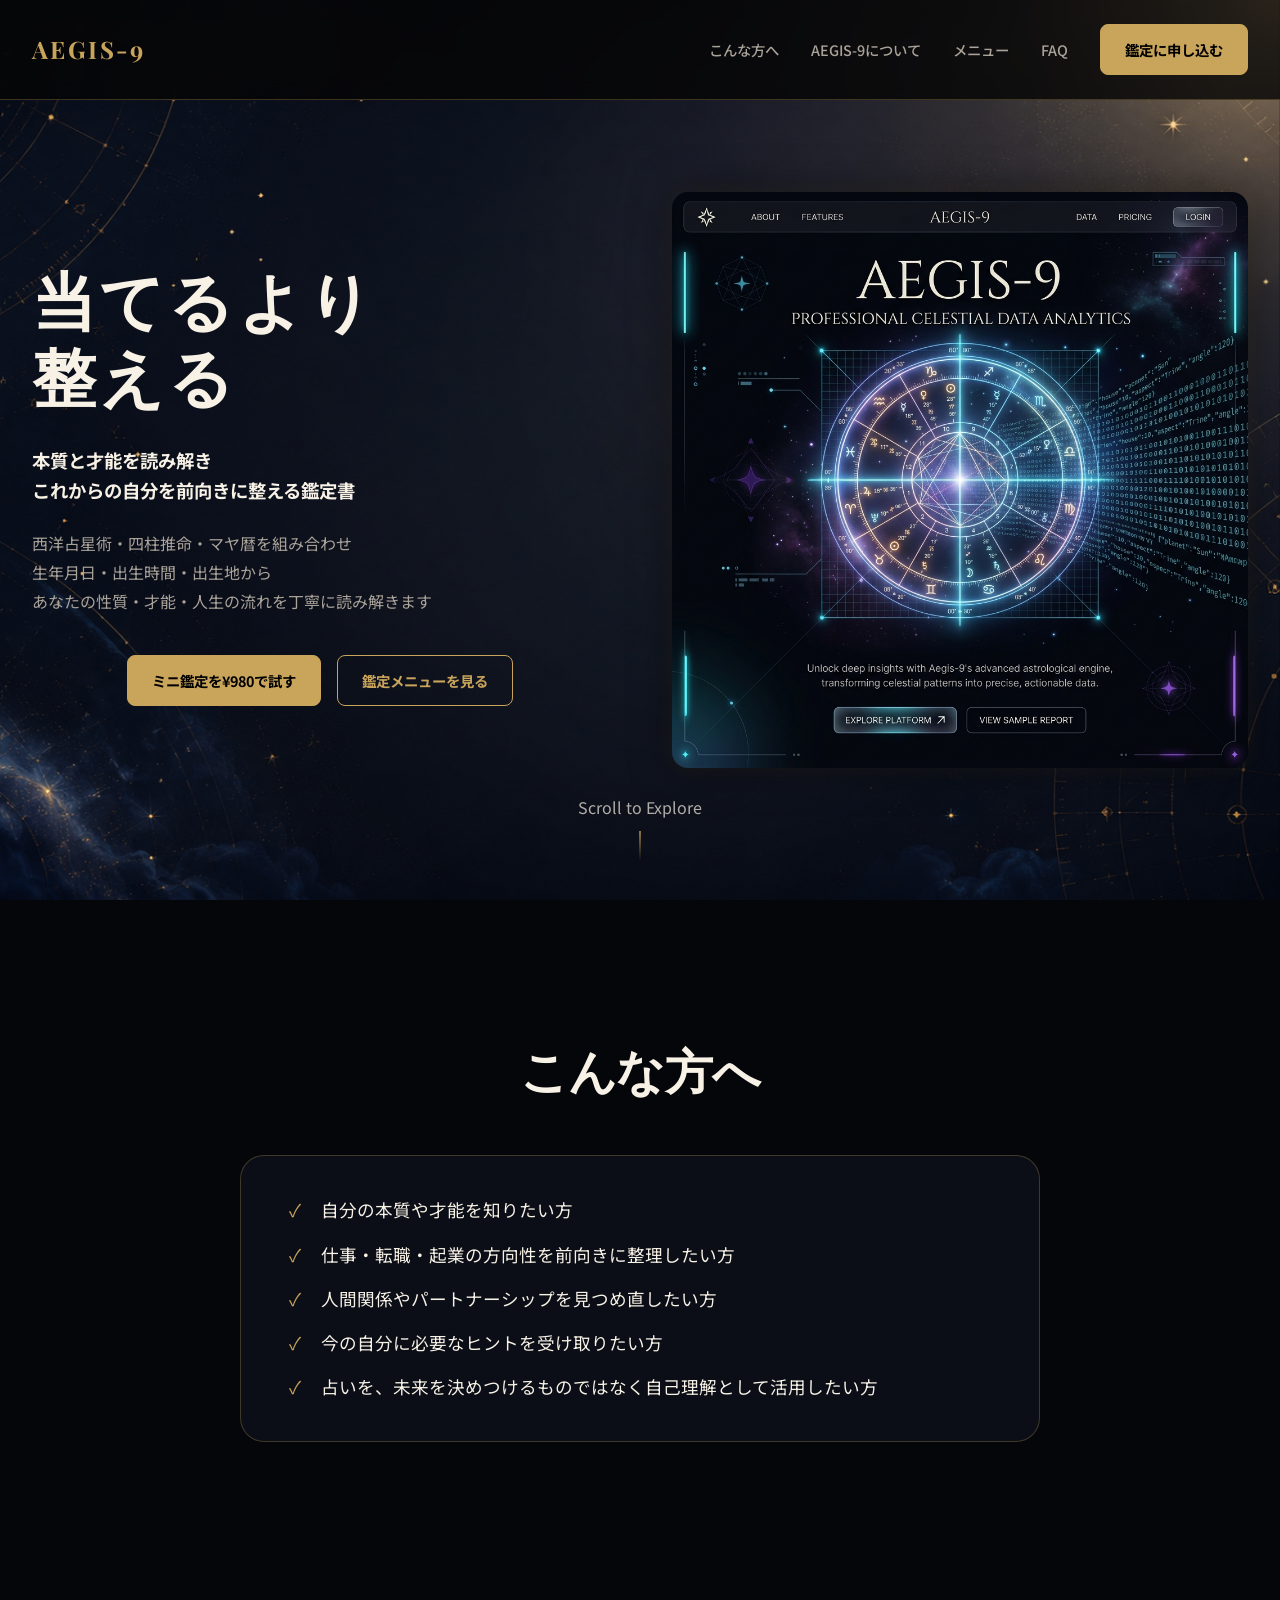
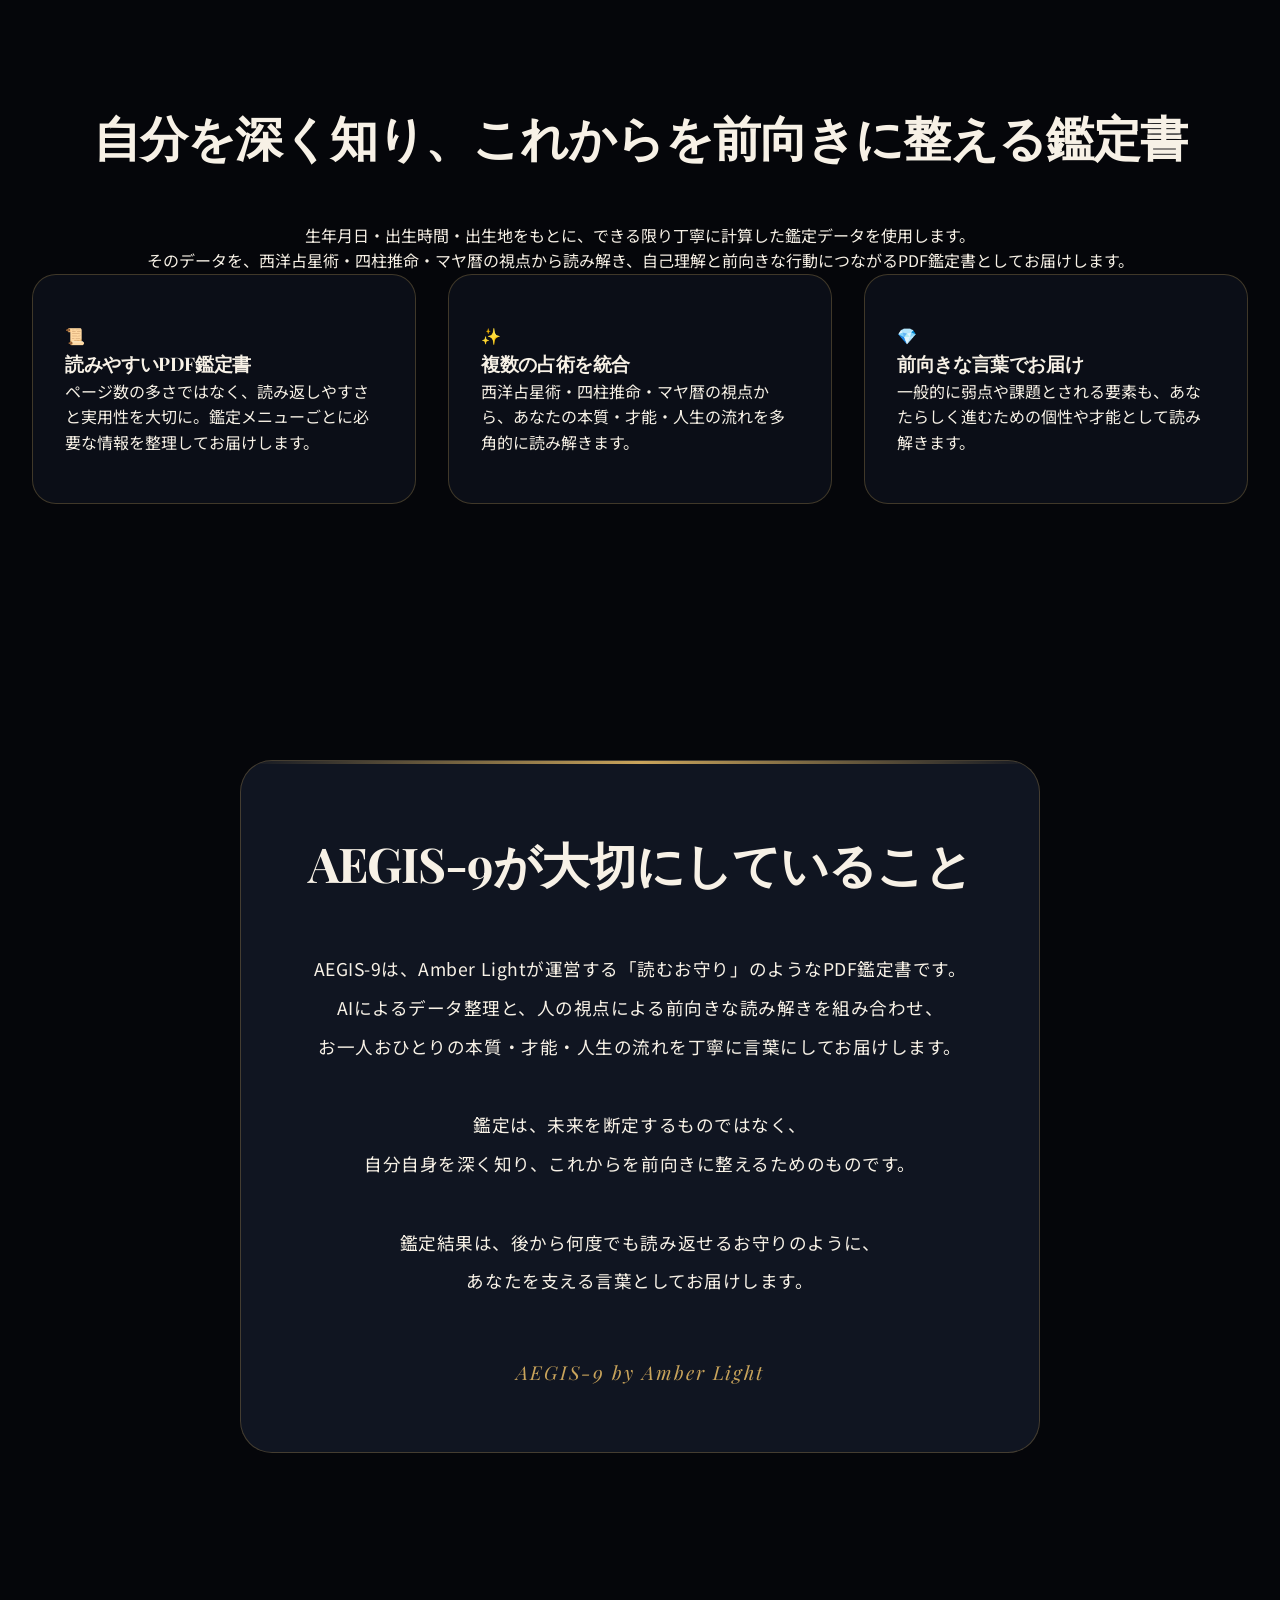
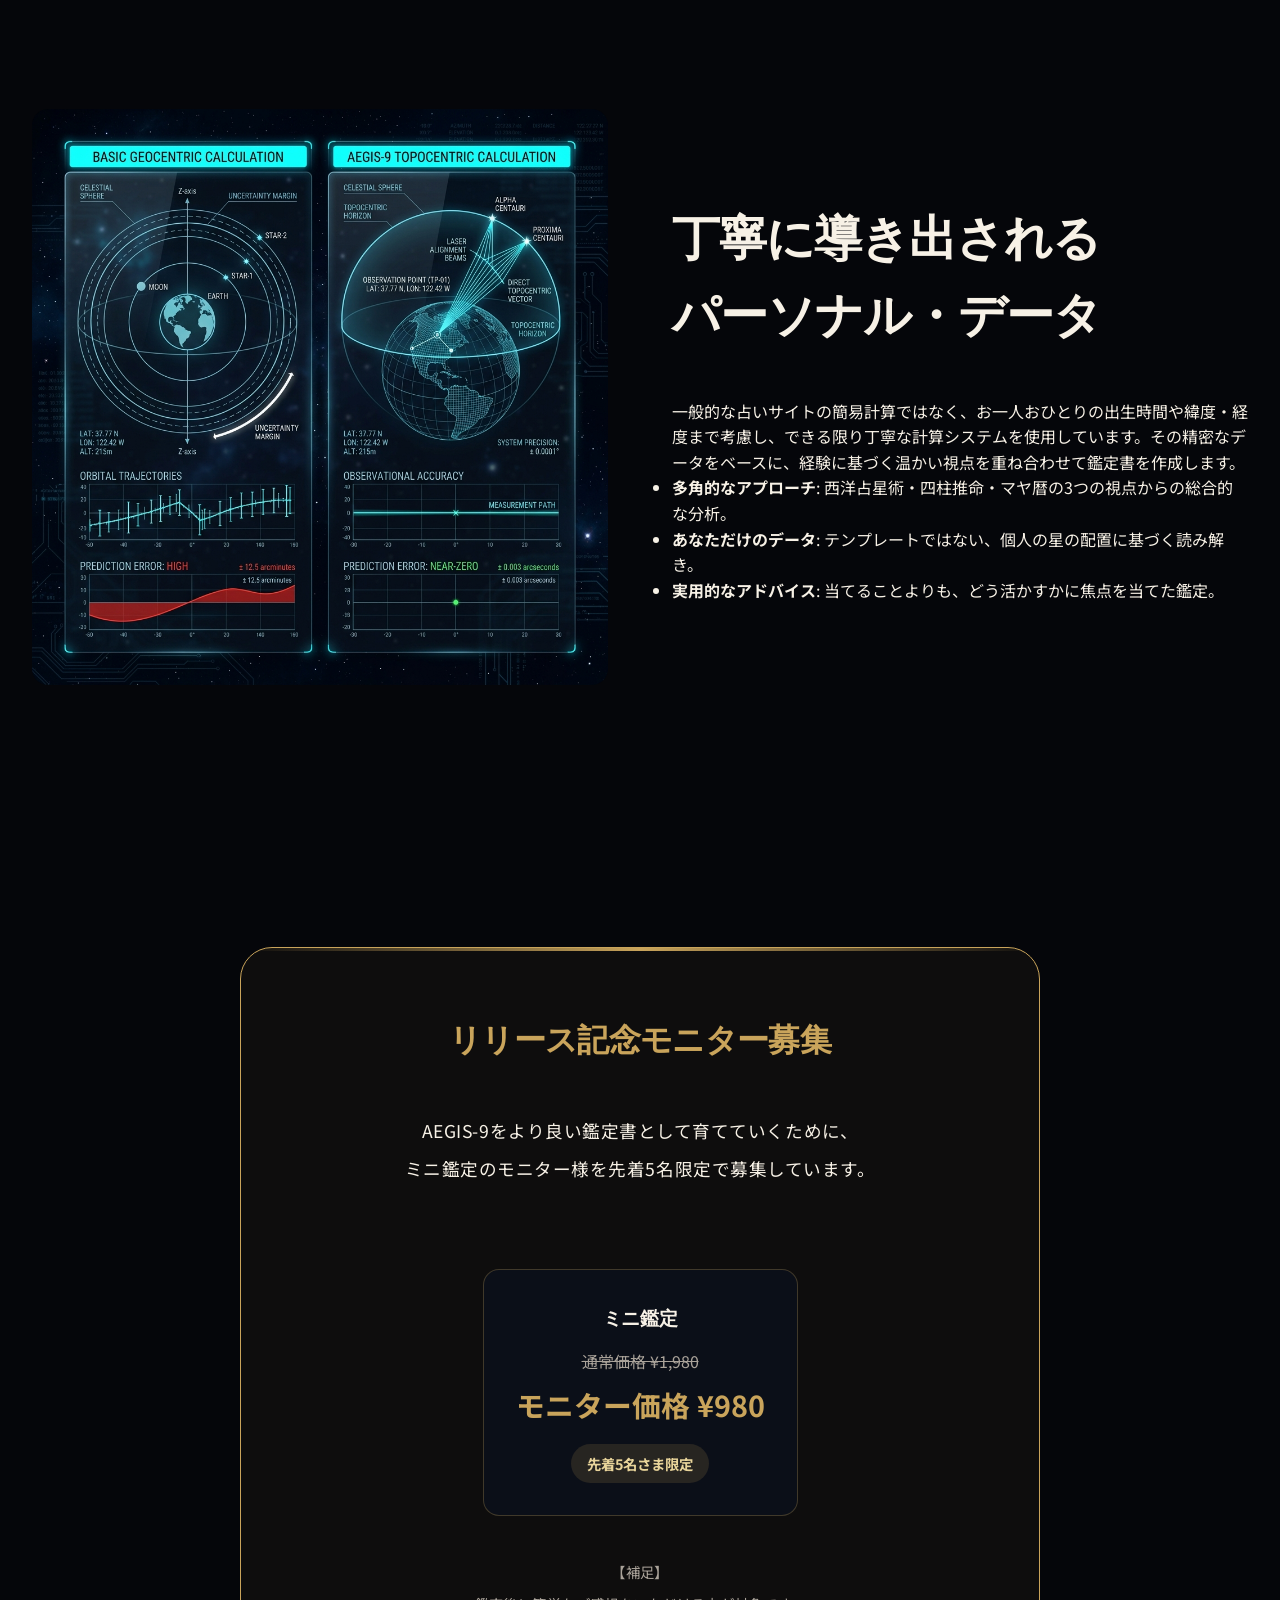
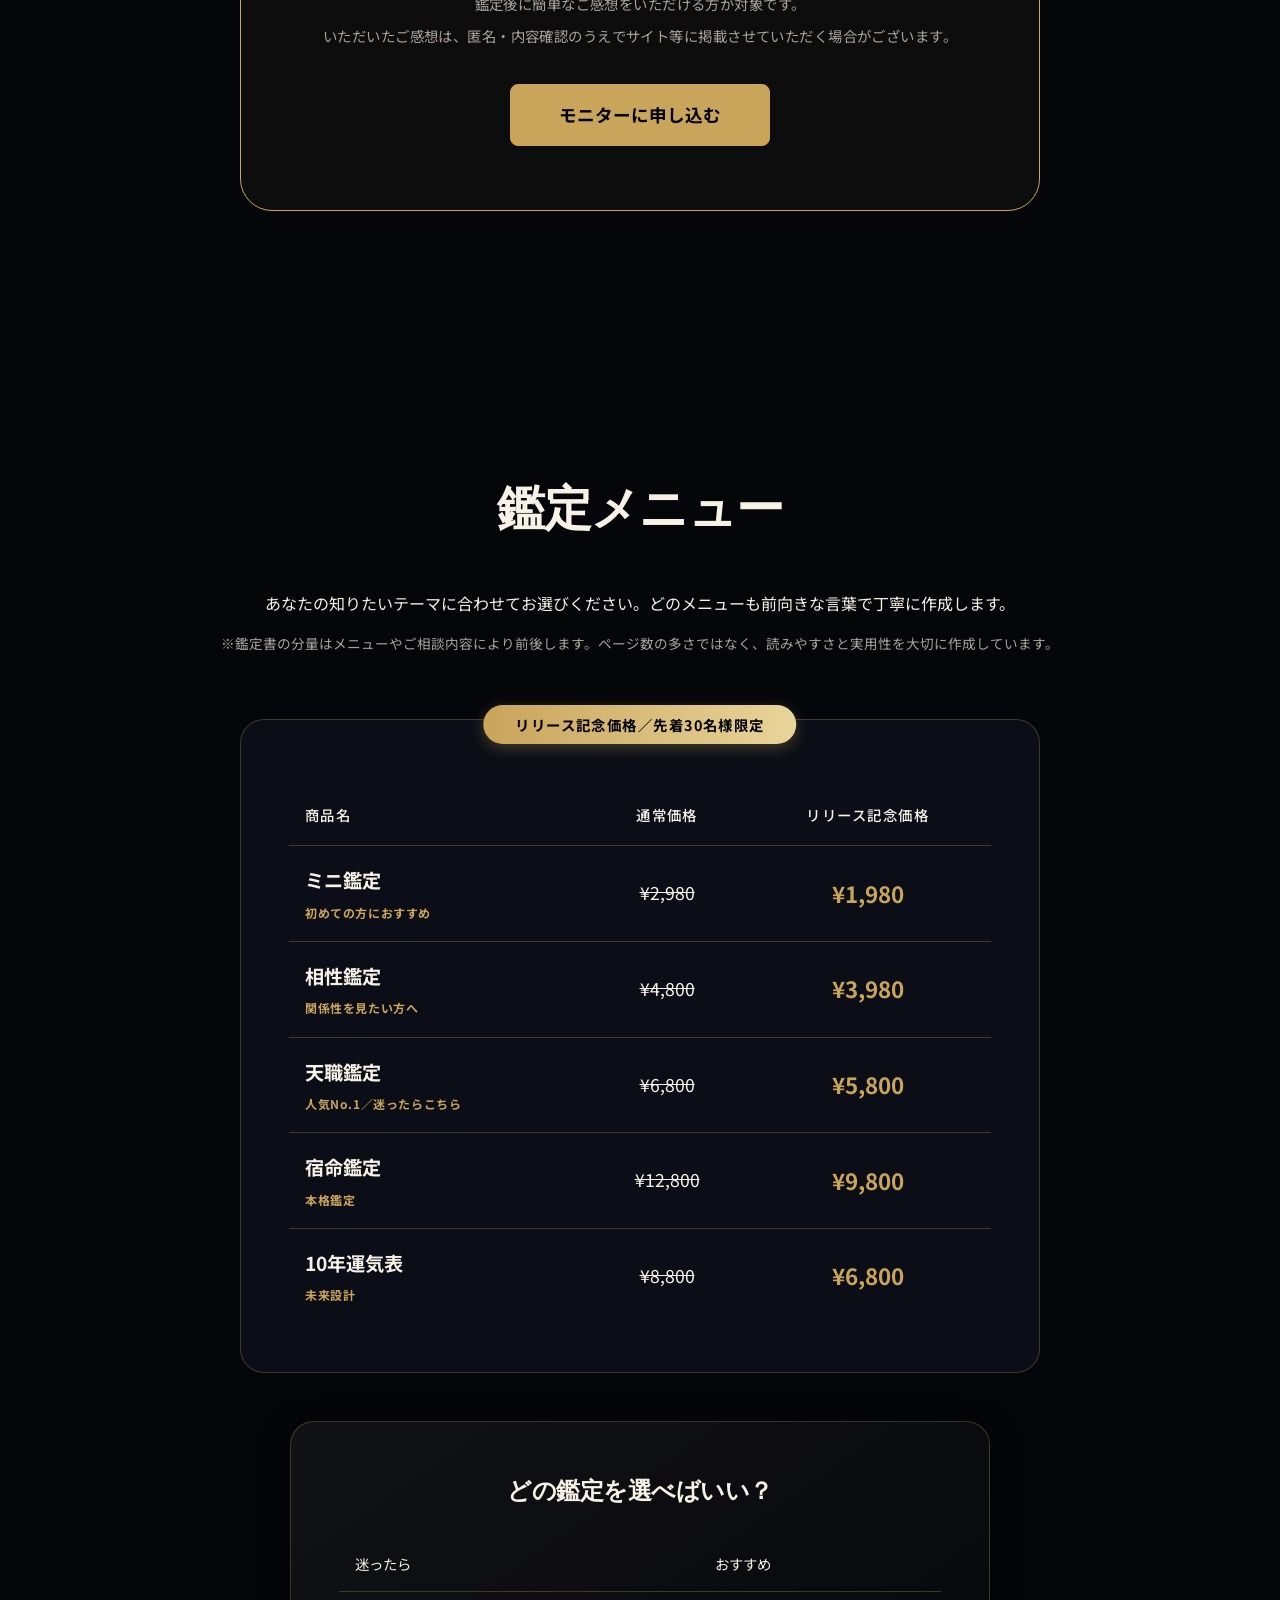
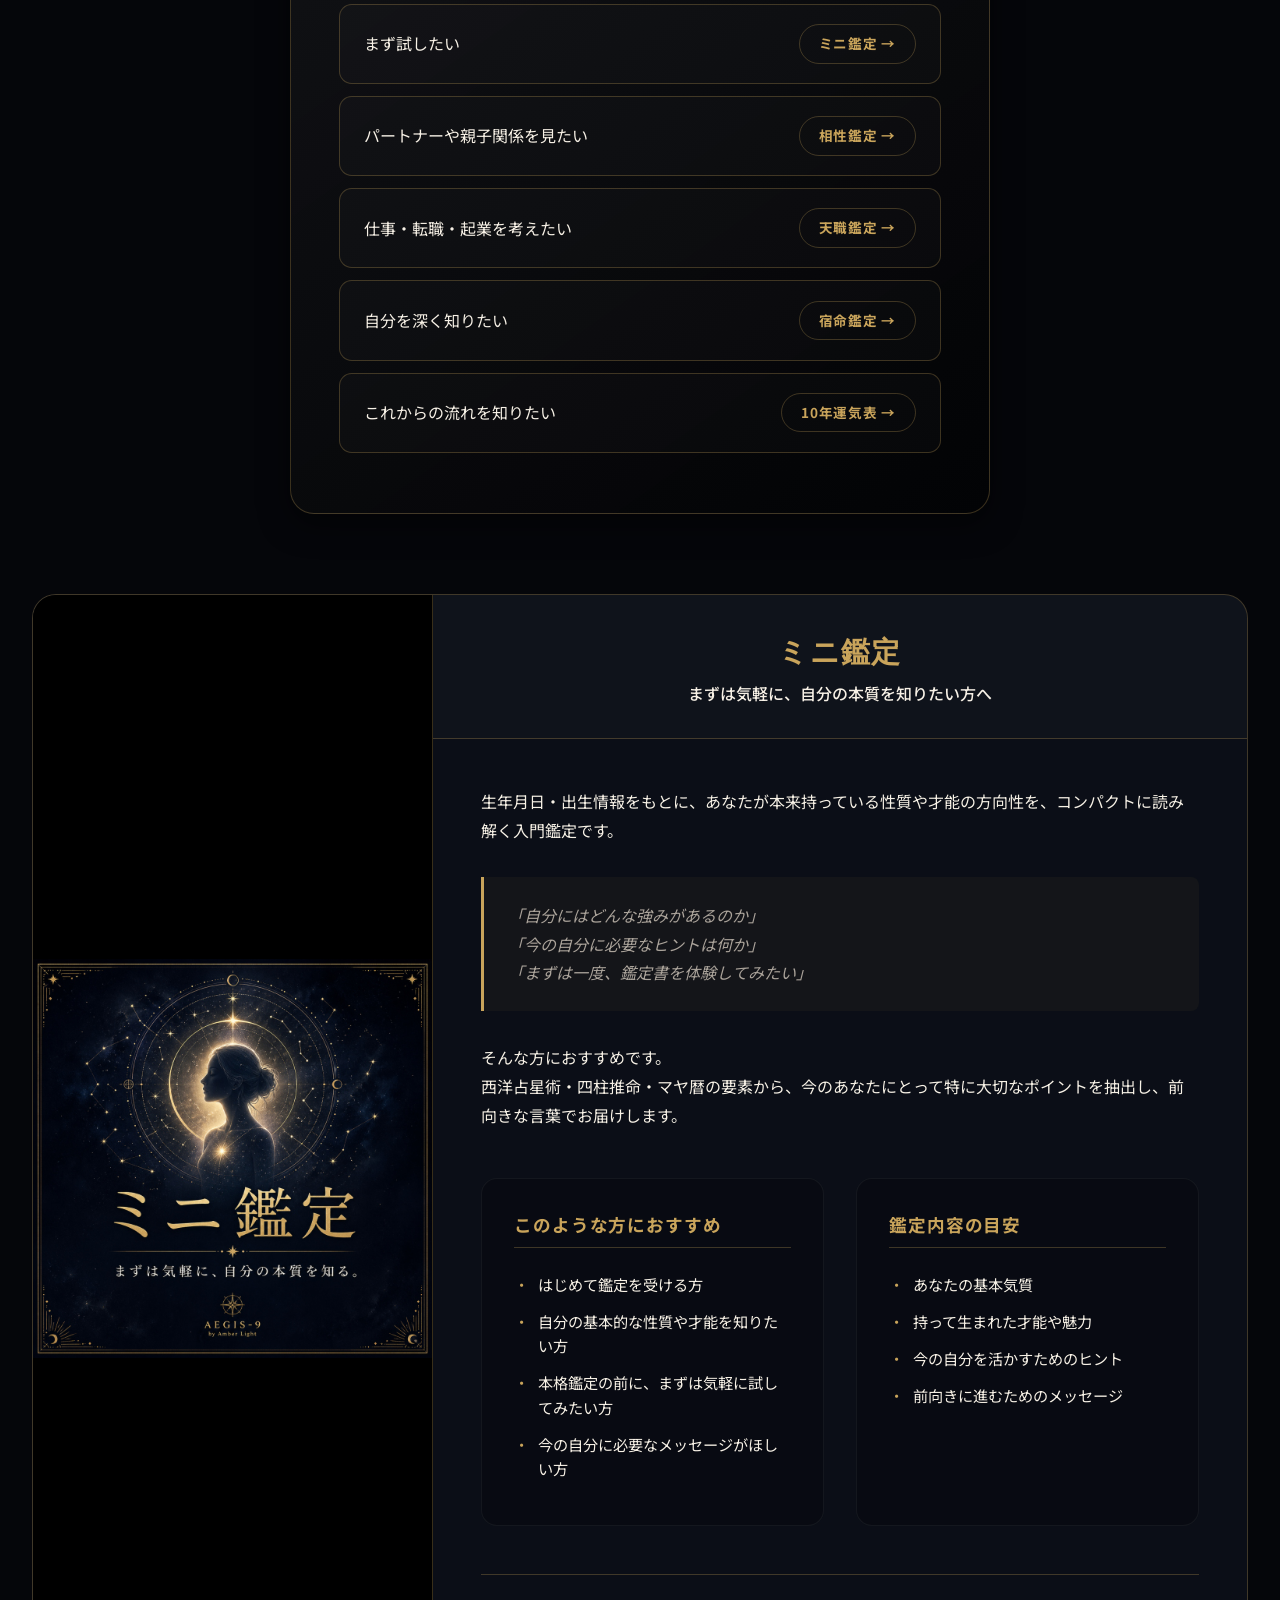
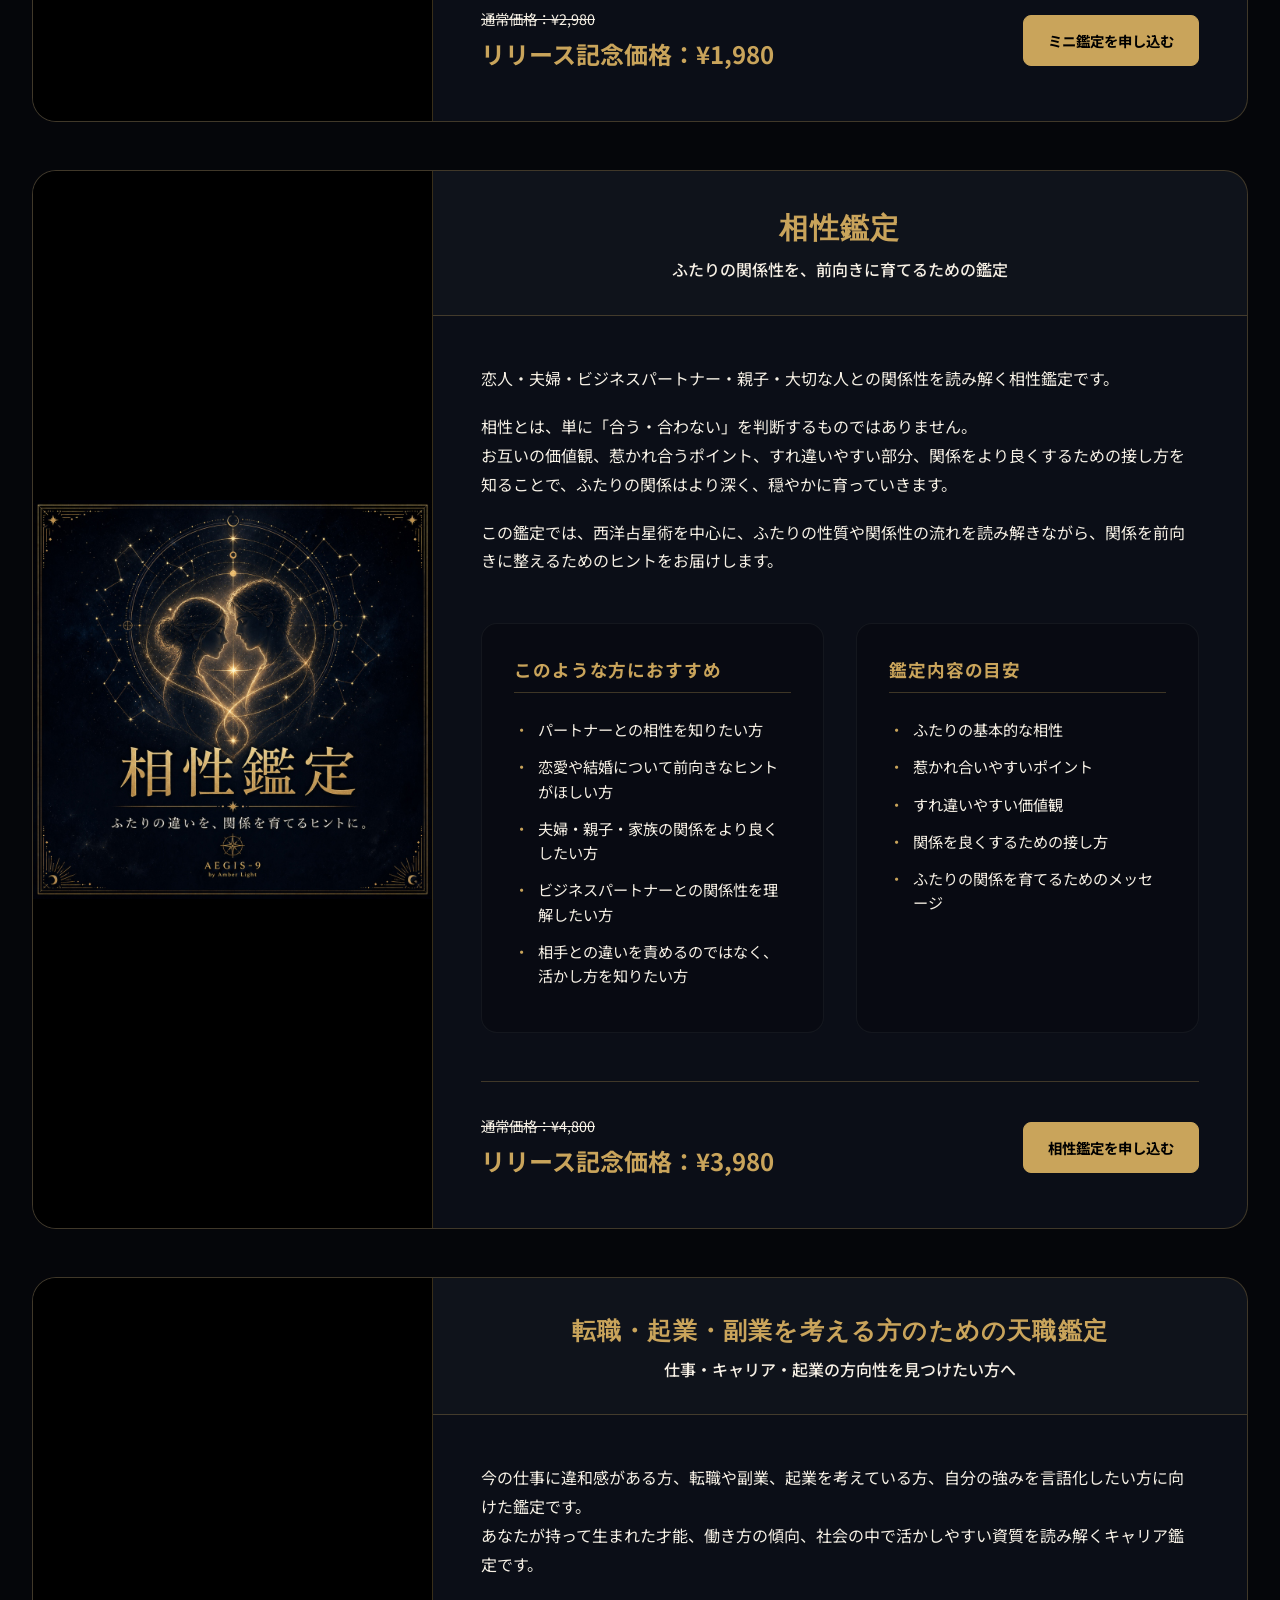
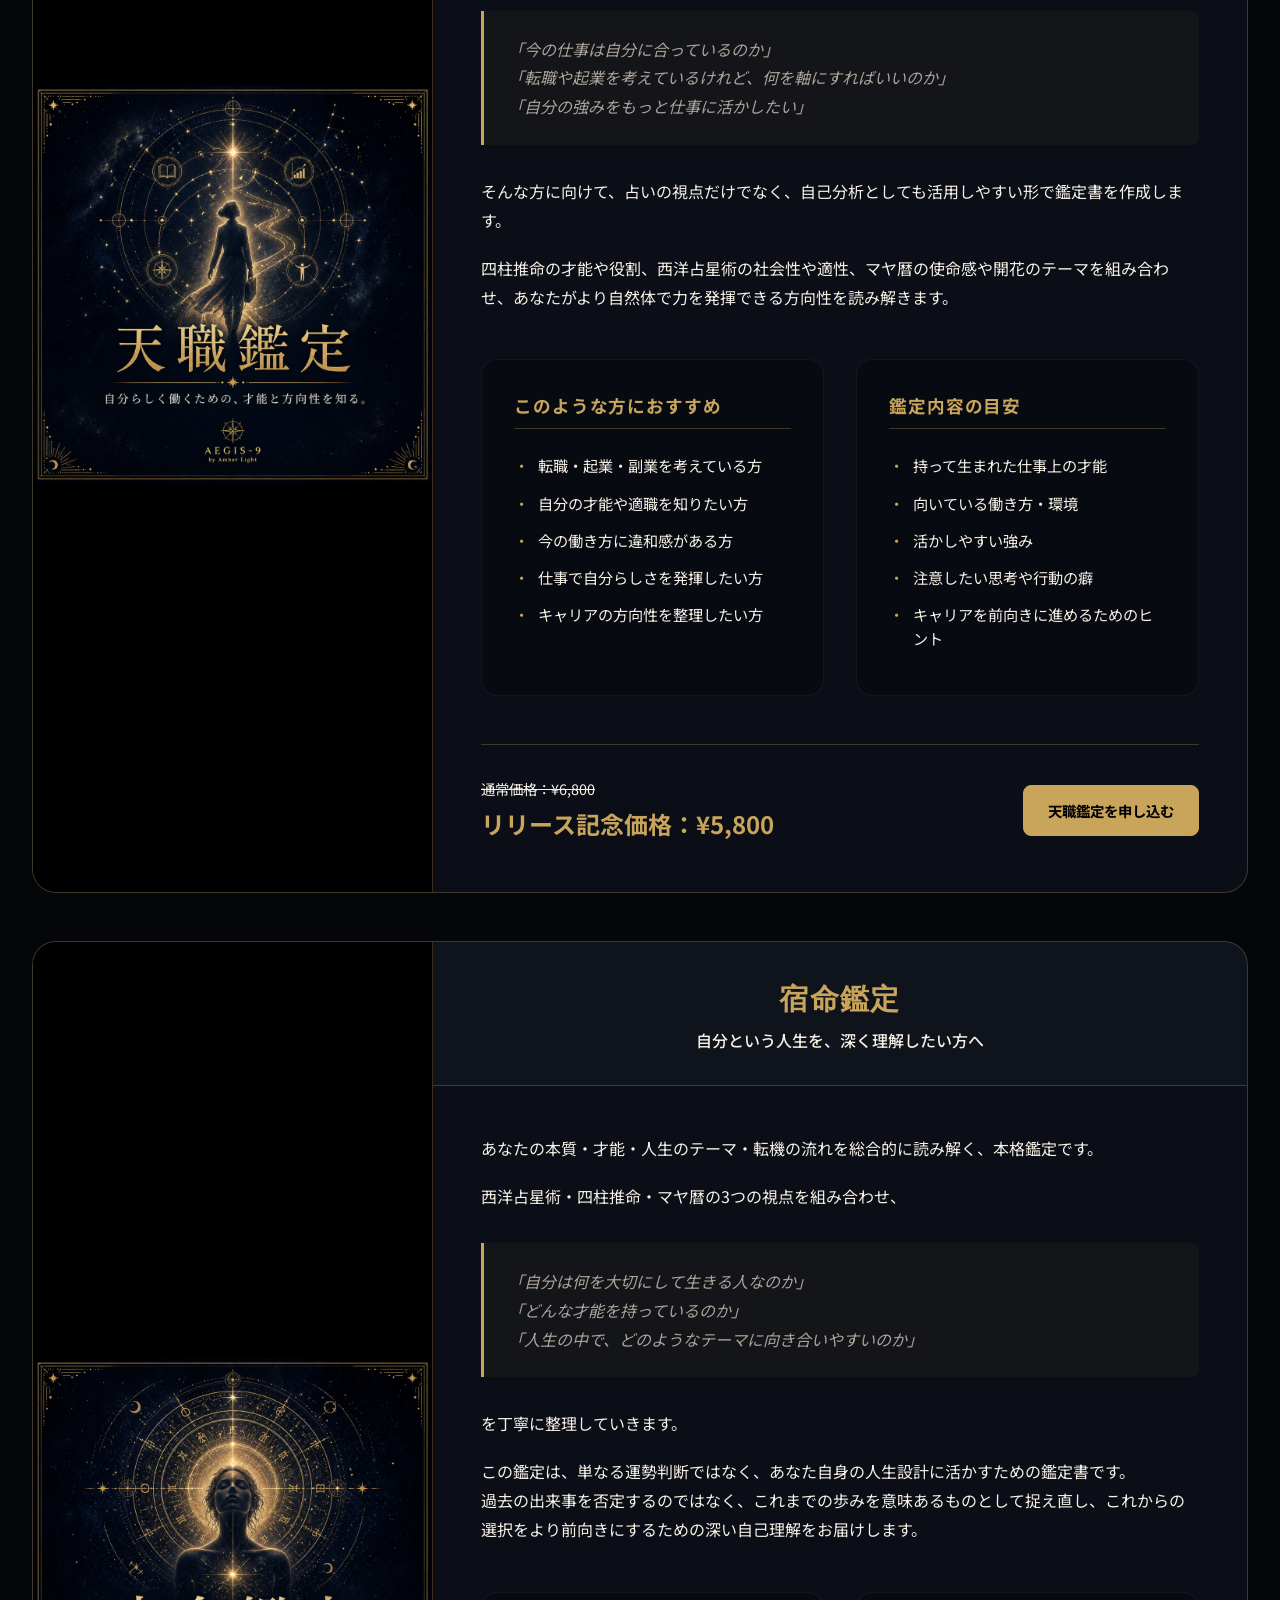
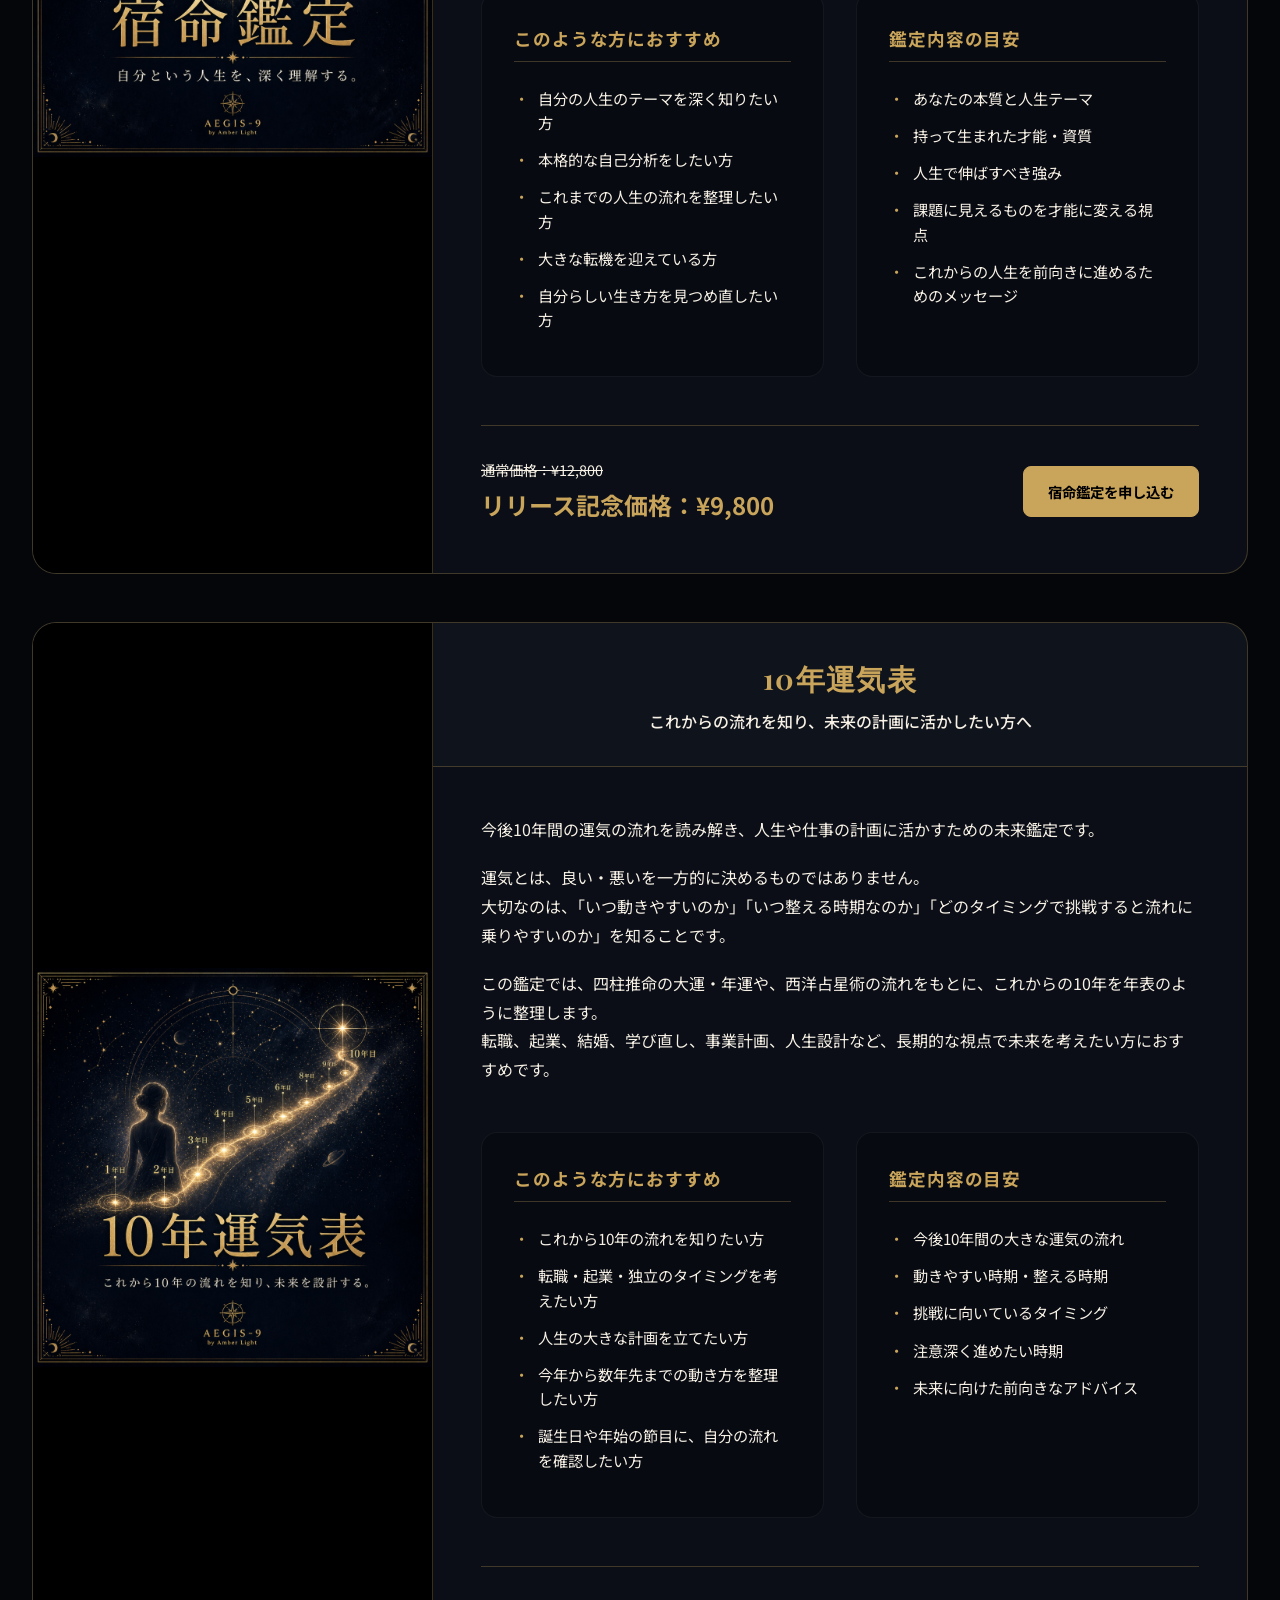
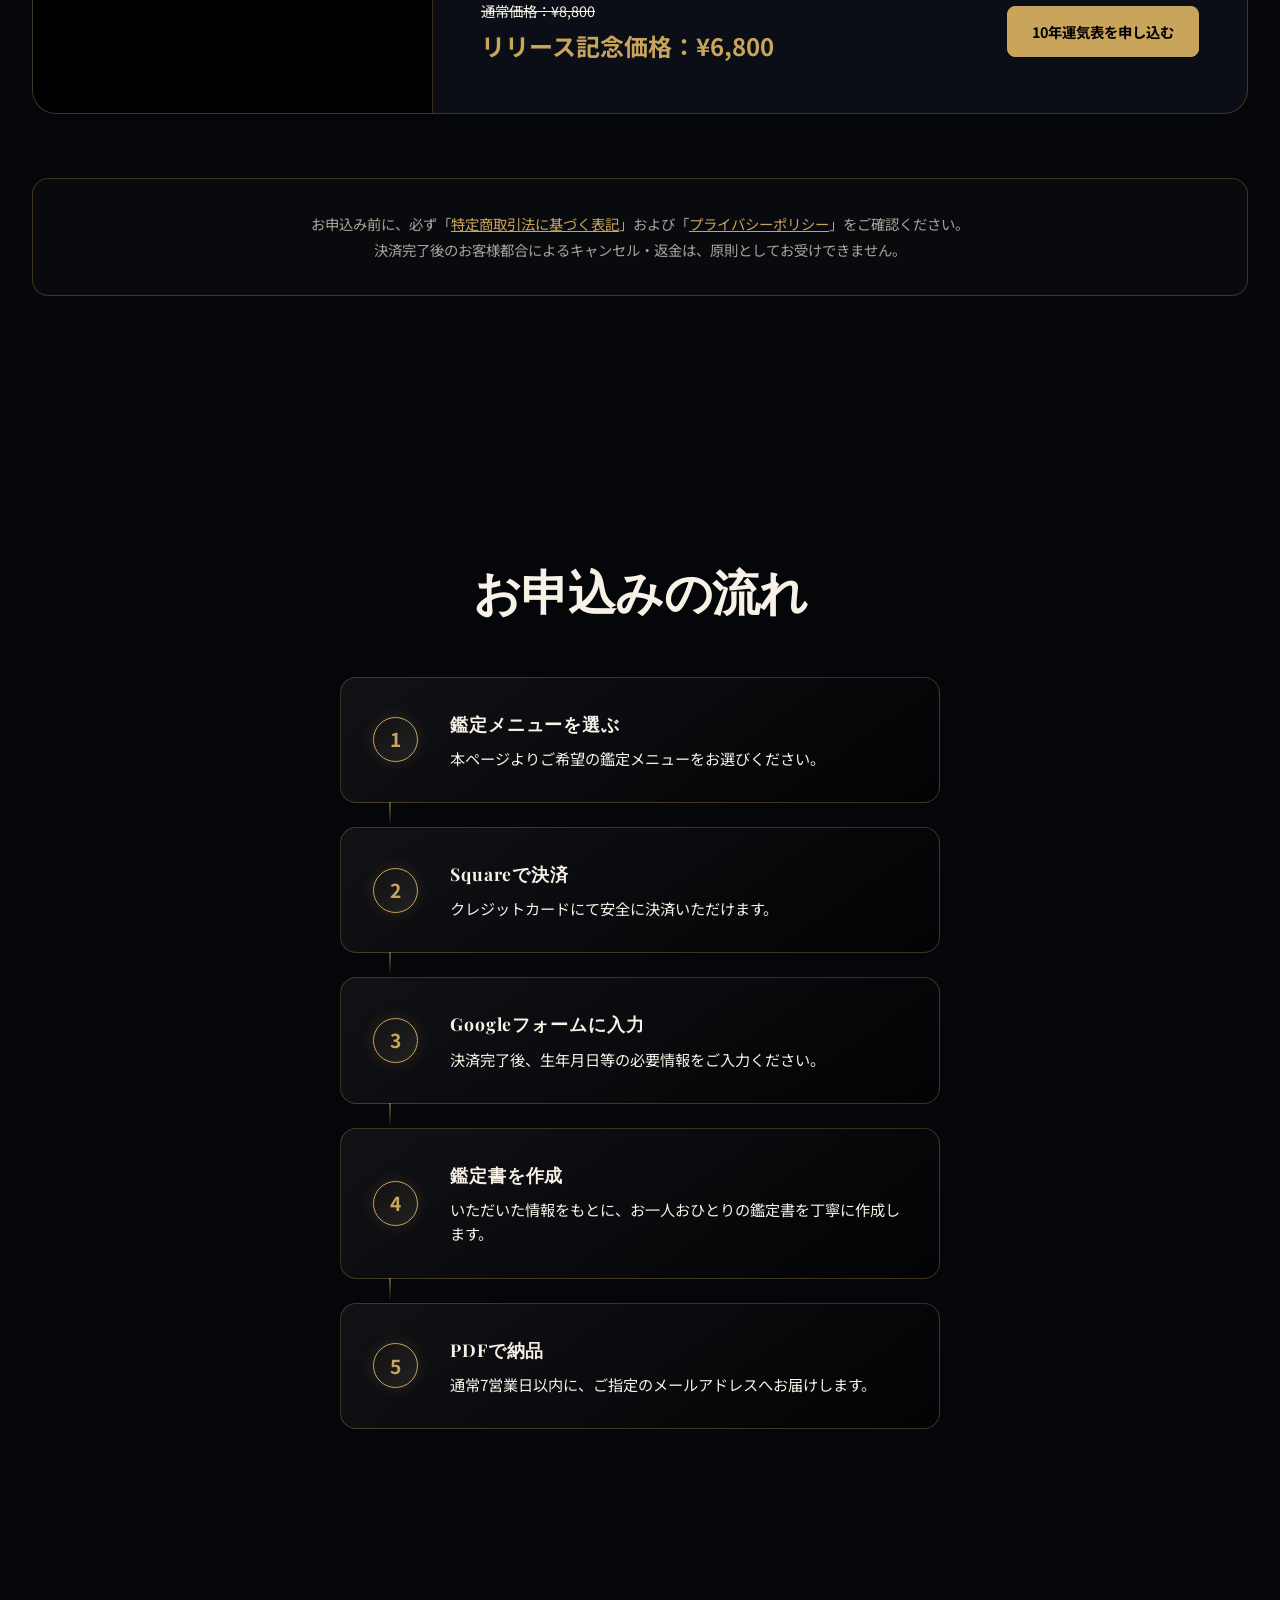
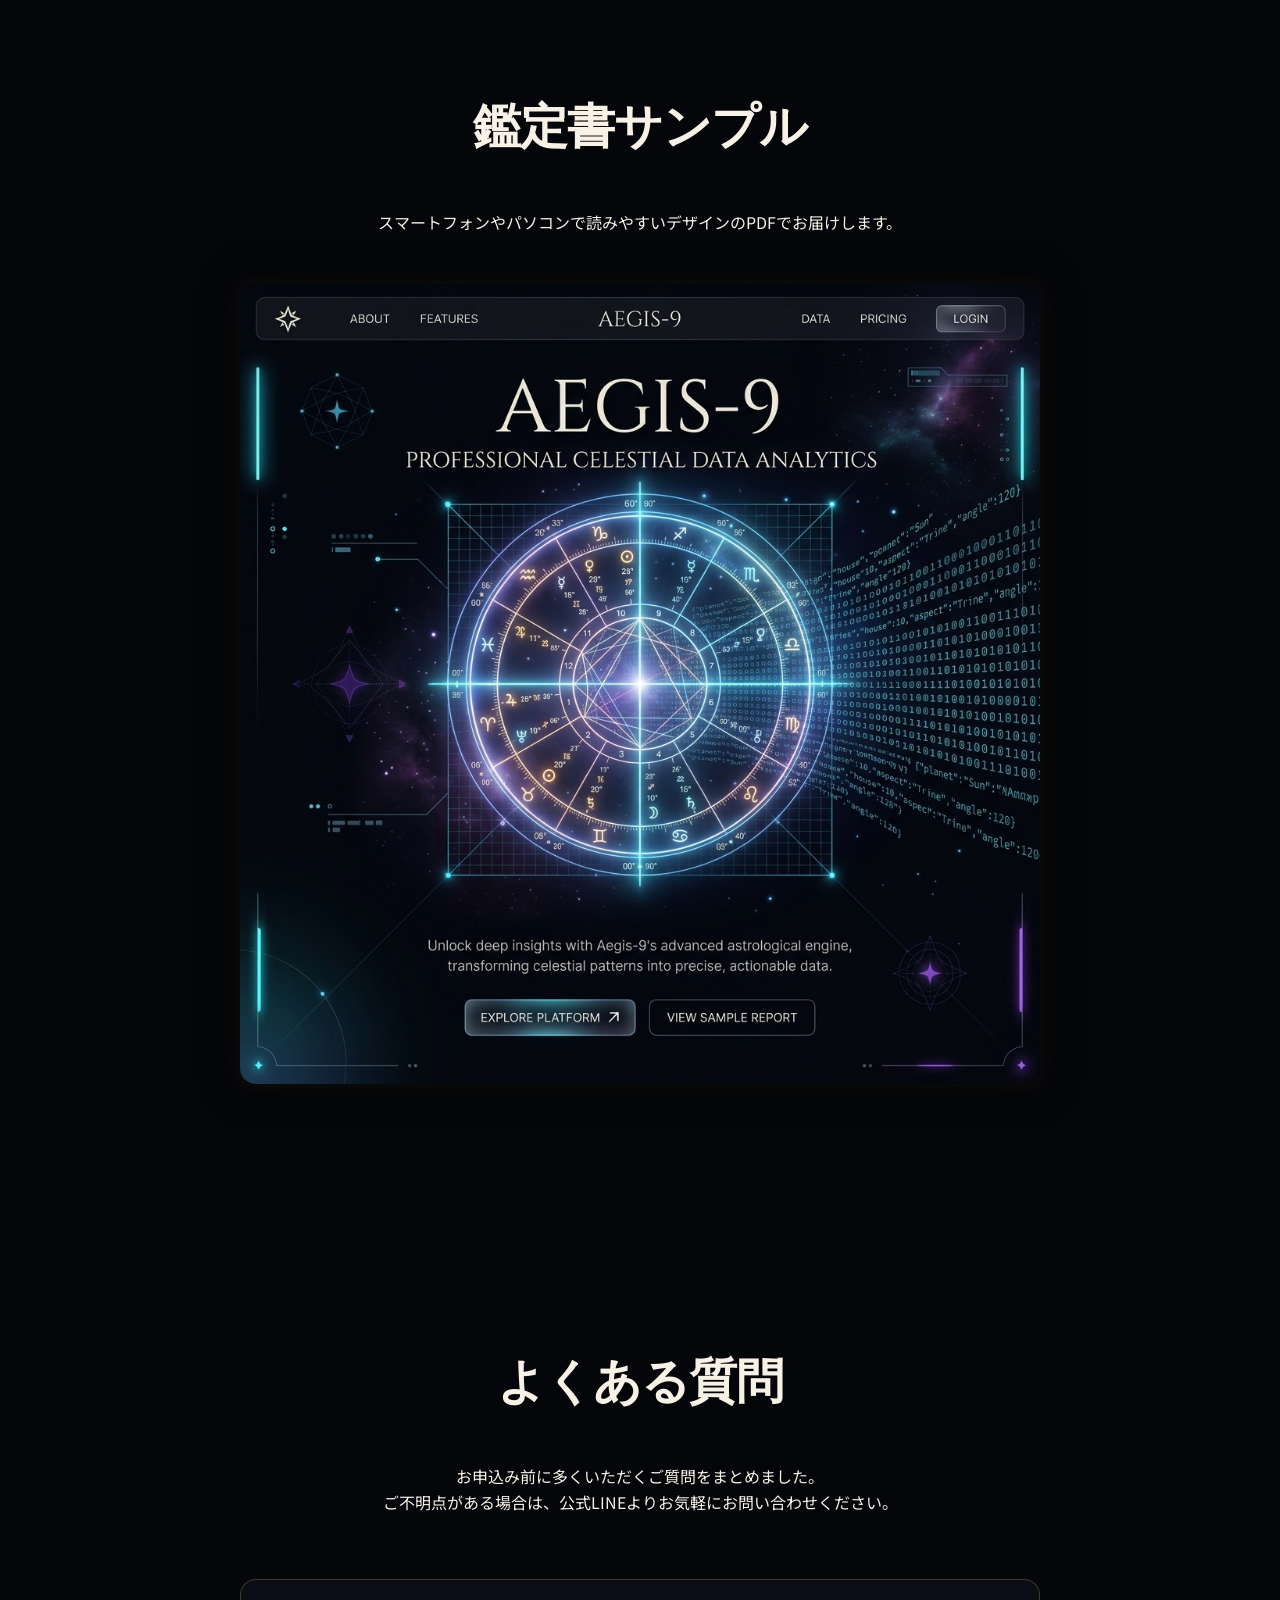
<file: index.html>
<!DOCTYPE html>
<html lang="ja">
<head>
    <meta charset="UTF-8">
    <meta name="viewport" content="width=device-width, initial-scale=1.0">
    <title>AEGIS-9｜本質と才能を前向きに読み解く鑑定書</title>
    <meta name="description" content="AEGIS-9は、西洋占星術・四柱推命・マヤ暦を組み合わせ、本質・才能・人生の流れを前向きに読み解く鑑定サービスです。未来を断定するのではなく、自分を深く知り、これからを整えるための鑑定書をお届けします。">
    
    <!-- Structured Data -->
    <script type="application/ld+json">
    {
      "@context": "https://schema.org",
      "@type": "Organization",
      "name": "Amber Light 合同会社",
      "url": "https://aegis-09.amberlight.co.jp/",
      "brand": {
        "@type": "Brand",
        "name": "AEGIS-9 鑑定室"
      },
      "email": "info@amberlight.co.jp",
      "logo": "https://aegis-09.amberlight.co.jp/ogp.png"
    }
    </script>
    <script type="application/ld+json">
    {
      "@context": "https://schema.org",
      "@type": "Service",
      "name": "AEGIS-9 PDF鑑定書",
      "serviceType": "PDF鑑定書・自己理解鑑定",
      "provider": {
        "@type": "Organization",
        "name": "Amber Light 合同会社",
        "url": "https://aegis-09.amberlight.co.jp/"
      },
      "areaServed": "JP",
      "description": "西洋占星術・四柱推命・マヤ暦を組み合わせ、生年月日・出生時間・出生地をもとに本質・才能・人生の流れを前向きに読み解くPDF鑑定書サービスです。",
      "offers": [
        {
          "@type": "Offer",
          "name": "ミニ鑑定",
          "price": "1980",
          "priceCurrency": "JPY",
          "availability": "https://schema.org/InStock"
        },
        {
          "@type": "Offer",
          "name": "天職鑑定",
          "price": "5800",
          "priceCurrency": "JPY",
          "availability": "https://schema.org/InStock"
        }
      ]
    }
    </script>

    <!-- OGP -->
    <meta property="og:title" content="AEGIS-9｜当てるより、整える。">
    <meta property="og:description" content="本質と才能を読み解き、これからの自分を前向きに整える鑑定書。西洋占星術・四柱推命・マヤ暦を組み合わせ、自己理解のための言葉をお届けします。">
    <meta property="og:type" content="website">
    <meta property="og:url" content="https://aegis-09.amberlight.co.jp/">
    <meta property="og:image" content="https://aegis-09.amberlight.co.jp/ogp.png">
    <meta name="twitter:card" content="summary_large_image">
    <!-- Fonts -->
    <link href="https://fonts.googleapis.com/css2?family=Playfair+Display:wght@400;700&family=JetBrains+Mono:wght@300;500&family=Noto+Sans+JP:wght@300;400;700&display=swap" rel="stylesheet">
    
    <link rel="stylesheet" href="index.css?v=1.4">
</head>
<body>
    <div class="glow-overlay"></div>

    <nav class="nav-bar">
        <div class="container nav-content">
            <a href="#" class="logo">AEGIS-9</a>
            <div class="menu-toggle" aria-label="Toggle Menu">
                <span></span>
                <span></span>
                <span></span>
            </div>
            <ul class="nav-links">
                <li><a href="#for-you">こんな方へ</a></li>
                <li><a href="#about">AEGIS-9について</a></li>
                <li><a href="#pricing">メニュー</a></li>
                <li><a href="#faq">FAQ</a></li>
                <li><a href="#pricing" class="btn-primary">鑑定に申し込む</a></li>
            </ul>
        </div>
    </nav>

    <header class="hero">
        <div class="container hero-container">
            <div class="hero-text fade-in">
                <h1 style="font-size: clamp(2.5rem, 6vw, 4rem); letter-spacing: 0.05em; line-height: 1.2;">当てるより<br>整える</h1>
                <p style="font-size: 1.15rem; margin-bottom: 1.5rem; color: var(--text); font-weight: 700;">
                    本質と才能を読み解き<br>
                    これからの自分を前向きに整える鑑定書
                </p>
                <p style="font-size: 1rem; line-height: 1.8;">
                    西洋占星術・四柱推命・マヤ暦を組み合わせ<br>
                    生年月日・出生時間・出生地から<br>
                    あなたの性質・才能・人生の流れを丁寧に読み解きます
                </p>
                <div class="hero-btns" style="display: flex; gap: 1rem; flex-wrap: wrap; justify-content: center;">
                    <a href="#monitor" class="btn-primary">ミニ鑑定を¥980で試す</a>
                    <a href="#pricing" class="btn-outline">鑑定メニューを見る</a>
                </div>
            </div>
            <div class="hero-visual fade-in">
                <img src="hero.png" alt="Aegis-9 Concept" class="hero-img">
            </div>
        </div>
        
        <div class="scroll-indicator-wrap">
            <span class="scroll-text">Scroll to Explore</span>
            <div class="scroll-dot"></div>
        </div>
    </header>

    
    <main>
<section id="for-you" class="section">
            <div class="container">
                <h2 class="section-title text-center">こんな方へ</h2>
                <div class="features-grid" style="grid-template-columns: 1fr; max-width: 800px; margin: 0 auto;">
                    <div class="feature-card" style="padding: 2.5rem 3rem;">
                        <ul style="list-style: none; display: flex; flex-direction: column; gap: 1rem;">
                            <li style="position: relative; padding-left: 2rem; font-size: 1.1rem; color: var(--text);"><span style="position: absolute; left: 0; color: var(--gold);">✓</span>自分の本質や才能を知りたい方</li>
                            <li style="position: relative; padding-left: 2rem; font-size: 1.1rem; color: var(--text);"><span style="position: absolute; left: 0; color: var(--gold);">✓</span>仕事・転職・起業の方向性を前向きに整理したい方</li>
                            <li style="position: relative; padding-left: 2rem; font-size: 1.1rem; color: var(--text);"><span style="position: absolute; left: 0; color: var(--gold);">✓</span>人間関係やパートナーシップを見つめ直したい方</li>
                            <li style="position: relative; padding-left: 2rem; font-size: 1.1rem; color: var(--text);"><span style="position: absolute; left: 0; color: var(--gold);">✓</span>今の自分に必要なヒントを受け取りたい方</li>
                            <li style="position: relative; padding-left: 2rem; font-size: 1.1rem; color: var(--text);"><span style="position: absolute; left: 0; color: var(--gold);">✓</span>占いを、未来を決めつけるものではなく自己理解として活用したい方</li>
                        </ul>
                    </div>
                </div>
            </div>
        </section>
<section id="about" class="about-report section">
            <div class="container">
                <h2 class="section-title text-center">自分を深く知り、これからを前向きに整える鑑定書</h2>
                <div class="text-center section-desc">
                    <p>生年月日・出生時間・出生地をもとに、できる限り丁寧に計算した鑑定データを使用します。<br>
                    そのデータを、西洋占星術・四柱推命・マヤ暦の視点から読み解き、自己理解と前向きな行動につながるPDF鑑定書としてお届けします。</p>
                </div>
                <div class="features-grid">
                    <div class="feature-card">
                        <div class="icon">📜</div>
                        <h3>読みやすいPDF鑑定書</h3>
                        <p>ページ数の多さではなく、読み返しやすさと実用性を大切に。鑑定メニューごとに必要な情報を整理してお届けします。</p>
                    </div>
                    <div class="feature-card">
                        <div class="icon">✨</div>
                        <h3>複数の占術を統合</h3>
                        <p>西洋占星術・四柱推命・マヤ暦の視点から、あなたの本質・才能・人生の流れを多角的に読み解きます。</p>
                    </div>
                    <div class="feature-card">
                        <div class="icon">💎</div>
                        <h3>前向きな言葉でお届け</h3>
                        <p>一般的に弱点や課題とされる要素も、あなたらしく進むための個性や才能として読み解きます。</p>
                    </div>
                </div>
            </div>
        </section>
<section id="operator" class="operator section">
            <div class="container">
                <div class="operator-card fade-in">
                    <h2 class="section-title text-center">AEGIS-9が大切にしていること</h2>
                    <div class="operator-content">
                        <p>AEGIS-9は、Amber Lightが運営する「読むお守り」のようなPDF鑑定書です。<br>
                        AIによるデータ整理と、人の視点による前向きな読み解きを組み合わせ、<br>
                        お一人おひとりの本質・才能・人生の流れを丁寧に言葉にしてお届けします。</p>
                        
                        <p>鑑定は、未来を断定するものではなく、<br>
                        自分自身を深く知り、これからを前向きに整えるためのものです。</p>
                        <p>鑑定結果は、後から何度でも読み返せるお守りのように、<br>あなたを支える言葉としてお届けします。</p>
                        <div class="operator-signature">
                            <span>AEGIS-9 by Amber Light</span>
                        </div>
                    </div>
                </div>
            </div>
        </section>
<section id="accuracy" class="accuracy section">
            <div class="container">
                <div class="split-view reverse">
                    <div class="data-text">
                        <h2 class="section-title">丁寧に導き出される<br><span class="subtitle">パーソナル・データ</span></h2>
                        <p>一般的な占いサイトの簡易計算ではなく、お一人おひとりの出生時間や緯度・経度まで考慮し、できる限り丁寧な計算システムを使用しています。その精密なデータをベースに、経験に基づく温かい視点を重ね合わせて鑑定書を作成します。</p>
                        <ul class="data-list gold">
                            <li><strong>多角的なアプローチ</strong>: 西洋占星術・四柱推命・マヤ暦の3つの視点からの総合的な分析。</li>
                            <li><strong>あなただけのデータ</strong>: テンプレートではない、個人の星の配置に基づく読み解き。</li>
                            <li><strong>実用的なアドバイス</strong>: 当てることよりも、どう活かすかに焦点を当てた鑑定。</li>
                        </ul>
                    </div>
                    <div class="visual-panel">
                        <img src="accuracy.png" alt="Accuracy Comparison" class="comparison-img">
                    </div>
                </div>
            </div>
        </section>

        <!-- Monitor Section -->
        <section id="monitor" class="section">
            <div class="container">
                <div class="operator-card fade-in" style="background: rgba(201, 164, 91, 0.05); border: 1px solid var(--gold);">
                    <h2 class="section-title text-center" style="font-size: 2rem; color: var(--gold);">リリース記念モニター募集</h2>
                    <div class="operator-content text-center">
                        <p>AEGIS-9をより良い鑑定書として育てていくために、<br>
                        ミニ鑑定のモニター様を先着5名限定で募集しています。</p>
                        
                        <div style="margin: 2.5rem 0; padding: 2rem; background: var(--bg-soft); border-radius: 1rem; display: inline-block; text-align: center; border: 1px solid var(--glass-border);">
                            <h3 style="color: var(--text); margin-bottom: 1rem; font-size: 1.2rem;">ミニ鑑定</h3>
                            <div style="display: flex; flex-direction: column; gap: 0.5rem;">
                                <span style="text-decoration: line-through; color: var(--muted); font-size: 1rem;">通常価格 ¥1,980</span>
                                <span style="color: var(--gold); font-size: 1.8rem; font-weight: 700;">モニター価格 ¥980</span>
                            </div>
                            <div style="margin-top: 1rem; color: var(--gold-light); font-size: 0.9rem; font-weight: bold; background: rgba(201, 164, 91, 0.15); padding: 0.5rem 1rem; border-radius: 2rem; display: inline-block;">先着5名さま限定</div>
                        </div>

                        <p style="font-size: 0.9rem; color: var(--muted);">
                            【補足】<br>
                            鑑定後に簡単なご感想をいただける方が対象です。<br>
                            いただいたご感想は、匿名・内容確認のうえでサイト等に掲載させていただく場合がございます。
                        </p>

                        <div style="margin-top: 2rem;">
                            <a href="https://square.link/u/jEoQCHUQ" class="btn-primary" target="_blank" rel="noopener" style="padding: 1rem 3rem; font-size: 1.1rem;">モニターに申し込む</a>
                        </div>
                    </div>
                </div>
            </div>
        </section>

<section id="pricing" class="pricing section">
            <div class="container">
                <h2 class="section-title text-center">鑑定メニュー</h2>
                <p class="text-center section-desc">
                    あなたの知りたいテーマに合わせてお選びください。どのメニューも前向きな言葉で丁寧に作成します。<br>
                    <span style="font-size:0.85rem; color:var(--muted); display:block; margin-top:1rem;">※鑑定書の分量はメニューやご相談内容により前後します。ページ数の多さではなく、読みやすさと実用性を大切に作成しています。</span>
                </p>
                <div class="pricing-table-container">
                    <div class="opening-campaign-badge">リリース記念価格／先着30名様限定</div>
                    <table class="pricing-table">
                        <thead>
                            <tr>
                                <th>商品名</th>
                                <th>通常価格</th>
                                <th>リリース記念価格</th>
                            </tr>
                        </thead>
                        <tbody>
                            <tr>
                                <td>ミニ鑑定<br><span class="menu-label">初めての方におすすめ</span></td>
                                <td class="strike">¥2,980</td>
                                <td class="highlight">¥1,980</td>
                            </tr>
                            <tr>
                                <td>相性鑑定<br><span class="menu-label">関係性を見たい方へ</span></td>
                                <td class="strike">¥4,800</td>
                                <td class="highlight">¥3,980</td>
                            </tr>
                            <tr>
                                <td>天職鑑定<br><span class="menu-label">人気No.1／迷ったらこちら</span></td>
                                <td class="strike">¥6,800</td>
                                <td class="highlight">¥5,800</td>
                            </tr>
                            <tr>
                                <td>宿命鑑定<br><span class="menu-label">本格鑑定</span></td>
                                <td class="strike">¥12,800</td>
                                <td class="highlight">¥9,800</td>
                            </tr>
                            <tr>
                                <td>10年運気表<br><span class="menu-label">未来設計</span></td>
                                <td class="strike">¥8,800</td>
                                <td class="highlight">¥6,800</td>
                            </tr>
                        </tbody>
                    </table>
                </div>
                
                <!-- Comparison Guide -->
                <div class="comparison-guide fade-in">
                    <h3 class="text-center" style="margin-bottom: 2rem; color: var(--accent-cyan); font-size: 1.5rem;">どの鑑定を選べばいい？</h3>
                    <div class="comparison-table-wrapper">
                        <table class="comparison-table">
                            <thead>
                                <tr>
                                    <th>迷ったら</th>
                                    <th>おすすめ</th>
                                </tr>
                            </thead>
                            <tbody>
                                <tr><td>まず試したい</td><td><a href="#mini" class="text-gold">ミニ鑑定 &rarr;</a></td></tr>
                                <tr><td>パートナーや親子関係を見たい</td><td><a href="#compatibility" class="text-gold">相性鑑定 &rarr;</a></td></tr>
                                <tr><td>仕事・転職・起業を考えたい</td><td><a href="#career" class="text-gold">天職鑑定 &rarr;</a></td></tr>
                                <tr><td>自分を深く知りたい</td><td><a href="#destiny" class="text-gold">宿命鑑定 &rarr;</a></td></tr>
                                <tr><td>これからの流れを知りたい</td><td><a href="#ten-years" class="text-gold">10年運気表 &rarr;</a></td></tr>
                            </tbody>
                        </table>
                    </div>
                </div>
                
                <div class="menu-details-list">
                    <!-- ミニ鑑定 -->
                    <div id="mini" class="menu-detail-card">
                        <div class="menu-card-image-wrapper">
                            <img src="aegis9-mini-reading-pdf.jpg" alt="AEGIS-9のミニ鑑定PDF鑑定書イメージ。自分の本質や才能を前向きに読み解く入門鑑定メニュー。" class="menu-card-image">
                        </div>
                        <div class="menu-card-content">
                            <div class="menu-detail-header">
                                <h3>ミニ鑑定</h3>
                            <p class="menu-subtitle">まずは気軽に、自分の本質を知りたい方へ</p>
                        </div>
                        <div class="menu-detail-body">
                            <p>生年月日・出生情報をもとに、あなたが本来持っている性質や才能の方向性を、コンパクトに読み解く入門鑑定です。</p>
                            <div class="menu-quote">
                                「自分にはどんな強みがあるのか」<br>
                                「今の自分に必要なヒントは何か」<br>
                                「まずは一度、鑑定書を体験してみたい」
                            </div>
                            <p>そんな方におすすめです。<br>西洋占星術・四柱推命・マヤ暦の要素から、今のあなたにとって特に大切なポイントを抽出し、前向きな言葉でお届けします。</p>
                            
                            <div class="menu-lists-grid">
                                <div class="menu-list-box">
                                    <h4>このような方におすすめ</h4>
                                    <ul>
                                        <li>はじめて鑑定を受ける方</li>
                                        <li>自分の基本的な性質や才能を知りたい方</li>
                                        <li>本格鑑定の前に、まずは気軽に試してみたい方</li>
                                        <li>今の自分に必要なメッセージがほしい方</li>
                                    </ul>
                                </div>
                                <div class="menu-list-box">
                                    <h4>鑑定内容の目安</h4>
                                    <ul>
                                        <li>あなたの基本気質</li>
                                        <li>持って生まれた才能や魅力</li>
                                        <li>今の自分を活かすためのヒント</li>
                                        <li>前向きに進むためのメッセージ</li>
                                    </ul>
                                </div>
                            </div>
                            
                            <div class="menu-detail-action">
                                <div class="menu-price-display">
                                    <span class="strike">通常価格：¥2,980</span>
                                    <span class="highlight">リリース記念価格：¥1,980</span>
                                </div>
                                <a href="https://square.link/u/vsWx9dSG" class="btn-primary" target="_blank" rel="noopener">ミニ鑑定を申し込む</a>
                            </div>
                        </div>
                    </div>
                </div>

                    <!-- 相性鑑定 -->
                    <div id="compatibility" class="menu-detail-card">
                        <div class="menu-card-image-wrapper">
                            <img src="aegis9-compatibility-reading.jpg" alt="AEGIS-9の相性鑑定PDF鑑定書イメージ。関係性を前向きに育てるための相性読み解きメニュー。" class="menu-card-image">
                        </div>
                        <div class="menu-card-content">
                            <div class="menu-detail-header">
                                <h3>相性鑑定</h3>
                            <p class="menu-subtitle">ふたりの関係性を、前向きに育てるための鑑定</p>
                        </div>
                        <div class="menu-detail-body">
                            <p>恋人・夫婦・ビジネスパートナー・親子・大切な人との関係性を読み解く相性鑑定です。</p>
                            <p>相性とは、単に「合う・合わない」を判断するものではありません。<br>
                            お互いの価値観、惹かれ合うポイント、すれ違いやすい部分、関係をより良くするための接し方を知ることで、ふたりの関係はより深く、穏やかに育っていきます。</p>
                            <p>この鑑定では、西洋占星術を中心に、ふたりの性質や関係性の流れを読み解きながら、関係を前向きに整えるためのヒントをお届けします。</p>
                            
                            <div class="menu-lists-grid">
                                <div class="menu-list-box">
                                    <h4>このような方におすすめ</h4>
                                    <ul>
                                        <li>パートナーとの相性を知りたい方</li>
                                        <li>恋愛や結婚について前向きなヒントがほしい方</li>
                                        <li>夫婦・親子・家族の関係をより良くしたい方</li>
                                        <li>ビジネスパートナーとの関係性を理解したい方</li>
                                        <li>相手との違いを責めるのではなく、活かし方を知りたい方</li>
                                    </ul>
                                </div>
                                <div class="menu-list-box">
                                    <h4>鑑定内容の目安</h4>
                                    <ul>
                                        <li>ふたりの基本的な相性</li>
                                        <li>惹かれ合いやすいポイント</li>
                                        <li>すれ違いやすい価値観</li>
                                        <li>関係を良くするための接し方</li>
                                        <li>ふたりの関係を育てるためのメッセージ</li>
                                    </ul>
                                </div>
                            </div>
                            
                            <div class="menu-detail-action">
                                <div class="menu-price-display">
                                    <span class="strike">通常価格：¥4,800</span>
                                    <span class="highlight">リリース記念価格：¥3,980</span>
                                </div>
                                <a href="https://square.link/u/FQnoowLz" class="btn-primary" target="_blank" rel="noopener">相性鑑定を申し込む</a>
                            </div>
                        </div>
                    </div>
                </div>

                    <!-- 天職鑑定 -->
                    <div id="career" class="menu-detail-card">
                        <div class="menu-card-image-wrapper">
                            <img src="aegis9-career-reading.jpg" alt="AEGIS-9の天職鑑定PDF鑑定書イメージ。仕事・転職・起業の方向性を前向きに読み解く鑑定メニュー。" class="menu-card-image">
                        </div>
                        <div class="menu-card-content">
                            <div class="menu-detail-header">
                                <h3 style="font-size: 1.5rem; margin-bottom: 0.5rem; color: var(--gold);">転職・起業・副業を考える方のための天職鑑定</h3>
                            <p class="menu-subtitle">仕事・キャリア・起業の方向性を見つけたい方へ</p>
                        </div>
                        <div class="menu-detail-body">
                            <p>今の仕事に違和感がある方、転職や副業、起業を考えている方、自分の強みを言語化したい方に向けた鑑定です。<br>
                            あなたが持って生まれた才能、働き方の傾向、社会の中で活かしやすい資質を読み解くキャリア鑑定です。</p>
                            <div class="menu-quote">
                                「今の仕事は自分に合っているのか」<br>
                                「転職や起業を考えているけれど、何を軸にすればいいのか」<br>
                                「自分の強みをもっと仕事に活かしたい」
                            </div>
                            <p>そんな方に向けて、占いの視点だけでなく、自己分析としても活用しやすい形で鑑定書を作成します。</p>
                            <p>四柱推命の才能や役割、西洋占星術の社会性や適性、マヤ暦の使命感や開花のテーマを組み合わせ、あなたがより自然体で力を発揮できる方向性を読み解きます。</p>
                            
                            <div class="menu-lists-grid">
                                <div class="menu-list-box">
                                    <h4>このような方におすすめ</h4>
                                    <ul>
                                        <li>転職・起業・副業を考えている方</li>
                                        <li>自分の才能や適職を知りたい方</li>
                                        <li>今の働き方に違和感がある方</li>
                                        <li>仕事で自分らしさを発揮したい方</li>
                                        <li>キャリアの方向性を整理したい方</li>
                                    </ul>
                                </div>
                                <div class="menu-list-box">
                                    <h4>鑑定内容の目安</h4>
                                    <ul>
                                        <li>持って生まれた仕事上の才能</li>
                                        <li>向いている働き方・環境</li>
                                        <li>活かしやすい強み</li>
                                        <li>注意したい思考や行動の癖</li>
                                        <li>キャリアを前向きに進めるためのヒント</li>
                                    </ul>
                                </div>
                            </div>
                            
                            <div class="menu-detail-action">
                                <div class="menu-price-display">
                                    <span class="strike">通常価格：¥6,800</span>
                                    <span class="highlight">リリース記念価格：¥5,800</span>
                                </div>
                                <a href="https://square.link/u/Z37Ls3YT" class="btn-primary" target="_blank" rel="noopener">天職鑑定を申し込む</a>
                            </div>
                        </div>
                    </div>
                </div>

                    <!-- 宿命鑑定 -->
                    <div id="destiny" class="menu-detail-card">
                        <div class="menu-card-image-wrapper">
                            <img src="aegis9-life-design-reading.jpg" alt="AEGIS-9の宿命鑑定PDF鑑定書イメージ。自分という人生を深く理解するための本格鑑定メニュー。" class="menu-card-image">
                        </div>
                        <div class="menu-card-content">
                            <div class="menu-detail-header">
                                <h3>宿命鑑定</h3>
                            <p class="menu-subtitle">自分という人生を、深く理解したい方へ</p>
                        </div>
                        <div class="menu-detail-body">
                            <p>あなたの本質・才能・人生のテーマ・転機の流れを総合的に読み解く、本格鑑定です。</p>
                            <p>西洋占星術・四柱推命・マヤ暦の3つの視点を組み合わせ、</p>
                            <div class="menu-quote">
                                「自分は何を大切にして生きる人なのか」<br>
                                「どんな才能を持っているのか」<br>
                                「人生の中で、どのようなテーマに向き合いやすいのか」
                            </div>
                            <p>を丁寧に整理していきます。</p>
                            <p>この鑑定は、単なる運勢判断ではなく、あなた自身の人生設計に活かすための鑑定書です。<br>
                            過去の出来事を否定するのではなく、これまでの歩みを意味あるものとして捉え直し、これからの選択をより前向きにするための深い自己理解をお届けします。</p>
                            
                            <div class="menu-lists-grid">
                                <div class="menu-list-box">
                                    <h4>このような方におすすめ</h4>
                                    <ul>
                                        <li>自分の人生のテーマを深く知りたい方</li>
                                        <li>本格的な自己分析をしたい方</li>
                                        <li>これまでの人生の流れを整理したい方</li>
                                        <li>大きな転機を迎えている方</li>
                                        <li>自分らしい生き方を見つめ直したい方</li>
                                    </ul>
                                </div>
                                <div class="menu-list-box">
                                    <h4>鑑定内容の目安</h4>
                                    <ul>
                                        <li>あなたの本質と人生テーマ</li>
                                        <li>持って生まれた才能・資質</li>
                                        <li>人生で伸ばすべき強み</li>
                                        <li>課題に見えるものを才能に変える視点</li>
                                        <li>これからの人生を前向きに進めるためのメッセージ</li>
                                    </ul>
                                </div>
                            </div>
                            
                            <div class="menu-detail-action">
                                <div class="menu-price-display">
                                    <span class="strike">通常価格：¥12,800</span>
                                    <span class="highlight">リリース記念価格：¥9,800</span>
                                </div>
                                <a href="https://square.link/u/DFoneGLF" class="btn-primary" target="_blank" rel="noopener">宿命鑑定を申し込む</a>
                            </div>
                        </div>
                    </div>
                </div>

                    <!-- 10年運気表 -->
                    <div id="ten-years" class="menu-detail-card">
                        <div class="menu-card-image-wrapper">
                            <img src="aegis9-10-year-timeline.jpg" alt="AEGIS-9の10年運気表PDF鑑定書イメージ。これからの流れを知り未来の計画に活かす未来鑑定メニュー。" class="menu-card-image">
                        </div>
                        <div class="menu-card-content">
                            <div class="menu-detail-header">
                                <h3>10年運気表</h3>
                            <p class="menu-subtitle">これからの流れを知り、未来の計画に活かしたい方へ</p>
                        </div>
                        <div class="menu-detail-body">
                            <p>今後10年間の運気の流れを読み解き、人生や仕事の計画に活かすための未来鑑定です。</p>
                            <p>運気とは、良い・悪いを一方的に決めるものではありません。<br>
                            大切なのは、「いつ動きやすいのか」「いつ整える時期なのか」「どのタイミングで挑戦すると流れに乗りやすいのか」を知ることです。</p>
                            <p>この鑑定では、四柱推命の大運・年運や、西洋占星術の流れをもとに、これからの10年を年表のように整理します。<br>
                            転職、起業、結婚、学び直し、事業計画、人生設計など、長期的な視点で未来を考えたい方におすすめです。</p>
                            
                            <div class="menu-lists-grid">
                                <div class="menu-list-box">
                                    <h4>このような方におすすめ</h4>
                                    <ul>
                                        <li>これから10年の流れを知りたい方</li>
                                        <li>転職・起業・独立のタイミングを考えたい方</li>
                                        <li>人生の大きな計画を立てたい方</li>
                                        <li>今年から数年先までの動き方を整理したい方</li>
                                        <li>誕生日や年始の節目に、自分の流れを確認したい方</li>
                                    </ul>
                                </div>
                                <div class="menu-list-box">
                                    <h4>鑑定内容の目安</h4>
                                    <ul>
                                        <li>今後10年間の大きな運気の流れ</li>
                                        <li>動きやすい時期・整える時期</li>
                                        <li>挑戦に向いているタイミング</li>
                                        <li>注意深く進めたい時期</li>
                                        <li>未来に向けた前向きなアドバイス</li>
                                    </ul>
                                </div>
                            </div>
                            
                            <div class="menu-detail-action">
                                <div class="menu-price-display">
                                    <span class="strike">通常価格：¥8,800</span>
                                    <span class="highlight">リリース記念価格：¥6,800</span>
                                </div>
                                <a href="https://square.link/u/wnPt31zP" class="btn-primary" target="_blank" rel="noopener">10年運気表を申し込む</a>
                            </div>
                        </div>
                    </div>
                </div>
                </div>
                
                <div class="purchase-notice text-center" style="margin-top: 4rem; padding: 2rem; background: rgba(255, 255, 255, 0.02); border: 1px solid var(--glass-border); border-radius: 1rem;">
                    <p style="font-size: 0.9rem; color: var(--muted); line-height: 1.8; margin-bottom: 0;">
                        お申込み前に、必ず「<a href="legal.html" style="color: var(--gold); text-decoration: underline;">特定商取引法に基づく表記</a>」および「<a href="privacy.html" style="color: var(--gold); text-decoration: underline;">プライバシーポリシー</a>」をご確認ください。<br>
                        決済完了後のお客様都合によるキャンセル・返金は、原則としてお受けできません。
                    </p>
                </div>
            </div>
        </section>
<section id="flow" class="flow section">
            <div class="container">
                <h2 class="section-title text-center">お申込みの流れ</h2>
                <div class="flow-container fade-in">
                    <div class="flow-step">
                        <div class="flow-number">1</div>
                        <div class="flow-content">
                            <h3>鑑定メニューを選ぶ</h3>
                            <p>本ページよりご希望の鑑定メニューをお選びください。</p>
                        </div>
                    </div>
                    <div class="flow-step">
                        <div class="flow-number">2</div>
                        <div class="flow-content">
                            <h3>Squareで決済</h3>
                            <p>クレジットカードにて安全に決済いただけます。</p>
                        </div>
                    </div>
                    <div class="flow-step">
                        <div class="flow-number">3</div>
                        <div class="flow-content">
                            <h3>Googleフォームに入力</h3>
                            <p>決済完了後、生年月日等の必要情報をご入力ください。</p>
                        </div>
                    </div>
                    <div class="flow-step">
                        <div class="flow-number">4</div>
                        <div class="flow-content">
                            <h3>鑑定書を作成</h3>
                            <p>いただいた情報をもとに、お一人おひとりの鑑定書を丁寧に作成します。</p>
                        </div>
                    </div>
                    <div class="flow-step">
                        <div class="flow-number">5</div>
                        <div class="flow-content">
                            <h3>PDFで納品</h3>
                            <p>通常7営業日以内に、ご指定のメールアドレスへお届けします。</p>
                        </div>
                    </div>
                </div>
            </div>
        </section>

        <!-- Sample Preview Section -->
        <section id="sample" class="section">
            <div class="container text-center fade-in">
                <h2 class="section-title text-center">鑑定書サンプル</h2>
                <p class="text-center section-desc" style="margin-bottom: 3rem;">
                    スマートフォンやパソコンで読みやすいデザインのPDFでお届けします。
                </p>
                <div style="max-width: 800px; margin: 0 auto; border-radius: 1rem; overflow: hidden; box-shadow: 0 0 40px rgba(0,0,0,0.5), 0 0 20px rgba(201, 164, 91, 0.1);">
                    <img src="hero.png" alt="AEGIS-9 鑑定書サンプル" style="width: 100%; height: auto; display: block;">
                </div>
            </div>
        </section>

<section id="faq" class="faq section">
            <div class="container">
                <h2 class="section-title text-center">よくある質問</h2>
                <p class="text-center section-desc">
                    お申込み前に多くいただくご質問をまとめました。<br>
                    ご不明点がある場合は、公式LINEよりお気軽にお問い合わせください。
                </p>
                
                <div class="faq-container">
                    <div class="faq-item">
                        <div class="faq-question">
                            <h3>Q. 出生時間が分からない場合でも申し込めますか？</h3>
                        </div>
                        <div class="faq-answer">
                            <p>はい、お申込みいただけます。</p>
                            <p>本鑑定では、より適切な鑑定書を作成するため、出生時間の入力をお願いしております。母子手帳などで正確な出生時間が確認できる場合は、その時刻をご入力ください。</p>
                            <p>正確な出生時間が分からない場合も、分かる範囲で最も近いと思われる時刻を必ずご入力ください。また、Googleフォーム内で出生時間の確認状況をお選びいただきます。</p>
                            <p>なお、出生時間が正確でない場合、西洋占星術におけるハウス、アセンダント、月の位置など、一部の鑑定項目について精度が限定される場合があります。</p>
                        </div>
                    </div>

                    <div class="faq-item">
                        <div class="faq-question">
                            <h3>Q. 鑑定書はいつ届きますか？</h3>
                        </div>
                        <div class="faq-answer">
                            <p>決済完了後、およびGoogleフォームによる必要情報の入力完了後、通常7営業日以内にPDF鑑定書をメールにてお届けいたします。</p>
                            <p>入力内容に不備がある場合、出生情報等の確認が必要な場合、お申込みが集中している場合は、追加でお時間をいただく場合があります。その場合は、ご登録いただいたメールアドレス宛にご連絡いたします。</p>
                        </div>
                    </div>

                    <div class="faq-item">
                        <div class="faq-question">
                            <h3>Q. 鑑定書はどのように受け取れますか？</h3>
                        </div>
                        <div class="faq-answer">
                            <p>鑑定書は、PDF形式でメールにてお届けいたします。</p>
                            <p>お申込み時にご入力いただいたメールアドレス宛に送付いたしますので、入力間違いにご注意ください。また、迷惑メール設定等によりメールが届かない場合がありますので、事前に info@amberlight.co.jp からのメールを受信できるよう設定をお願いいたします。</p>
                        </div>
                    </div>

                    <div class="faq-item">
                        <div class="faq-question">
                            <h3>Q. キャンセルや返金はできますか？</h3>
                        </div>
                        <div class="faq-answer">
                            <p>本サービスは、お客様ごとに個別作成するPDF鑑定書のため、決済完了後のお客様都合によるキャンセル・返金は、原則としてお受けできません。</p>
                            <p>ただし、重複決済が確認された場合、当方の都合により鑑定書を作成・納品できない場合、お申込み内容と異なる鑑定メニューで納品した場合などは、内容を確認のうえ、返金または再作成等の対応を行います。</p>
                            <p>鑑定結果の解釈、感じ方、期待との相違、鑑定内容への主観的な不満を理由とする返金はお受けできません。</p>
                        </div>
                    </div>

                    <div class="faq-item">
                        <div class="faq-question">
                            <h3>Q. 相性鑑定にはどのような情報が必要ですか？</h3>
                        </div>
                        <div class="faq-answer">
                            <p>相性鑑定では、鑑定を受ける方ご本人と、お相手の情報が必要です。<br>主に以下の情報をご入力いただきます。</p>
                            <ul style="margin: 1rem 0 1rem 1.5rem; color: var(--muted);">
                                <li style="margin-bottom: 0.5rem; position: relative; padding-left: 1.5rem;">ご本人の生年月日、出生時間、出生地</li>
                                <li style="margin-bottom: 0.5rem; position: relative; padding-left: 1.5rem;">お相手の生年月日、出生時間、出生地</li>
                                <li style="margin-bottom: 0.5rem; position: relative; padding-left: 1.5rem;">おふたりの関係性</li>
                                <li style="margin-bottom: 0.5rem; position: relative; padding-left: 1.5rem;">鑑定で特に見てほしいテーマ</li>
                            </ul>
                            <p>お相手の出生時間が分からない場合も、分かる範囲で最も近いと思われる時刻をご入力ください。出生時間が正確でない場合、一部の鑑定項目について精度が限定される場合があります。</p>
                        </div>
                    </div>

                    <div class="faq-item">
                        <div class="faq-question">
                            <h3>Q. 鑑定結果は保証されますか？</h3>
                        </div>
                        <div class="faq-answer">
                            <p>本鑑定は、自己理解や今後の行動を前向きに考えるための参考情報として提供するものです。</p>
                            <p>医療、法律、投資、進学、転職、結婚、出産、その他専門的判断を必要とする事項について、特定の結果を保証するものではありません。</p>
                            <p>また、鑑定結果は未来を断定するものではなく、ご自身の本質や才能、人生の流れを見つめるためのヒントとしてお受け取りください。最終的な判断は、ご自身の意思と責任にてお願いいたします。</p>
                        </div>
                    </div>

                    <div class="faq-item">
                        <div class="faq-question">
                            <h3>Q. プレゼントとして利用できますか？</h3>
                        </div>
                        <div class="faq-answer">
                            <p>はい、プレゼントとしてもご利用いただけます。大切な方の誕生日や記念日、自分を見つめ直すきっかけとしてのギフトにもおすすめです。</p>
                            <p>プレゼント利用の場合も、鑑定に必要な生年月日・出生時間・出生地などの情報が必要です。また、個人情報を取り扱うため、可能な範囲でご本人の同意を得たうえでお申込みください。</p>
                            <p>鑑定書は、お申込みいただいた方のメールアドレス宛にPDFで納品いたします。プレゼント用としてお渡しされる場合は、納品後にお客様ご自身でお相手にお渡しください。</p>
                        </div>
                    </div>
                </div>
            </div>
        </section>
<section id="contact" class="cta-section section">
            <div class="container text-center">
                <h2>鑑定メニューを選んで、お申し込みください</h2>
                <p>各メニューの申込ボタンより決済ページへお進みください。<br>決済完了後、鑑定に必要な情報をご入力いただくGoogleフォームをご案内します。</p>
                <div class="cta-btns">
                    <p style="font-size: 0.95rem; margin-bottom: 1.5rem; line-height: 1.8;">どのメニューを選べばよいか迷う方は、公式LINEよりお気軽にご相談ください。<br>無理なご案内はいたしませんので、ご自身に合う鑑定を一緒に確認できます。</p>
                    <a href="https://lin.ee/UNWgRnf" class="btn-line">
                        <img src="line-logo.png" alt="LINE" style="width: 24px; height: 24px; object-fit: contain; flex-shrink: 0;">
                        公式LINEで事前相談する
                    </a>
                </div>
            </div>
            
            <div class="container text-center" style="margin-top: 5rem; padding-top: 2rem; border-top: 1px solid var(--glass-border);">
                <p style="font-size: 0.85rem; color: var(--muted); text-align: left; max-width: 800px; margin: 0 auto; line-height: 1.8;">
                    <strong style="color: var(--gold); font-size: 1rem; margin-bottom: 0.5rem; display: inline-block;">【免責事項・ご注意事項】</strong><br>
                    本鑑定は、自己理解や今後の行動を前向きに考えるための参考情報として提供するものです。<br>
                    医療・法律・投資・進学・転職・結婚等に関する専門的判断の代替ではなく、特定の結果を保証するものではありません。最終的なご判断は、ご自身の意思と責任にてお願いいたします。
                </p>
            </div>
        </section>
    </main>


    <footer class="footer">
        <div class="container">
            <div class="footer-content">
                <div class="footer-brand">
                    <h3>AEGIS-9 by Amber Light</h3>
                    <p>Celestial Insights for Your Bright Future.</p>
                </div>
                <div class="footer-links">
                    <a href="contact.html">お問い合わせ</a>
                    <a href="legal.html">特定商取引法に基づく表記</a>
                    <a href="privacy.html">プライバシーポリシー</a>
                    <a href="https://www.instagram.com/aegis9.kantei/" target="_blank" rel="noopener noreferrer">Instagram</a>
                </div>
            </div>
            <div class="copyright">
                &copy; 2026 AEGIS-9 by Amber Light. All rights reserved.
            </div>
        </div>
    </footer>

    <script src="index.js"></script>
</body>
</html>
</file>
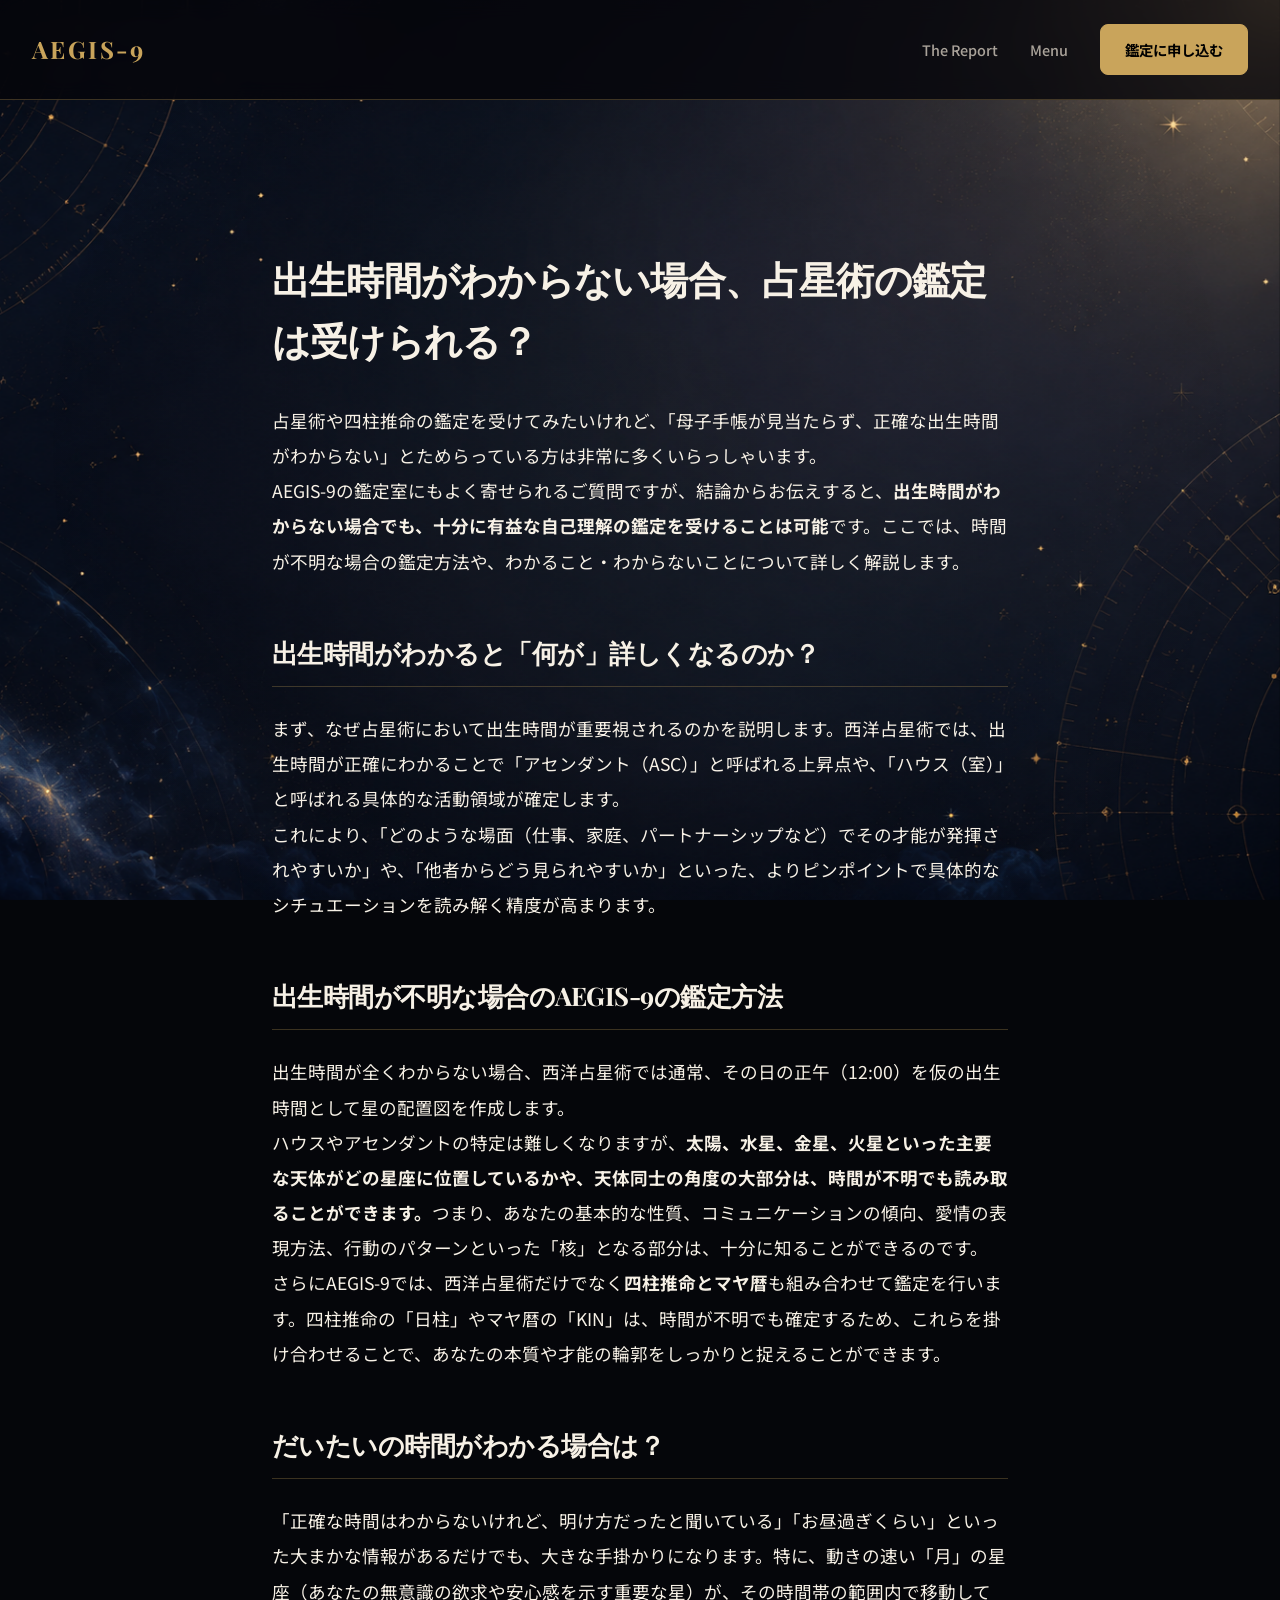
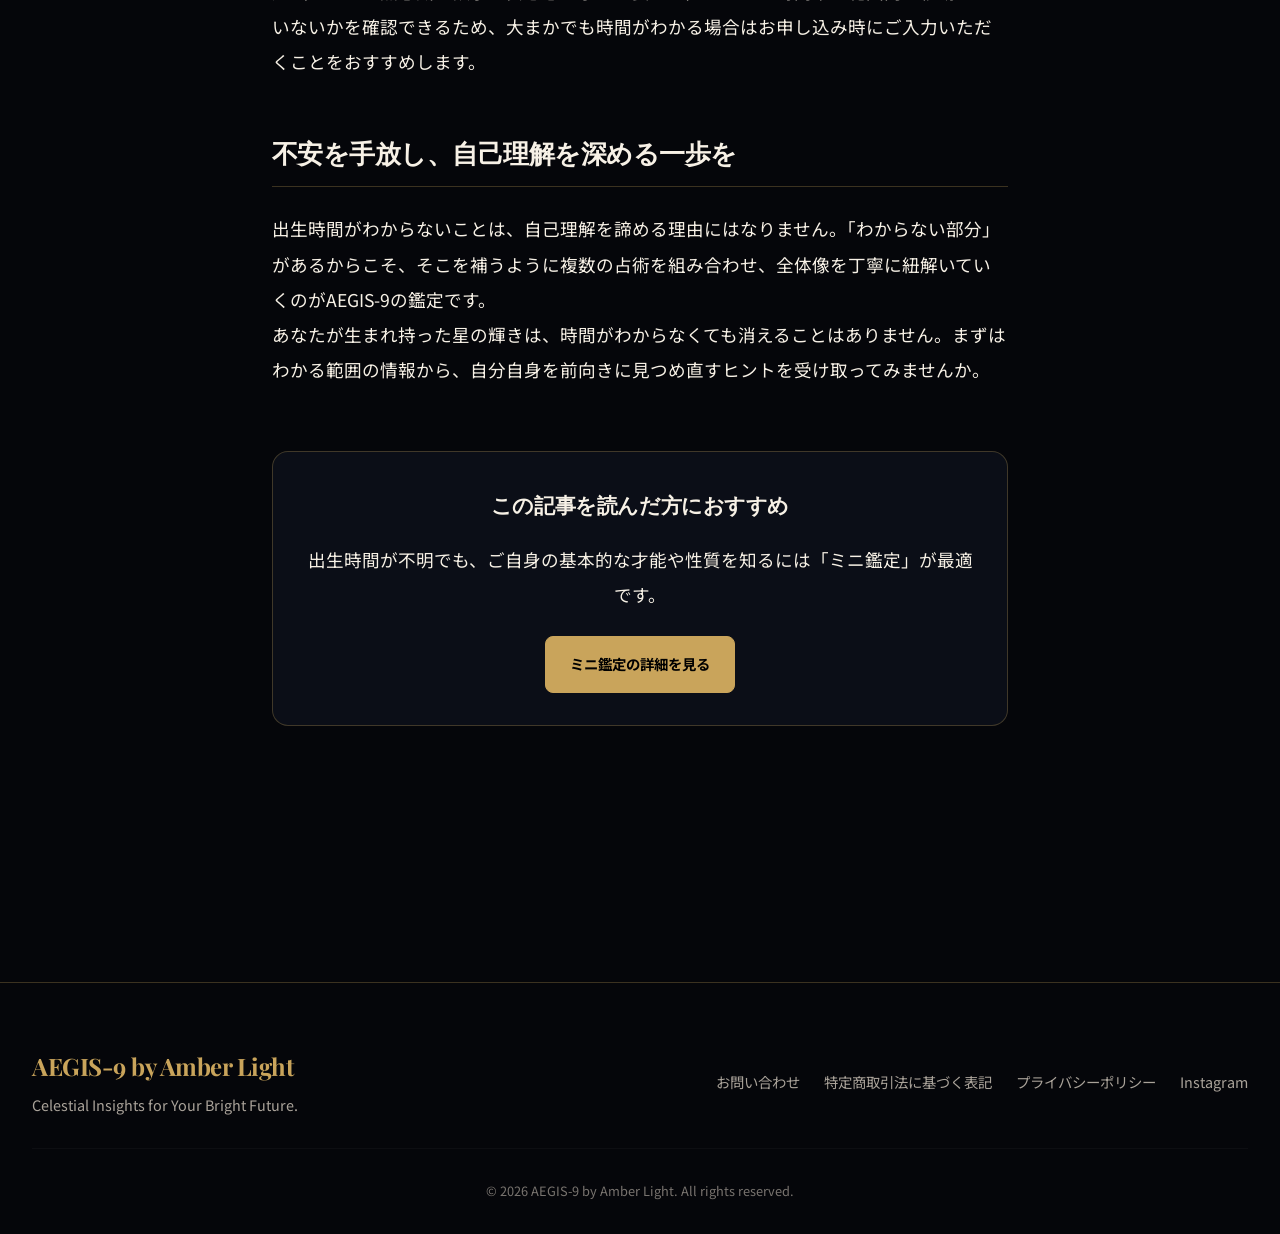
<file: birth-time-unknown.html>
<!DOCTYPE html>
<html lang="ja">
<head>
    <meta charset="UTF-8">
    <meta name="viewport" content="width=device-width, initial-scale=1.0">
    <title>出生時間がわからない場合、占星術の鑑定は受けられる？ | AEGIS-9 鑑定室</title>
    <meta name="description" content="出生時間が不明でも、占星術や四柱推命を組み合わせた自己理解鑑定は可能です。出生時間がわからない場合の鑑定方法やわかる範囲について解説します。">
    
    <!-- OGP -->
    <meta property="og:title" content="出生時間がわからない場合、占星術の鑑定は受けられる？ | AEGIS-9 鑑定室">
    <meta property="og:description" content="出生時間が不明でも、占星術や四柱推命を組み合わせた自己理解鑑定は可能です。出生時間がわからない場合の鑑定方法やわかる範囲について解説します。">
    <meta property="og:type" content="article">
    <meta property="og:url" content="https://aegis-09.amberlight.co.jp/birth-time-unknown.html">
    <meta property="og:image" content="https://aegis-09.amberlight.co.jp/ogp.png">
    <meta name="twitter:card" content="summary_large_image">

    <!-- Fonts -->
    <link href="https://fonts.googleapis.com/css2?family=Playfair+Display:wght@400;700&family=JetBrains+Mono:wght@300;500&family=Noto+Sans+JP:wght@300;400;700&display=swap" rel="stylesheet">
    
    <link rel="stylesheet" href="index.css">
</head>
<body>
    <div class="glow-overlay"></div>

    <nav class="nav-bar">
        <div class="container nav-content">
            <a href="index.html" class="logo">AEGIS-9</a>
            <div class="menu-toggle" aria-label="Toggle Menu">
                <span></span>
                <span></span>
                <span></span>
            </div>
            <ul class="nav-links">
                <li><a href="index.html#about">The Report</a></li>
                <li><a href="index.html#pricing">Menu</a></li>
                <li><a href="index.html#pricing" class="btn-primary">鑑定に申し込む</a></li>
            </ul>
        </div>
    </nav>

    <main style="padding-top: 120px; min-height: 80vh;">
        <section class="section">
            <div class="container" style="max-width: 800px;">
                <h1 class="section-title" style="font-size: clamp(2rem, 3vw, 2.5rem); margin-bottom: 2rem;">出生時間がわからない場合、占星術の鑑定は受けられる？</h1>
                <div class="article-content" style="font-size: 1.1rem; line-height: 2; color: var(--text-secondary);">
                    <p>占星術や四柱推命の鑑定を受けてみたいけれど、「母子手帳が見当たらず、正確な出生時間がわからない」とためらっている方は非常に多くいらっしゃいます。</p>
                    <p>AEGIS-9の鑑定室にもよく寄せられるご質問ですが、結論からお伝えすると、<strong>出生時間がわからない場合でも、十分に有益な自己理解の鑑定を受けることは可能</strong>です。ここでは、時間が不明な場合の鑑定方法や、わかること・わからないことについて詳しく解説します。</p>

                    <h2 style="color: var(--text-primary); font-size: 1.6rem; margin: 3rem 0 1.5rem; border-bottom: 1px solid var(--glass-border); padding-bottom: 0.5rem;">出生時間がわかると「何が」詳しくなるのか？</h2>
                    <p>まず、なぜ占星術において出生時間が重要視されるのかを説明します。西洋占星術では、出生時間が正確にわかることで「アセンダント（ASC）」と呼ばれる上昇点や、「ハウス（室）」と呼ばれる具体的な活動領域が確定します。</p>
                    <p>これにより、「どのような場面（仕事、家庭、パートナーシップなど）でその才能が発揮されやすいか」や、「他者からどう見られやすいか」といった、よりピンポイントで具体的なシチュエーションを読み解く精度が高まります。</p>

                    <h2 style="color: var(--text-primary); font-size: 1.6rem; margin: 3rem 0 1.5rem; border-bottom: 1px solid var(--glass-border); padding-bottom: 0.5rem;">出生時間が不明な場合のAEGIS-9の鑑定方法</h2>
                    <p>出生時間が全くわからない場合、西洋占星術では通常、その日の正午（12:00）を仮の出生時間として星の配置図を作成します。</p>
                    <p>ハウスやアセンダントの特定は難しくなりますが、<strong>太陽、水星、金星、火星といった主要な天体がどの星座に位置しているかや、天体同士の角度の大部分は、時間が不明でも読み取ることができます。</strong>つまり、あなたの基本的な性質、コミュニケーションの傾向、愛情の表現方法、行動のパターンといった「核」となる部分は、十分に知ることができるのです。</p>
                    <p>さらにAEGIS-9では、西洋占星術だけでなく<strong>四柱推命とマヤ暦</strong>も組み合わせて鑑定を行います。四柱推命の「日柱」やマヤ暦の「KIN」は、時間が不明でも確定するため、これらを掛け合わせることで、あなたの本質や才能の輪郭をしっかりと捉えることができます。</p>

                    <h2 style="color: var(--text-primary); font-size: 1.6rem; margin: 3rem 0 1.5rem; border-bottom: 1px solid var(--glass-border); padding-bottom: 0.5rem;">だいたいの時間がわかる場合は？</h2>
                    <p>「正確な時間はわからないけれど、明け方だったと聞いている」「お昼過ぎくらい」といった大まかな情報があるだけでも、大きな手掛かりになります。特に、動きの速い「月」の星座（あなたの無意識の欲求や安心感を示す重要な星）が、その時間帯の範囲内で移動していないかを確認できるため、大まかでも時間がわかる場合はお申し込み時にご入力いただくことをおすすめします。</p>

                    <h2 style="color: var(--text-primary); font-size: 1.6rem; margin: 3rem 0 1.5rem; border-bottom: 1px solid var(--glass-border); padding-bottom: 0.5rem;">不安を手放し、自己理解を深める一歩を</h2>
                    <p>出生時間がわからないことは、自己理解を諦める理由にはなりません。「わからない部分」があるからこそ、そこを補うように複数の占術を組み合わせ、全体像を丁寧に紐解いていくのがAEGIS-9の鑑定です。</p>
                    <p>あなたが生まれ持った星の輝きは、時間がわからなくても消えることはありません。まずはわかる範囲の情報から、自分自身を前向きに見つめ直すヒントを受け取ってみませんか。</p>

                    <div style="margin: 4rem 0; padding: 2rem; background: var(--glass-bg); border: 1px solid var(--glass-border); border-radius: 1rem; text-align: center;">
                        <h3 style="color: var(--accent-cyan); margin-bottom: 1rem; font-size: 1.3rem;">この記事を読んだ方におすすめ</h3>
                        <p style="margin-bottom: 1.5rem;">出生時間が不明でも、ご自身の基本的な才能や性質を知るには「ミニ鑑定」が最適です。</p>
                        <a href="index.html#mini" class="btn-primary">ミニ鑑定の詳細を見る</a>
                    </div>
                </div>
            </div>
        </section>
    </main>

    <footer class="footer">
        <div class="container">
            <div class="footer-content">
                <div class="footer-brand">
                    <h3>AEGIS-9 by Amber Light</h3>
                    <p>Celestial Insights for Your Bright Future.</p>
                </div>
                <div class="footer-links">
                    <a href="contact.html">お問い合わせ</a>
                    <a href="legal.html">特定商取引法に基づく表記</a>
                    <a href="privacy.html">プライバシーポリシー</a>
                    <a href="https://www.instagram.com/aegis9.kantei/" target="_blank" rel="noopener noreferrer">Instagram</a>
                </div>
            </div>
            <div class="copyright">
                &copy; 2026 AEGIS-9 by Amber Light. All rights reserved.
            </div>
        </div>
    </footer>

    <script src="index.js"></script>
</body>
</html>
</file>
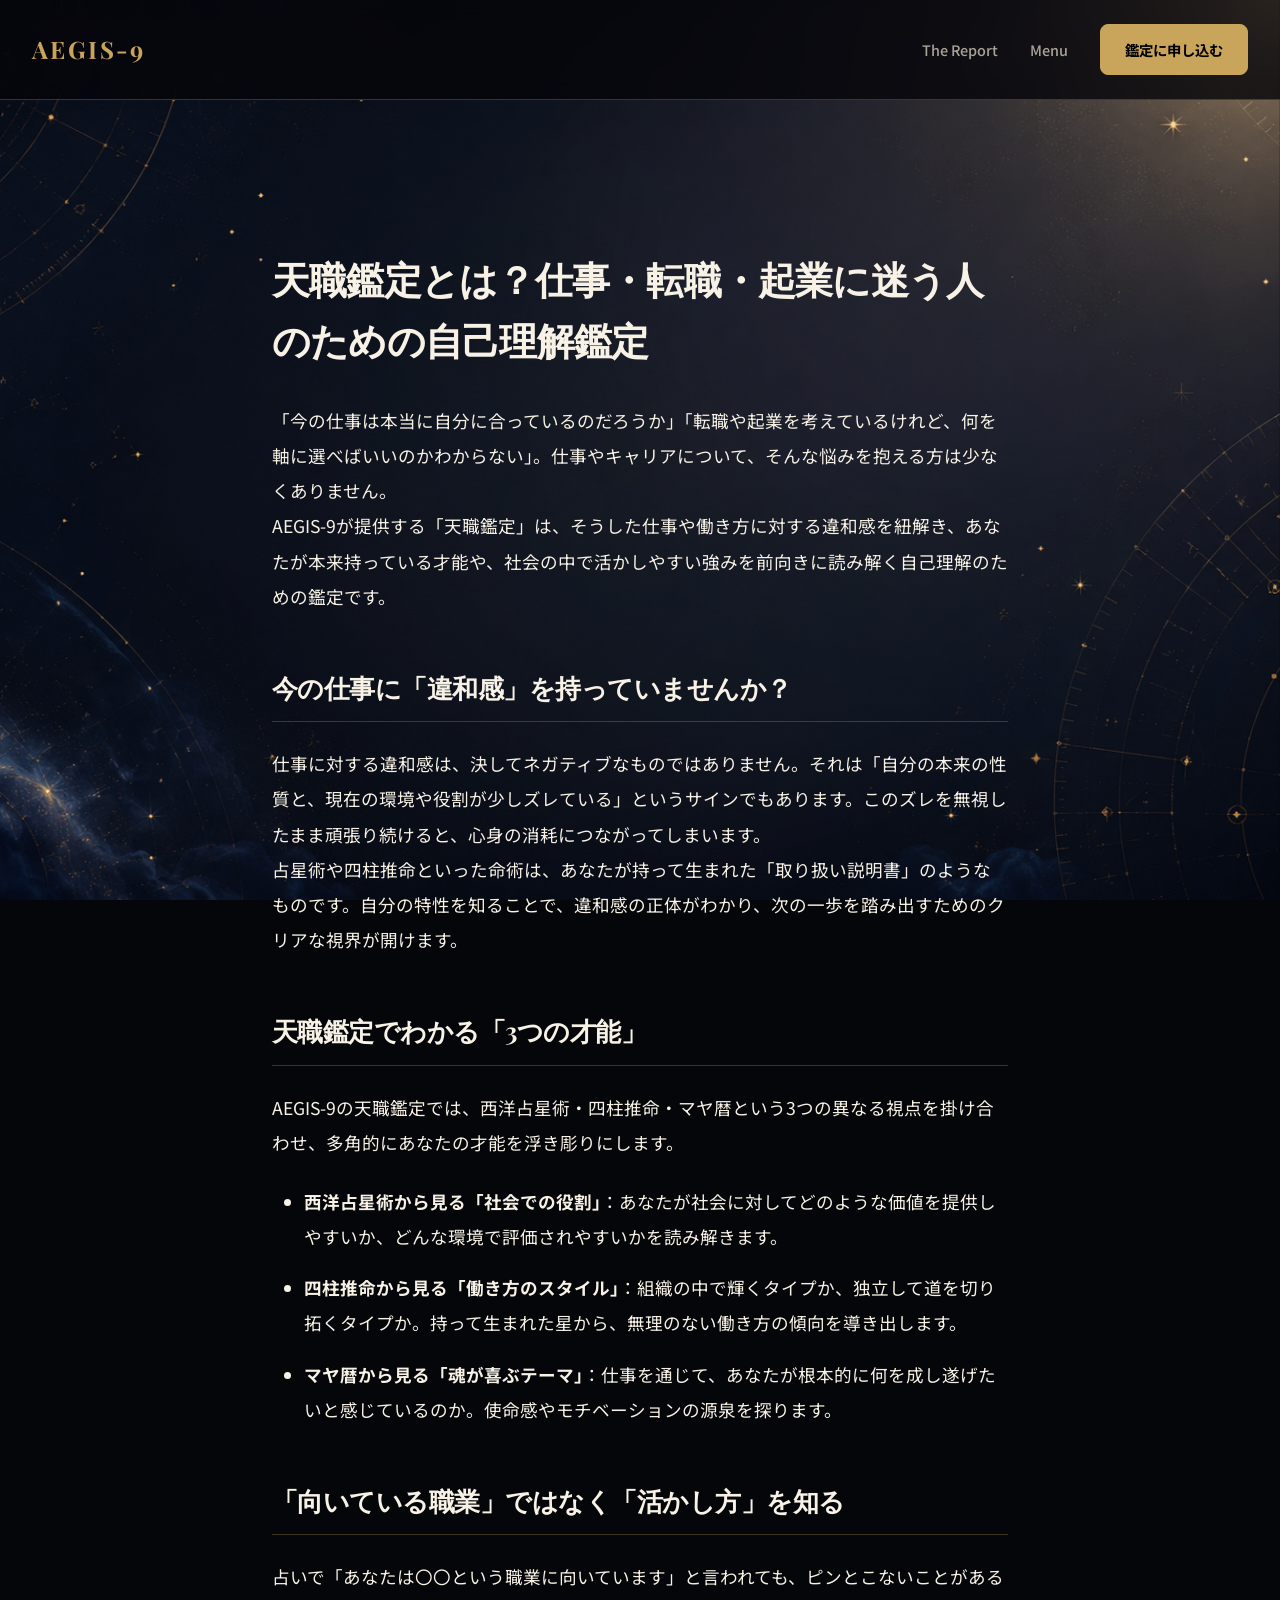
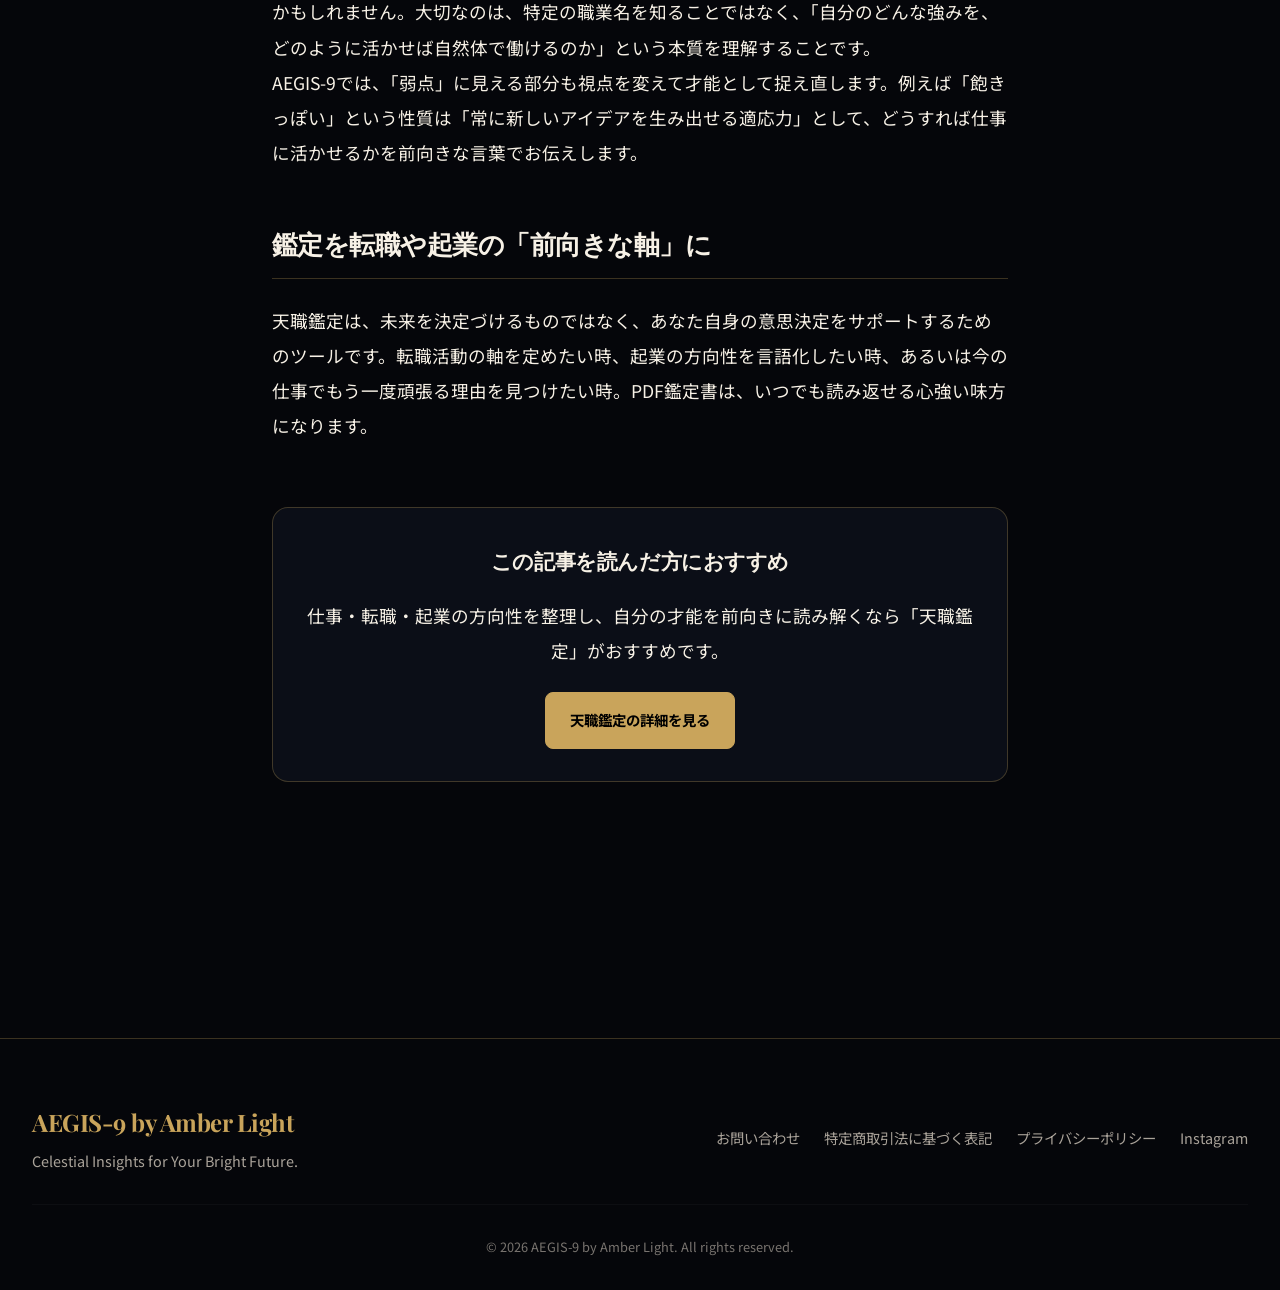
<file: career-reading.html>
<!DOCTYPE html>
<html lang="ja">
<head>
    <meta charset="UTF-8">
    <meta name="viewport" content="width=device-width, initial-scale=1.0">
    <title>天職鑑定とは？仕事・転職・起業に迷う人のための自己理解鑑定 | AEGIS-9 鑑定室</title>
    <meta name="description" content="仕事や転職、起業の方向性に迷う方に向けた「天職鑑定」。西洋占星術や四柱推命を用いて、持って生まれた才能や向いている働き方を前向きに読み解きます。">
    
    <!-- OGP -->
    <meta property="og:title" content="天職鑑定とは？仕事・転職・起業に迷う人のための自己理解鑑定 | AEGIS-9 鑑定室">
    <meta property="og:description" content="仕事や転職、起業の方向性に迷う方に向けた「天職鑑定」。西洋占星術や四柱推命を用いて、持って生まれた才能や向いている働き方を前向きに読み解きます。">
    <meta property="og:type" content="article">
    <meta property="og:url" content="https://aegis-09.amberlight.co.jp/career-reading.html">
    <meta property="og:image" content="https://aegis-09.amberlight.co.jp/ogp.png">
    <meta name="twitter:card" content="summary_large_image">

    <!-- Fonts -->
    <link href="https://fonts.googleapis.com/css2?family=Playfair+Display:wght@400;700&family=JetBrains+Mono:wght@300;500&family=Noto+Sans+JP:wght@300;400;700&display=swap" rel="stylesheet">
    
    <link rel="stylesheet" href="index.css">
</head>
<body>
    <div class="glow-overlay"></div>

    <nav class="nav-bar">
        <div class="container nav-content">
            <a href="index.html" class="logo">AEGIS-9</a>
            <div class="menu-toggle" aria-label="Toggle Menu">
                <span></span>
                <span></span>
                <span></span>
            </div>
            <ul class="nav-links">
                <li><a href="index.html#about">The Report</a></li>
                <li><a href="index.html#pricing">Menu</a></li>
                <li><a href="index.html#pricing" class="btn-primary">鑑定に申し込む</a></li>
            </ul>
        </div>
    </nav>

    <main style="padding-top: 120px; min-height: 80vh;">
        <section class="section">
            <div class="container" style="max-width: 800px;">
                <h1 class="section-title" style="font-size: clamp(2rem, 3vw, 2.5rem); margin-bottom: 2rem;">天職鑑定とは？仕事・転職・起業に迷う人のための自己理解鑑定</h1>
                <div class="article-content" style="font-size: 1.1rem; line-height: 2; color: var(--text-secondary);">
                    <p>「今の仕事は本当に自分に合っているのだろうか」「転職や起業を考えているけれど、何を軸に選べばいいのかわからない」。仕事やキャリアについて、そんな悩みを抱える方は少なくありません。</p>
                    <p>AEGIS-9が提供する「天職鑑定」は、そうした仕事や働き方に対する違和感を紐解き、あなたが本来持っている才能や、社会の中で活かしやすい強みを前向きに読み解く自己理解のための鑑定です。</p>

                    <h2 style="color: var(--text-primary); font-size: 1.6rem; margin: 3rem 0 1.5rem; border-bottom: 1px solid var(--glass-border); padding-bottom: 0.5rem;">今の仕事に「違和感」を持っていませんか？</h2>
                    <p>仕事に対する違和感は、決してネガティブなものではありません。それは「自分の本来の性質と、現在の環境や役割が少しズレている」というサインでもあります。このズレを無視したまま頑張り続けると、心身の消耗につながってしまいます。</p>
                    <p>占星術や四柱推命といった命術は、あなたが持って生まれた「取り扱い説明書」のようなものです。自分の特性を知ることで、違和感の正体がわかり、次の一歩を踏み出すためのクリアな視界が開けます。</p>

                    <h2 style="color: var(--text-primary); font-size: 1.6rem; margin: 3rem 0 1.5rem; border-bottom: 1px solid var(--glass-border); padding-bottom: 0.5rem;">天職鑑定でわかる「3つの才能」</h2>
                    <p>AEGIS-9の天職鑑定では、西洋占星術・四柱推命・マヤ暦という3つの異なる視点を掛け合わせ、多角的にあなたの才能を浮き彫りにします。</p>
                    <ul style="margin: 1.5rem 0 1.5rem 2rem;">
                        <li style="margin-bottom: 1rem;"><strong>西洋占星術から見る「社会での役割」</strong>：あなたが社会に対してどのような価値を提供しやすいか、どんな環境で評価されやすいかを読み解きます。</li>
                        <li style="margin-bottom: 1rem;"><strong>四柱推命から見る「働き方のスタイル」</strong>：組織の中で輝くタイプか、独立して道を切り拓くタイプか。持って生まれた星から、無理のない働き方の傾向を導き出します。</li>
                        <li style="margin-bottom: 1rem;"><strong>マヤ暦から見る「魂が喜ぶテーマ」</strong>：仕事を通じて、あなたが根本的に何を成し遂げたいと感じているのか。使命感やモチベーションの源泉を探ります。</li>
                    </ul>

                    <h2 style="color: var(--text-primary); font-size: 1.6rem; margin: 3rem 0 1.5rem; border-bottom: 1px solid var(--glass-border); padding-bottom: 0.5rem;">「向いている職業」ではなく「活かし方」を知る</h2>
                    <p>占いで「あなたは〇〇という職業に向いています」と言われても、ピンとこないことがあるかもしれません。大切なのは、特定の職業名を知ることではなく、「自分のどんな強みを、どのように活かせば自然体で働けるのか」という本質を理解することです。</p>
                    <p>AEGIS-9では、「弱点」に見える部分も視点を変えて才能として捉え直します。例えば「飽きっぽい」という性質は「常に新しいアイデアを生み出せる適応力」として、どうすれば仕事に活かせるかを前向きな言葉でお伝えします。</p>

                    <h2 style="color: var(--text-primary); font-size: 1.6rem; margin: 3rem 0 1.5rem; border-bottom: 1px solid var(--glass-border); padding-bottom: 0.5rem;">鑑定を転職や起業の「前向きな軸」に</h2>
                    <p>天職鑑定は、未来を決定づけるものではなく、あなた自身の意思決定をサポートするためのツールです。転職活動の軸を定めたい時、起業の方向性を言語化したい時、あるいは今の仕事でもう一度頑張る理由を見つけたい時。PDF鑑定書は、いつでも読み返せる心強い味方になります。</p>

                    <div style="margin: 4rem 0; padding: 2rem; background: var(--glass-bg); border: 1px solid var(--glass-border); border-radius: 1rem; text-align: center;">
                        <h3 style="color: var(--accent-cyan); margin-bottom: 1rem; font-size: 1.3rem;">この記事を読んだ方におすすめ</h3>
                        <p style="margin-bottom: 1.5rem;">仕事・転職・起業の方向性を整理し、自分の才能を前向きに読み解くなら「天職鑑定」がおすすめです。</p>
                        <a href="index.html#career" class="btn-primary">天職鑑定の詳細を見る</a>
                    </div>
                </div>
            </div>
        </section>
    </main>

    <footer class="footer">
        <div class="container">
            <div class="footer-content">
                <div class="footer-brand">
                    <h3>AEGIS-9 by Amber Light</h3>
                    <p>Celestial Insights for Your Bright Future.</p>
                </div>
                <div class="footer-links">
                    <a href="contact.html">お問い合わせ</a>
                    <a href="legal.html">特定商取引法に基づく表記</a>
                    <a href="privacy.html">プライバシーポリシー</a>
                    <a href="https://www.instagram.com/aegis9.kantei/" target="_blank" rel="noopener noreferrer">Instagram</a>
                </div>
            </div>
            <div class="copyright">
                &copy; 2026 AEGIS-9 by Amber Light. All rights reserved.
            </div>
        </div>
    </footer>

    <script src="index.js"></script>
</body>
</html>
</file>
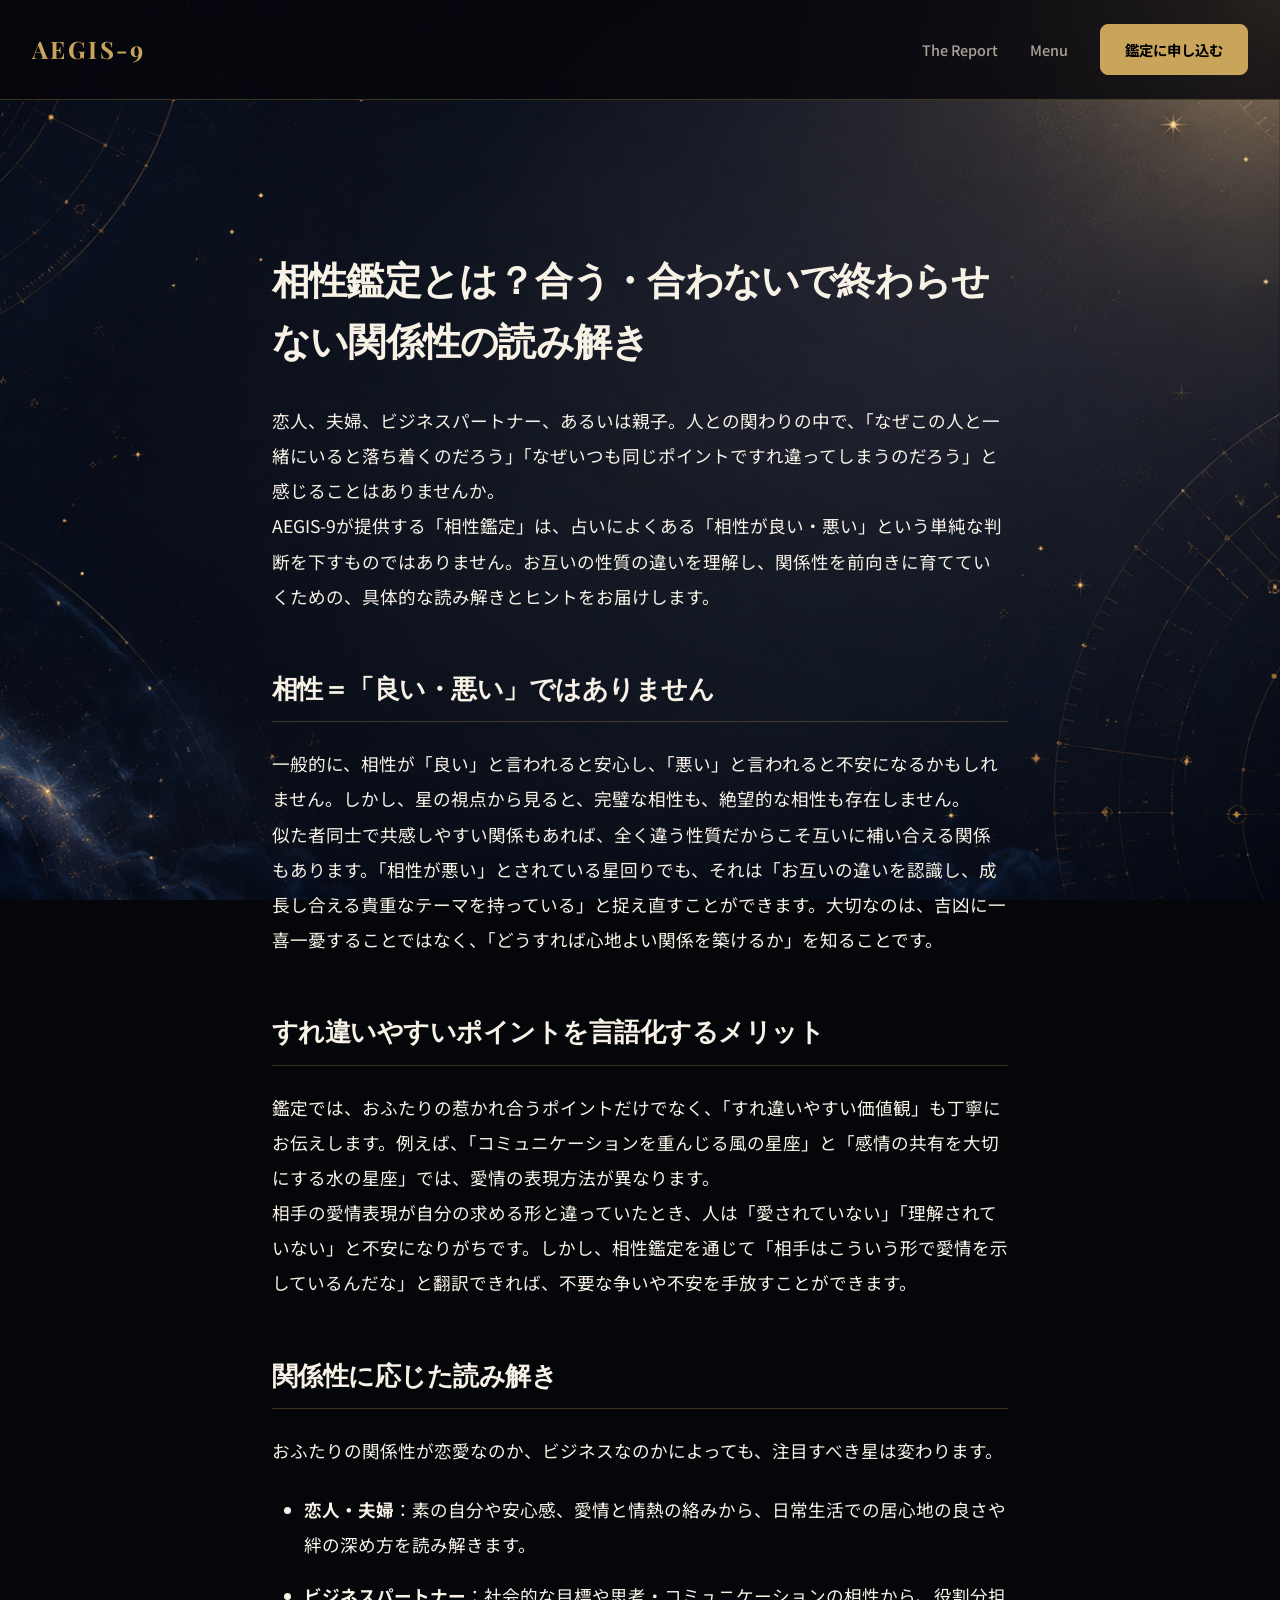
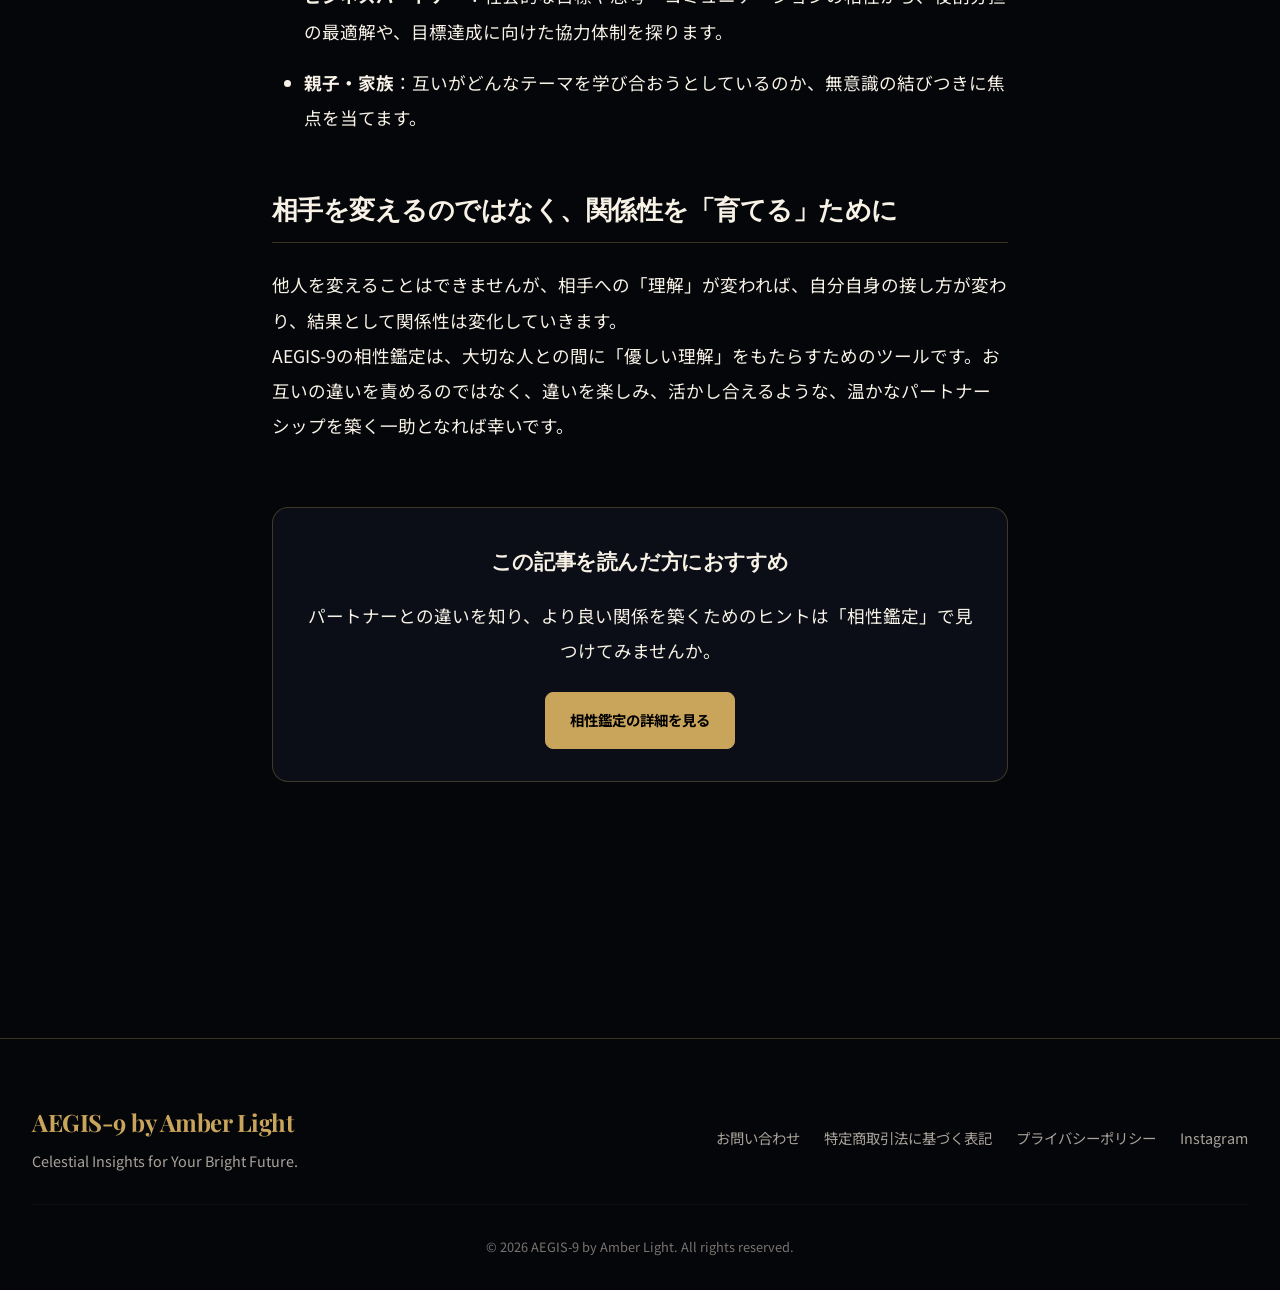
<file: compatibility-reading.html>
<!DOCTYPE html>
<html lang="ja">
<head>
    <meta charset="UTF-8">
    <meta name="viewport" content="width=device-width, initial-scale=1.0">
    <title>相性鑑定とは？合う・合わないで終わらせない関係性の読み解き | AEGIS-9 鑑定室</title>
    <meta name="description" content="恋人・夫婦・ビジネスパートナーとの「相性鑑定」。単なる「合う・合わない」ではなく、お互いの価値観の違いを知り、関係性を前向きに育てるためのヒントをお届けします。">
    
    <!-- OGP -->
    <meta property="og:title" content="相性鑑定とは？合う・合わないで終わらせない関係性の読み解き | AEGIS-9 鑑定室">
    <meta property="og:description" content="恋人・夫婦・ビジネスパートナーとの「相性鑑定」。単なる「合う・合わない」ではなく、お互いの価値観の違いを知り、関係性を前向きに育てるためのヒントをお届けします。">
    <meta property="og:type" content="article">
    <meta property="og:url" content="https://aegis-09.amberlight.co.jp/compatibility-reading.html">
    <meta property="og:image" content="https://aegis-09.amberlight.co.jp/ogp.png">
    <meta name="twitter:card" content="summary_large_image">

    <!-- Fonts -->
    <link href="https://fonts.googleapis.com/css2?family=Playfair+Display:wght@400;700&family=JetBrains+Mono:wght@300;500&family=Noto+Sans+JP:wght@300;400;700&display=swap" rel="stylesheet">
    
    <link rel="stylesheet" href="index.css">
</head>
<body>
    <div class="glow-overlay"></div>

    <nav class="nav-bar">
        <div class="container nav-content">
            <a href="index.html" class="logo">AEGIS-9</a>
            <div class="menu-toggle" aria-label="Toggle Menu">
                <span></span>
                <span></span>
                <span></span>
            </div>
            <ul class="nav-links">
                <li><a href="index.html#about">The Report</a></li>
                <li><a href="index.html#pricing">Menu</a></li>
                <li><a href="index.html#pricing" class="btn-primary">鑑定に申し込む</a></li>
            </ul>
        </div>
    </nav>

    <main style="padding-top: 120px; min-height: 80vh;">
        <section class="section">
            <div class="container" style="max-width: 800px;">
                <h1 class="section-title" style="font-size: clamp(2rem, 3vw, 2.5rem); margin-bottom: 2rem;">相性鑑定とは？合う・合わないで終わらせない関係性の読み解き</h1>
                <div class="article-content" style="font-size: 1.1rem; line-height: 2; color: var(--text-secondary);">
                    <p>恋人、夫婦、ビジネスパートナー、あるいは親子。人との関わりの中で、「なぜこの人と一緒にいると落ち着くのだろう」「なぜいつも同じポイントですれ違ってしまうのだろう」と感じることはありませんか。</p>
                    <p>AEGIS-9が提供する「相性鑑定」は、占いによくある「相性が良い・悪い」という単純な判断を下すものではありません。お互いの性質の違いを理解し、関係性を前向きに育てていくための、具体的な読み解きとヒントをお届けします。</p>

                    <h2 style="color: var(--text-primary); font-size: 1.6rem; margin: 3rem 0 1.5rem; border-bottom: 1px solid var(--glass-border); padding-bottom: 0.5rem;">相性＝「良い・悪い」ではありません</h2>
                    <p>一般的に、相性が「良い」と言われると安心し、「悪い」と言われると不安になるかもしれません。しかし、星の視点から見ると、完璧な相性も、絶望的な相性も存在しません。</p>
                    <p>似た者同士で共感しやすい関係もあれば、全く違う性質だからこそ互いに補い合える関係もあります。「相性が悪い」とされている星回りでも、それは「お互いの違いを認識し、成長し合える貴重なテーマを持っている」と捉え直すことができます。大切なのは、吉凶に一喜一憂することではなく、「どうすれば心地よい関係を築けるか」を知ることです。</p>

                    <h2 style="color: var(--text-primary); font-size: 1.6rem; margin: 3rem 0 1.5rem; border-bottom: 1px solid var(--glass-border); padding-bottom: 0.5rem;">すれ違いやすいポイントを言語化するメリット</h2>
                    <p>鑑定では、おふたりの惹かれ合うポイントだけでなく、「すれ違いやすい価値観」も丁寧にお伝えします。例えば、「コミュニケーションを重んじる風の星座」と「感情の共有を大切にする水の星座」では、愛情の表現方法が異なります。</p>
                    <p>相手の愛情表現が自分の求める形と違っていたとき、人は「愛されていない」「理解されていない」と不安になりがちです。しかし、相性鑑定を通じて「相手はこういう形で愛情を示しているんだな」と翻訳できれば、不要な争いや不安を手放すことができます。</p>

                    <h2 style="color: var(--text-primary); font-size: 1.6rem; margin: 3rem 0 1.5rem; border-bottom: 1px solid var(--glass-border); padding-bottom: 0.5rem;">関係性に応じた読み解き</h2>
                    <p>おふたりの関係性が恋愛なのか、ビジネスなのかによっても、注目すべき星は変わります。</p>
                    <ul style="margin: 1.5rem 0 1.5rem 2rem;">
                        <li style="margin-bottom: 1rem;"><strong>恋人・夫婦</strong>：素の自分や安心感、愛情と情熱の絡みから、日常生活での居心地の良さや絆の深め方を読み解きます。</li>
                        <li style="margin-bottom: 1rem;"><strong>ビジネスパートナー</strong>：社会的な目標や思考・コミュニケーションの相性から、役割分担の最適解や、目標達成に向けた協力体制を探ります。</li>
                        <li style="margin-bottom: 1rem;"><strong>親子・家族</strong>：互いがどんなテーマを学び合おうとしているのか、無意識の結びつきに焦点を当てます。</li>
                    </ul>

                    <h2 style="color: var(--text-primary); font-size: 1.6rem; margin: 3rem 0 1.5rem; border-bottom: 1px solid var(--glass-border); padding-bottom: 0.5rem;">相手を変えるのではなく、関係性を「育てる」ために</h2>
                    <p>他人を変えることはできませんが、相手への「理解」が変われば、自分自身の接し方が変わり、結果として関係性は変化していきます。</p>
                    <p>AEGIS-9の相性鑑定は、大切な人との間に「優しい理解」をもたらすためのツールです。お互いの違いを責めるのではなく、違いを楽しみ、活かし合えるような、温かなパートナーシップを築く一助となれば幸いです。</p>

                    <div style="margin: 4rem 0; padding: 2rem; background: var(--glass-bg); border: 1px solid var(--glass-border); border-radius: 1rem; text-align: center;">
                        <h3 style="color: var(--accent-cyan); margin-bottom: 1rem; font-size: 1.3rem;">この記事を読んだ方におすすめ</h3>
                        <p style="margin-bottom: 1.5rem;">パートナーとの違いを知り、より良い関係を築くためのヒントは「相性鑑定」で見つけてみませんか。</p>
                        <a href="index.html#compatibility" class="btn-primary">相性鑑定の詳細を見る</a>
                    </div>
                </div>
            </div>
        </section>
    </main>

    <footer class="footer">
        <div class="container">
            <div class="footer-content">
                <div class="footer-brand">
                    <h3>AEGIS-9 by Amber Light</h3>
                    <p>Celestial Insights for Your Bright Future.</p>
                </div>
                <div class="footer-links">
                    <a href="contact.html">お問い合わせ</a>
                    <a href="legal.html">特定商取引法に基づく表記</a>
                    <a href="privacy.html">プライバシーポリシー</a>
                    <a href="https://www.instagram.com/aegis9.kantei/" target="_blank" rel="noopener noreferrer">Instagram</a>
                </div>
            </div>
            <div class="copyright">
                &copy; 2026 AEGIS-9 by Amber Light. All rights reserved.
            </div>
        </div>
    </footer>

    <script src="index.js"></script>
</body>
</html>
</file>
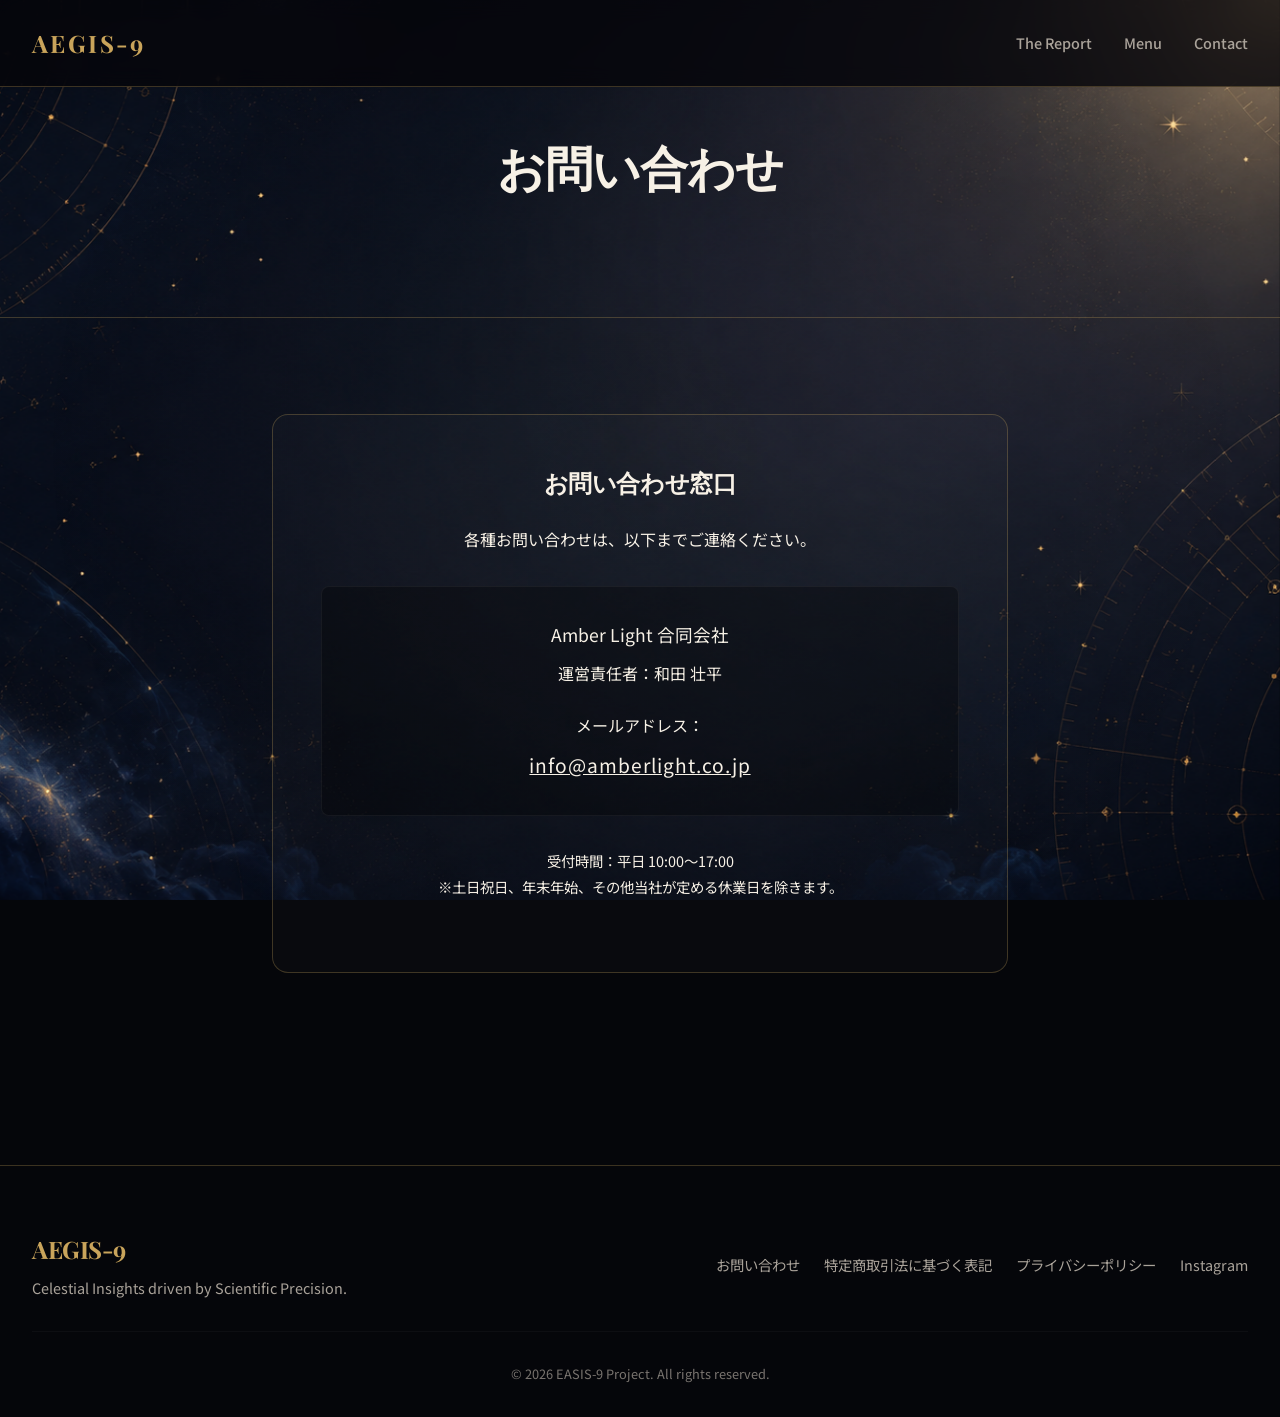
<file: contact.html>
<!DOCTYPE html>
<html lang="ja">
<head>
    <meta charset="UTF-8">
    <meta name="viewport" content="width=device-width, initial-scale=1.0">
    <title>お問い合わせ | AEGIS-9</title>
    <link href="https://fonts.googleapis.com/css2?family=Playfair+Display:wght@400;700&family=JetBrains+Mono:wght@300;500&family=Noto+Sans+JP:wght@300;400;700&display=swap" rel="stylesheet">
    <link rel="stylesheet" href="index.css">
    <style>
        .page-header {
            padding: 8rem 0 4rem;
            text-align: center;
            border-bottom: 1px solid var(--glass-border);
        }
        .page-content {
            padding: 4rem 0 8rem;
            max-width: 800px;
            margin: 0 auto;
            text-align: center;
        }
        .page-content h2 {
            font-size: 1.5rem;
            margin-top: 2rem;
            margin-bottom: 1rem;
            color: var(--accent-cyan);
            border-bottom: 1px solid rgba(0, 210, 255, 0.2);
            padding-bottom: 0.5rem;
        }
        .page-content p {
            margin-bottom: 1.5rem;
            color: var(--text-secondary);
            line-height: 1.8;
        }
        .contact-box {
            background: rgba(255, 255, 255, 0.02);
            border: 1px solid var(--glass-border);
            padding: 3rem;
            border-radius: 1rem;
            margin-top: 2rem;
        }
    </style>
</head>
<body>
    <div class="glow-overlay"></div>

    <nav class="nav-bar">
        <div class="container nav-content">
            <a href="index.html" class="logo">AEGIS-9</a>
            <div class="menu-toggle" aria-label="Toggle Menu">
                <span></span>
                <span></span>
                <span></span>
            </div>
            <ul class="nav-links">
                <li><a href="index.html#about">The Report</a></li>
                <li><a href="index.html#pricing">Menu</a></li>
                <li><a href="contact.html">Contact</a></li>
            </ul>
        </div>
    </nav>

    <main>
        <header class="page-header">
            <div class="container">
                <h1 class="section-title">お問い合わせ</h1>
            </div>
        </header>

        <section class="page-content section">
            <div class="container" id="content-container">
                <!-- User content will be injected here -->
                <div class="contact-box">
                    <h2 style="border-bottom: none; color: var(--accent-gold); margin-top: 0;">お問い合わせ窓口</h2>
                    <p>各種お問い合わせは、以下までご連絡ください。</p>
                    
                    <div style="margin: 2rem 0; padding: 2rem; background: rgba(0,0,0,0.3); border-radius: 0.5rem; border: 1px solid rgba(255,255,255,0.05);">
                        <p style="margin-bottom: 0.5rem; color: var(--text-primary); font-size: 1.1rem;">Amber Light 合同会社</p>
                        <p style="margin-bottom: 1.5rem; color: var(--text-secondary);">運営責任者：和田 壮平</p>
                        <p style="margin-bottom: 0;">メールアドレス：<br>
                        <a href="mailto:info@amberlight.co.jp" style="color: var(--accent-cyan); font-size: 1.2rem; display: inline-block; margin-top: 0.5rem; letter-spacing: 0.05em;">info@amberlight.co.jp</a></p>
                    </div>

                    <p style="font-size: 0.9rem; color: var(--text-secondary); text-align: center;">
                        受付時間：平日 10:00〜17:00<br>
                        ※土日祝日、年末年始、その他当社が定める休業日を除きます。
                    </p>
                </div>
            </div>
        </section>
    </main>

    <footer class="footer">
        <div class="container">
            <div class="footer-content">
                <div class="footer-brand">
                    <h3>AEGIS-9</h3>
                    <p>Celestial Insights driven by Scientific Precision.</p>
                </div>
                <div class="footer-links">
                    <a href="contact.html">お問い合わせ</a>
                    <a href="legal.html">特定商取引法に基づく表記</a>
                    <a href="privacy.html">プライバシーポリシー</a>
                    <a href="https://www.instagram.com/aegis9.kantei/" target="_blank" rel="noopener noreferrer">Instagram</a>
                </div>
            </div>
            <div class="copyright">
                &copy; 2026 EASIS-9 Project. All rights reserved.
            </div>
        </div>
    </footer>
    <script src="index.js"></script>
</body>
</html>
</file>
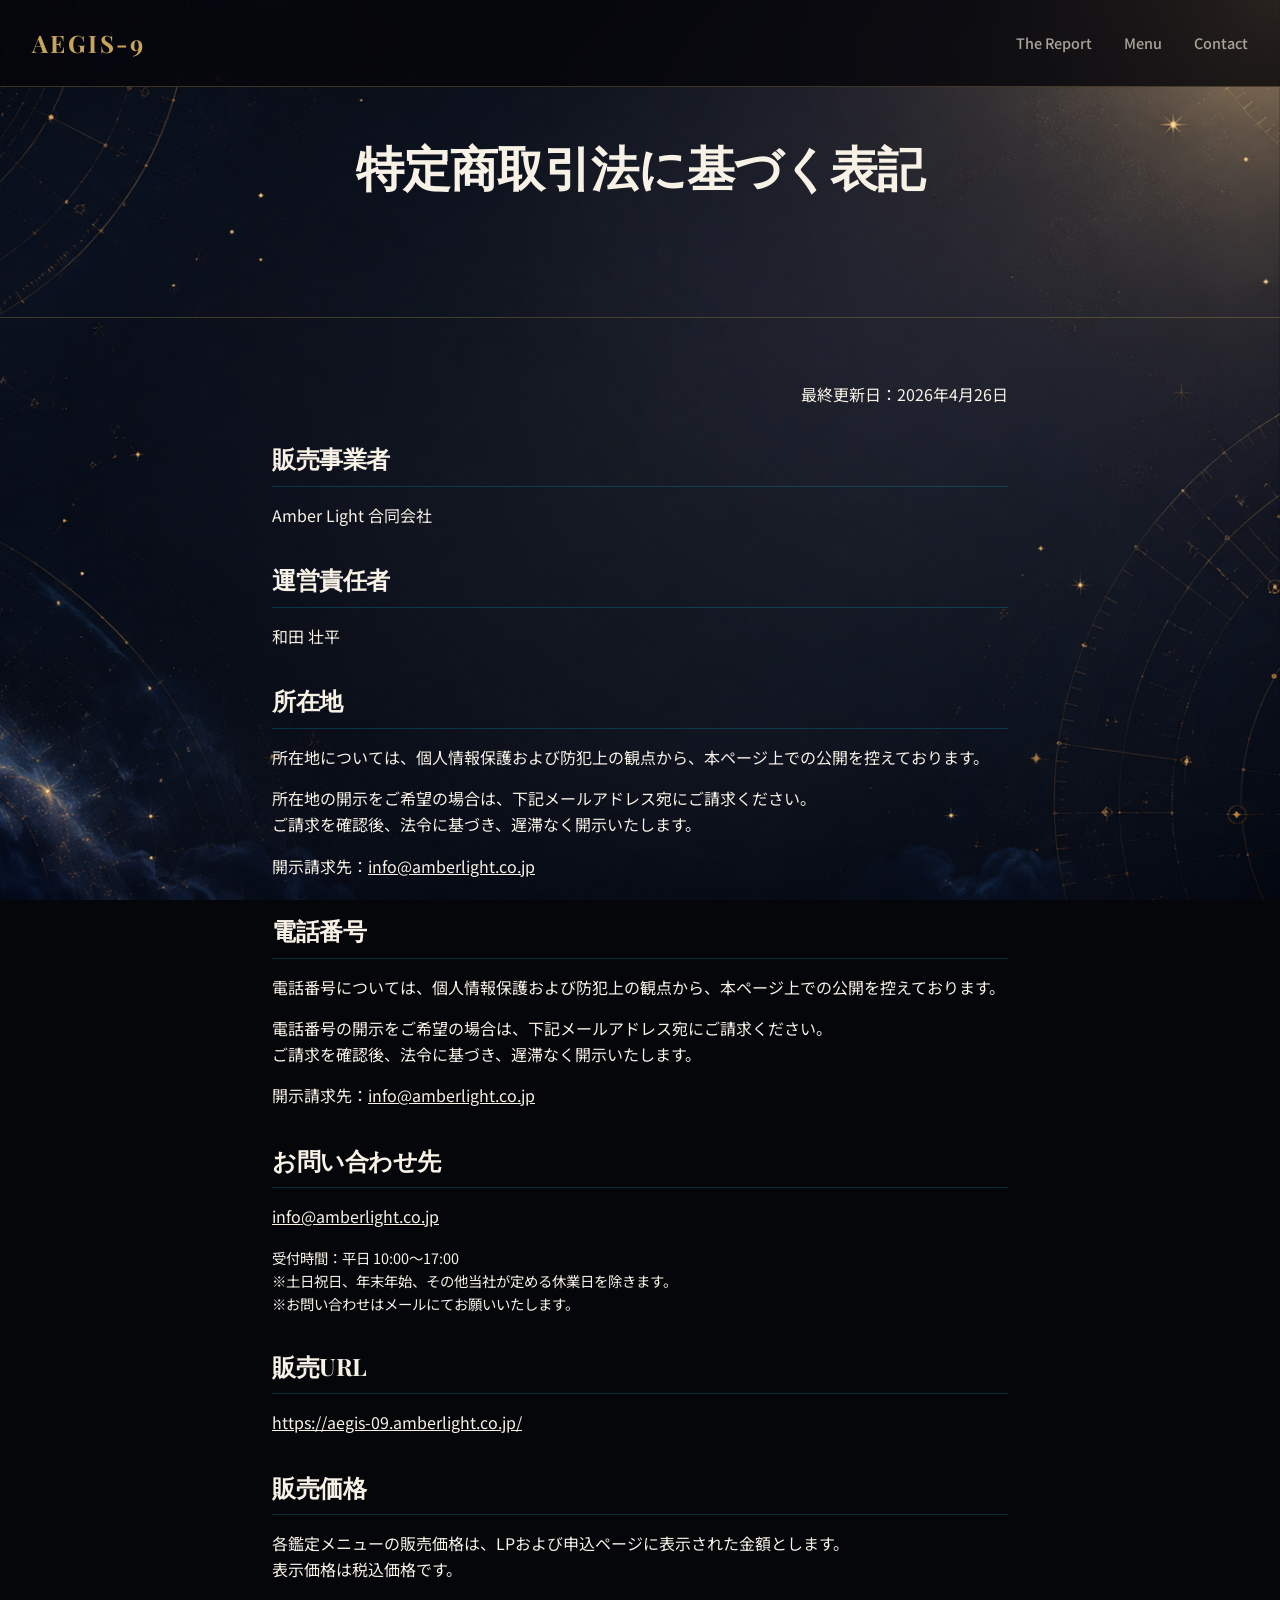
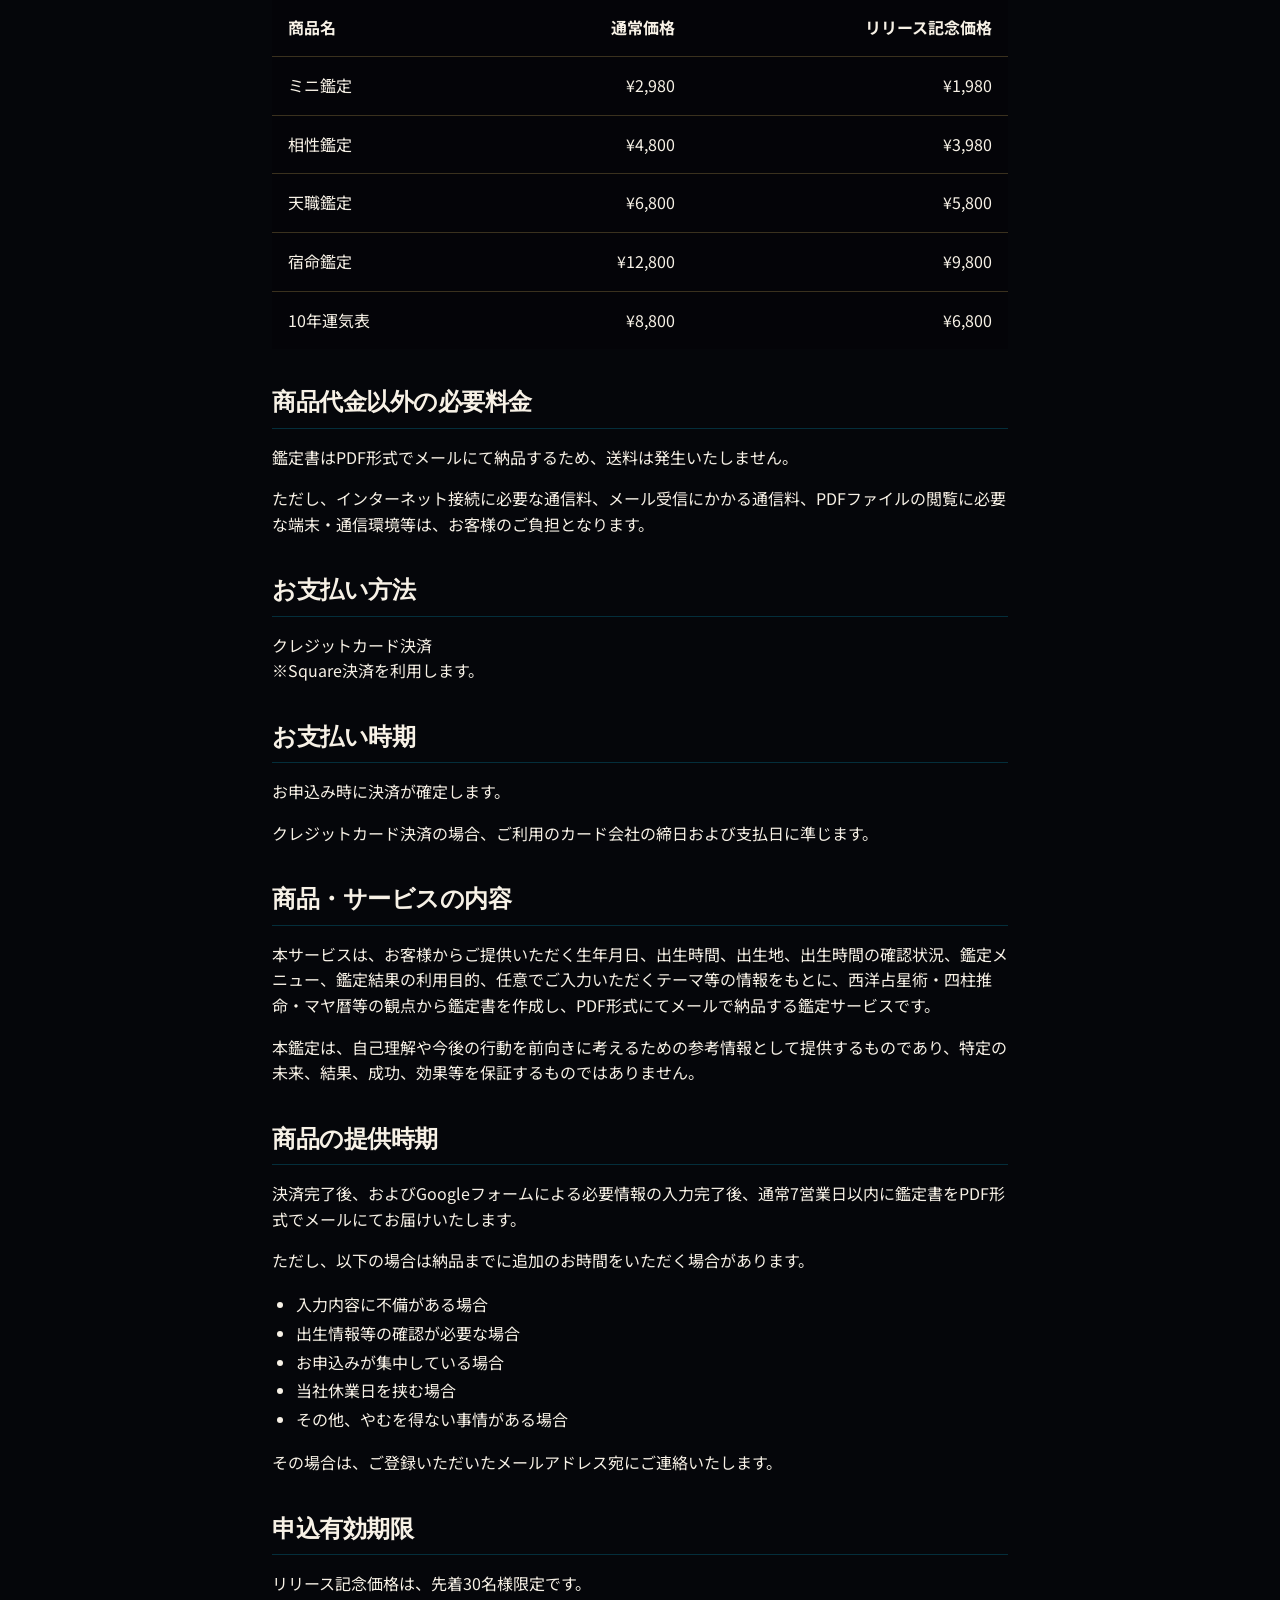
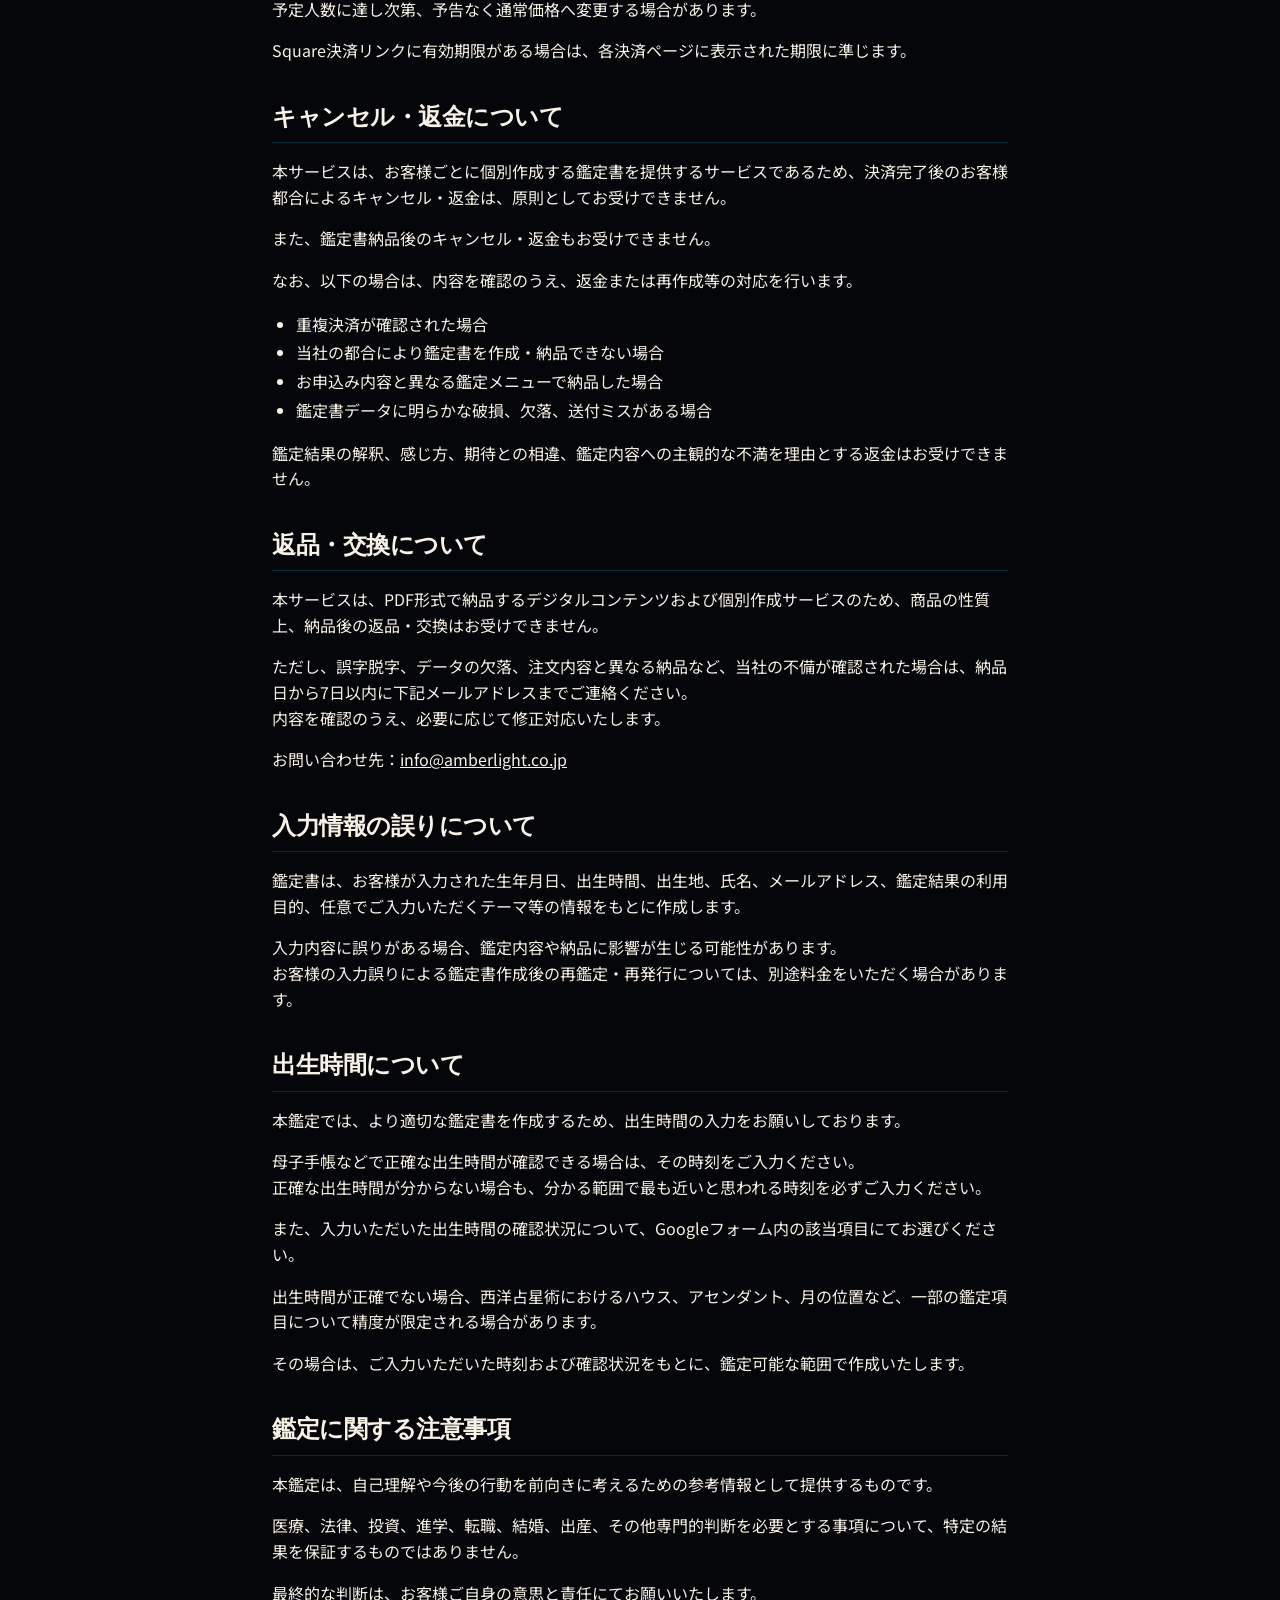
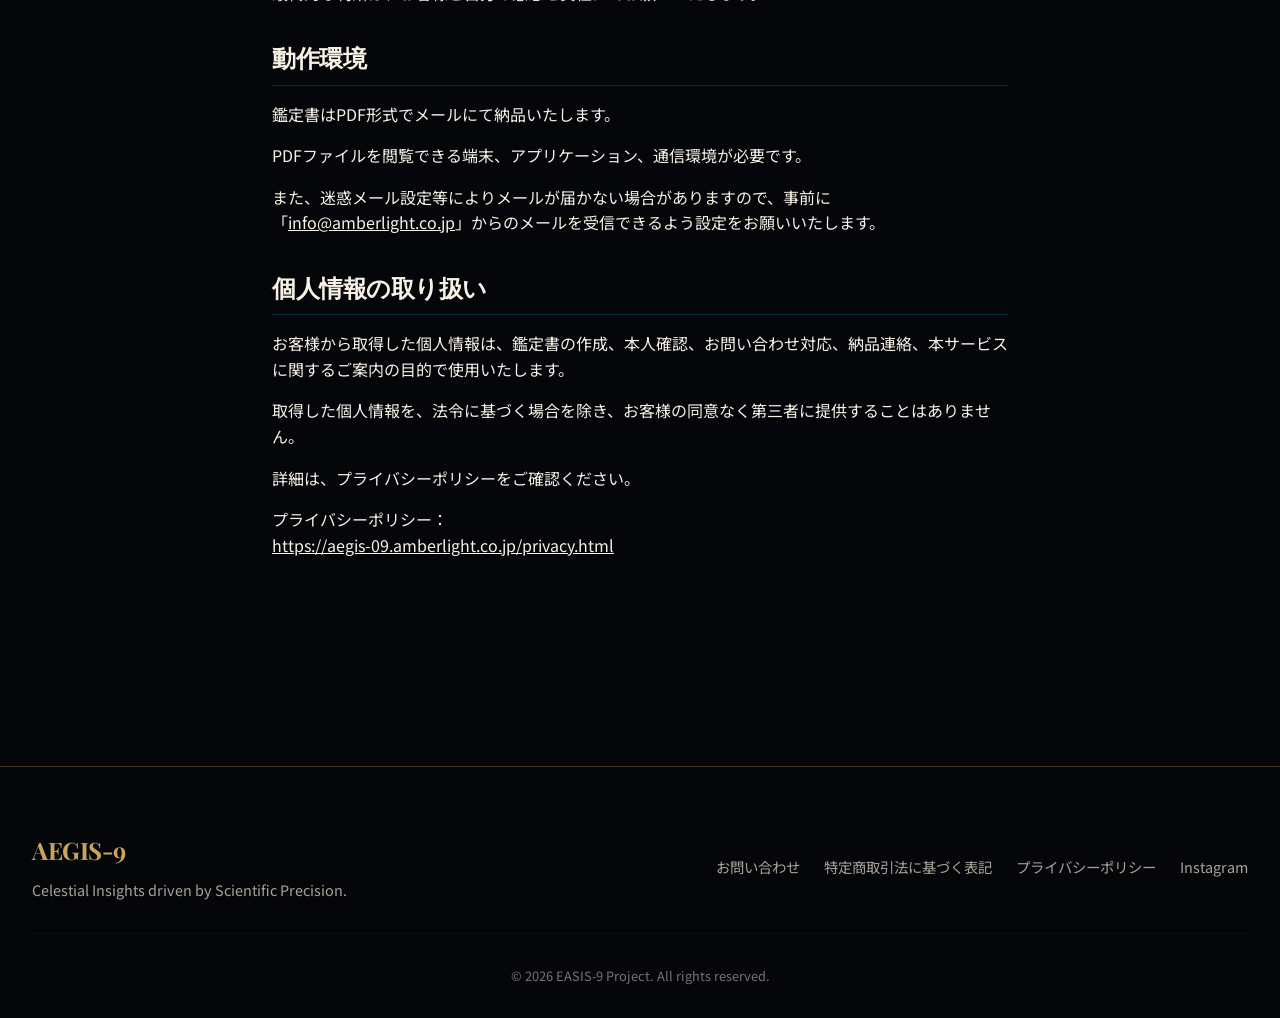
<file: legal.html>
<!DOCTYPE html>
<html lang="ja">
<head>
    <meta charset="UTF-8">
    <meta name="viewport" content="width=device-width, initial-scale=1.0">
    <title>特定商取引法に基づく表記 | AEGIS-9</title>
    <link href="https://fonts.googleapis.com/css2?family=Playfair+Display:wght@400;700&family=JetBrains+Mono:wght@300;500&family=Noto+Sans+JP:wght@300;400;700&display=swap" rel="stylesheet">
    <link rel="stylesheet" href="index.css">
    <style>
        .page-header {
            padding: 8rem 0 4rem;
            text-align: center;
            border-bottom: 1px solid var(--glass-border);
        }
        .page-content {
            padding: 4rem 0 8rem;
            max-width: 800px;
            margin: 0 auto;
        }
        .page-content h2 {
            font-size: 1.5rem;
            margin-top: 2rem;
            margin-bottom: 1rem;
            color: var(--accent-cyan);
            border-bottom: 1px solid rgba(0, 210, 255, 0.2);
            padding-bottom: 0.5rem;
        }
        .page-content p {
            margin-bottom: 1rem;
            color: var(--text-secondary);
        }
    </style>
</head>
<body>
    <div class="glow-overlay"></div>

    <nav class="nav-bar">
        <div class="container nav-content">
            <a href="index.html" class="logo">AEGIS-9</a>
            <div class="menu-toggle" aria-label="Toggle Menu">
                <span></span>
                <span></span>
                <span></span>
            </div>
            <ul class="nav-links">
                <li><a href="index.html#about">The Report</a></li>
                <li><a href="index.html#pricing">Menu</a></li>
                <li><a href="contact.html">Contact</a></li>
            </ul>
        </div>
    </nav>

    <main>
        <header class="page-header">
            <div class="container">
                <h1 class="section-title">特定商取引法に基づく表記</h1>
            </div>
        </header>

        <section class="page-content section">
            <div class="container" id="content-container">
                <p style="text-align: right; margin-bottom: 2rem; color: var(--text-secondary);">最終更新日：2026年4月26日</p>

                <h2>販売事業者</h2>
                <p>Amber Light 合同会社</p>

                <h2>運営責任者</h2>
                <p>和田 壮平</p>

                <h2>所在地</h2>
                <p>所在地については、個人情報保護および防犯上の観点から、本ページ上での公開を控えております。</p>
                <p>所在地の開示をご希望の場合は、下記メールアドレス宛にご請求ください。<br>
                ご請求を確認後、法令に基づき、遅滞なく開示いたします。</p>
                <p>開示請求先：<a href="mailto:info@amberlight.co.jp" style="color: var(--accent-cyan);">info@amberlight.co.jp</a></p>

                <h2>電話番号</h2>
                <p>電話番号については、個人情報保護および防犯上の観点から、本ページ上での公開を控えております。</p>
                <p>電話番号の開示をご希望の場合は、下記メールアドレス宛にご請求ください。<br>
                ご請求を確認後、法令に基づき、遅滞なく開示いたします。</p>
                <p>開示請求先：<a href="mailto:info@amberlight.co.jp" style="color: var(--accent-cyan);">info@amberlight.co.jp</a></p>

                <h2>お問い合わせ先</h2>
                <p>
                    <a href="mailto:info@amberlight.co.jp" style="color: var(--accent-cyan);">info@amberlight.co.jp</a>
                </p>
                <p style="font-size: 0.9rem;">
                    受付時間：平日 10:00〜17:00<br>
                    ※土日祝日、年末年始、その他当社が定める休業日を除きます。<br>
                    ※お問い合わせはメールにてお願いいたします。
                </p>

                <h2>販売URL</h2>
                <p><a href="https://aegis-09.amberlight.co.jp/" style="color: var(--accent-cyan);">https://aegis-09.amberlight.co.jp/</a></p>

                <h2>販売価格</h2>
                <p>各鑑定メニューの販売価格は、LPおよび申込ページに表示された金額とします。<br>
                表示価格は税込価格です。</p>
                <table style="width: 100%; border-collapse: collapse; margin-top: 1rem; margin-bottom: 2rem; background: rgba(0,0,0,0.2);">
                    <thead>
                        <tr>
                            <th style="border-bottom: 1px solid var(--glass-border); padding: 1rem; text-align: left; color: var(--text-secondary);">商品名</th>
                            <th style="border-bottom: 1px solid var(--glass-border); padding: 1rem; text-align: right; color: var(--text-secondary);">通常価格</th>
                            <th style="border-bottom: 1px solid var(--glass-border); padding: 1rem; text-align: right; color: var(--text-secondary);">リリース記念価格</th>
                        </tr>
                    </thead>
                    <tbody>
                        <tr><td style="border-bottom: 1px solid var(--glass-border); padding: 1rem;">ミニ鑑定</td><td style="border-bottom: 1px solid var(--glass-border); padding: 1rem; text-align: right;">¥2,980</td><td style="border-bottom: 1px solid var(--glass-border); padding: 1rem; text-align: right; color: var(--accent-cyan);">¥1,980</td></tr>
                        <tr><td style="border-bottom: 1px solid var(--glass-border); padding: 1rem;">相性鑑定</td><td style="border-bottom: 1px solid var(--glass-border); padding: 1rem; text-align: right;">¥4,800</td><td style="border-bottom: 1px solid var(--glass-border); padding: 1rem; text-align: right; color: var(--accent-cyan);">¥3,980</td></tr>
                        <tr><td style="border-bottom: 1px solid var(--glass-border); padding: 1rem;">天職鑑定</td><td style="border-bottom: 1px solid var(--glass-border); padding: 1rem; text-align: right;">¥6,800</td><td style="border-bottom: 1px solid var(--glass-border); padding: 1rem; text-align: right; color: var(--accent-cyan);">¥5,800</td></tr>
                        <tr><td style="border-bottom: 1px solid var(--glass-border); padding: 1rem;">宿命鑑定</td><td style="border-bottom: 1px solid var(--glass-border); padding: 1rem; text-align: right;">¥12,800</td><td style="border-bottom: 1px solid var(--glass-border); padding: 1rem; text-align: right; color: var(--accent-cyan);">¥9,800</td></tr>
                        <tr><td style="padding: 1rem;">10年運気表</td><td style="padding: 1rem; text-align: right;">¥8,800</td><td style="padding: 1rem; text-align: right; color: var(--accent-cyan);">¥6,800</td></tr>
                    </tbody>
                </table>

                <h2>商品代金以外の必要料金</h2>
                <p>鑑定書はPDF形式でメールにて納品するため、送料は発生いたしません。</p>
                <p>ただし、インターネット接続に必要な通信料、メール受信にかかる通信料、PDFファイルの閲覧に必要な端末・通信環境等は、お客様のご負担となります。</p>

                <h2>お支払い方法</h2>
                <p>クレジットカード決済<br>※Square決済を利用します。</p>

                <h2>お支払い時期</h2>
                <p>お申込み時に決済が確定します。</p>
                <p>クレジットカード決済の場合、ご利用のカード会社の締日および支払日に準じます。</p>

                <h2>商品・サービスの内容</h2>
                <p>本サービスは、お客様からご提供いただく生年月日、出生時間、出生地、出生時間の確認状況、鑑定メニュー、鑑定結果の利用目的、任意でご入力いただくテーマ等の情報をもとに、西洋占星術・四柱推命・マヤ暦等の観点から鑑定書を作成し、PDF形式にてメールで納品する鑑定サービスです。</p>
                <p>本鑑定は、自己理解や今後の行動を前向きに考えるための参考情報として提供するものであり、特定の未来、結果、成功、効果等を保証するものではありません。</p>

                <h2>商品の提供時期</h2>
                <p>決済完了後、およびGoogleフォームによる必要情報の入力完了後、通常7営業日以内に鑑定書をPDF形式でメールにてお届けいたします。</p>
                <p>ただし、以下の場合は納品までに追加のお時間をいただく場合があります。</p>
                <ul style="color: var(--text-secondary); margin-bottom: 1rem; padding-left: 1.5rem; line-height: 1.8;">
                    <li>入力内容に不備がある場合</li>
                    <li>出生情報等の確認が必要な場合</li>
                    <li>お申込みが集中している場合</li>
                    <li>当社休業日を挟む場合</li>
                    <li>その他、やむを得ない事情がある場合</li>
                </ul>
                <p>その場合は、ご登録いただいたメールアドレス宛にご連絡いたします。</p>

                <h2>申込有効期限</h2>
                <p>リリース記念価格は、先着30名様限定です。<br>
                予定人数に達し次第、予告なく通常価格へ変更する場合があります。</p>
                <p>Square決済リンクに有効期限がある場合は、各決済ページに表示された期限に準じます。</p>

                <h2>キャンセル・返金について</h2>
                <p>本サービスは、お客様ごとに個別作成する鑑定書を提供するサービスであるため、決済完了後のお客様都合によるキャンセル・返金は、原則としてお受けできません。</p>
                <p>また、鑑定書納品後のキャンセル・返金もお受けできません。</p>
                <p>なお、以下の場合は、内容を確認のうえ、返金または再作成等の対応を行います。</p>
                <ul style="color: var(--text-secondary); margin-bottom: 1rem; padding-left: 1.5rem; line-height: 1.8;">
                    <li>重複決済が確認された場合</li>
                    <li>当社の都合により鑑定書を作成・納品できない場合</li>
                    <li>お申込み内容と異なる鑑定メニューで納品した場合</li>
                    <li>鑑定書データに明らかな破損、欠落、送付ミスがある場合</li>
                </ul>
                <p>鑑定結果の解釈、感じ方、期待との相違、鑑定内容への主観的な不満を理由とする返金はお受けできません。</p>

                <h2>返品・交換について</h2>
                <p>本サービスは、PDF形式で納品するデジタルコンテンツおよび個別作成サービスのため、商品の性質上、納品後の返品・交換はお受けできません。</p>
                <p>ただし、誤字脱字、データの欠落、注文内容と異なる納品など、当社の不備が確認された場合は、納品日から7日以内に下記メールアドレスまでご連絡ください。<br>
                内容を確認のうえ、必要に応じて修正対応いたします。</p>
                <p>お問い合わせ先：<a href="mailto:info@amberlight.co.jp" style="color: var(--accent-cyan);">info@amberlight.co.jp</a></p>

                <h2>入力情報の誤りについて</h2>
                <p>鑑定書は、お客様が入力された生年月日、出生時間、出生地、氏名、メールアドレス、鑑定結果の利用目的、任意でご入力いただくテーマ等の情報をもとに作成します。</p>
                <p>入力内容に誤りがある場合、鑑定内容や納品に影響が生じる可能性があります。<br>
                お客様の入力誤りによる鑑定書作成後の再鑑定・再発行については、別途料金をいただく場合があります。</p>

                <h2>出生時間について</h2>
                <p>本鑑定では、より適切な鑑定書を作成するため、出生時間の入力をお願いしております。</p>
                <p>母子手帳などで正確な出生時間が確認できる場合は、その時刻をご入力ください。<br>
                正確な出生時間が分からない場合も、分かる範囲で最も近いと思われる時刻を必ずご入力ください。</p>
                <p>また、入力いただいた出生時間の確認状況について、Googleフォーム内の該当項目にてお選びください。</p>
                <p>出生時間が正確でない場合、西洋占星術におけるハウス、アセンダント、月の位置など、一部の鑑定項目について精度が限定される場合があります。</p>
                <p>その場合は、ご入力いただいた時刻および確認状況をもとに、鑑定可能な範囲で作成いたします。</p>

                <h2>鑑定に関する注意事項</h2>
                <p>本鑑定は、自己理解や今後の行動を前向きに考えるための参考情報として提供するものです。</p>
                <p>医療、法律、投資、進学、転職、結婚、出産、その他専門的判断を必要とする事項について、特定の結果を保証するものではありません。</p>
                <p>最終的な判断は、お客様ご自身の意思と責任にてお願いいたします。</p>

                <h2>動作環境</h2>
                <p>鑑定書はPDF形式でメールにて納品いたします。</p>
                <p>PDFファイルを閲覧できる端末、アプリケーション、通信環境が必要です。</p>
                <p>また、迷惑メール設定等によりメールが届かない場合がありますので、事前に「<a href="mailto:info@amberlight.co.jp" style="color: var(--accent-cyan);">info@amberlight.co.jp</a>」からのメールを受信できるよう設定をお願いいたします。</p>

                <h2>個人情報の取り扱い</h2>
                <p>お客様から取得した個人情報は、鑑定書の作成、本人確認、お問い合わせ対応、納品連絡、本サービスに関するご案内の目的で使用いたします。</p>
                <p>取得した個人情報を、法令に基づく場合を除き、お客様の同意なく第三者に提供することはありません。</p>
                <p>詳細は、プライバシーポリシーをご確認ください。</p>
                <p>プライバシーポリシー：<br>
                <a href="https://aegis-09.amberlight.co.jp/privacy.html" style="color: var(--accent-cyan);">https://aegis-09.amberlight.co.jp/privacy.html</a></p>
            </div>
        </section>
    </main>

    <footer class="footer">
        <div class="container">
            <div class="footer-content">
                <div class="footer-brand">
                    <h3>AEGIS-9</h3>
                    <p>Celestial Insights driven by Scientific Precision.</p>
                </div>
                <div class="footer-links">
                    <a href="contact.html">お問い合わせ</a>
                    <a href="legal.html">特定商取引法に基づく表記</a>
                    <a href="privacy.html">プライバシーポリシー</a>
                    <a href="https://www.instagram.com/aegis9.kantei/" target="_blank" rel="noopener noreferrer">Instagram</a>
                </div>
            </div>
            <div class="copyright">
                &copy; 2026 EASIS-9 Project. All rights reserved.
            </div>
        </div>
    </footer>
    <script src="index.js"></script>
</body>
</html>
</file>
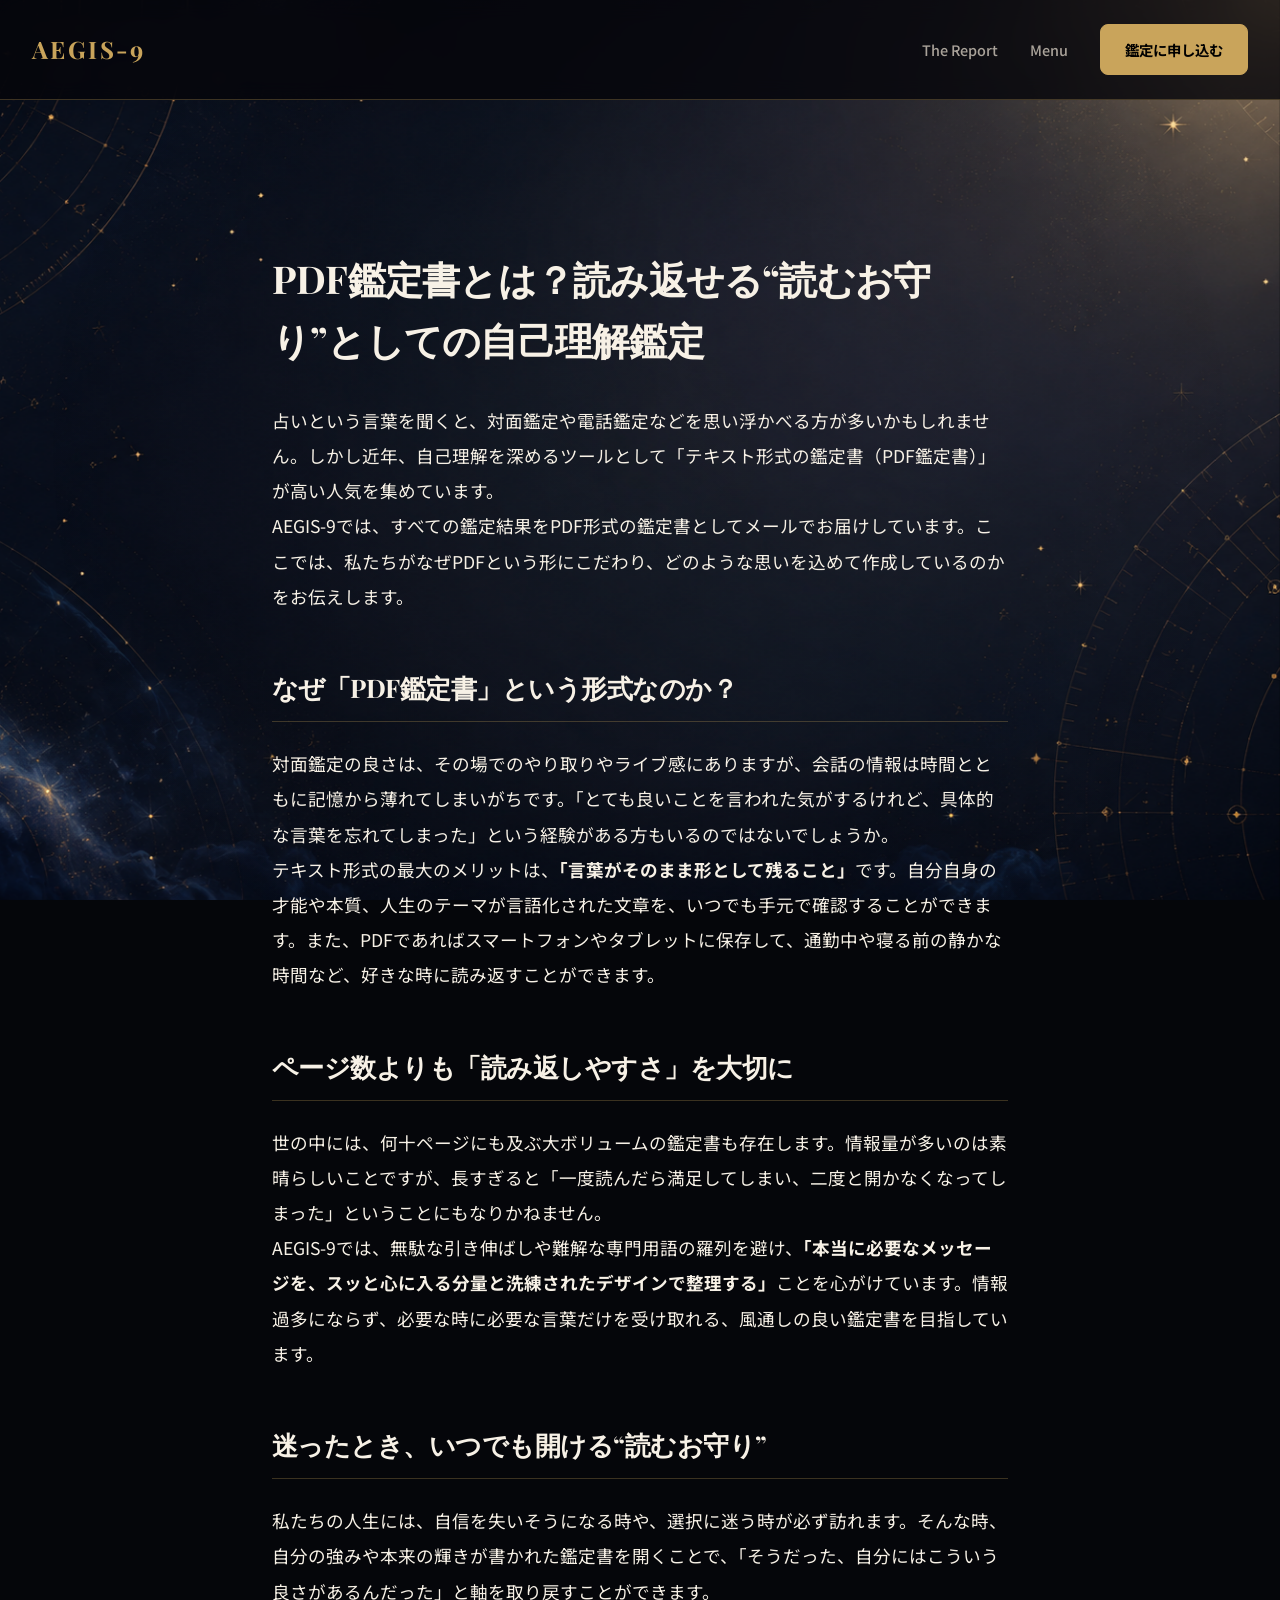
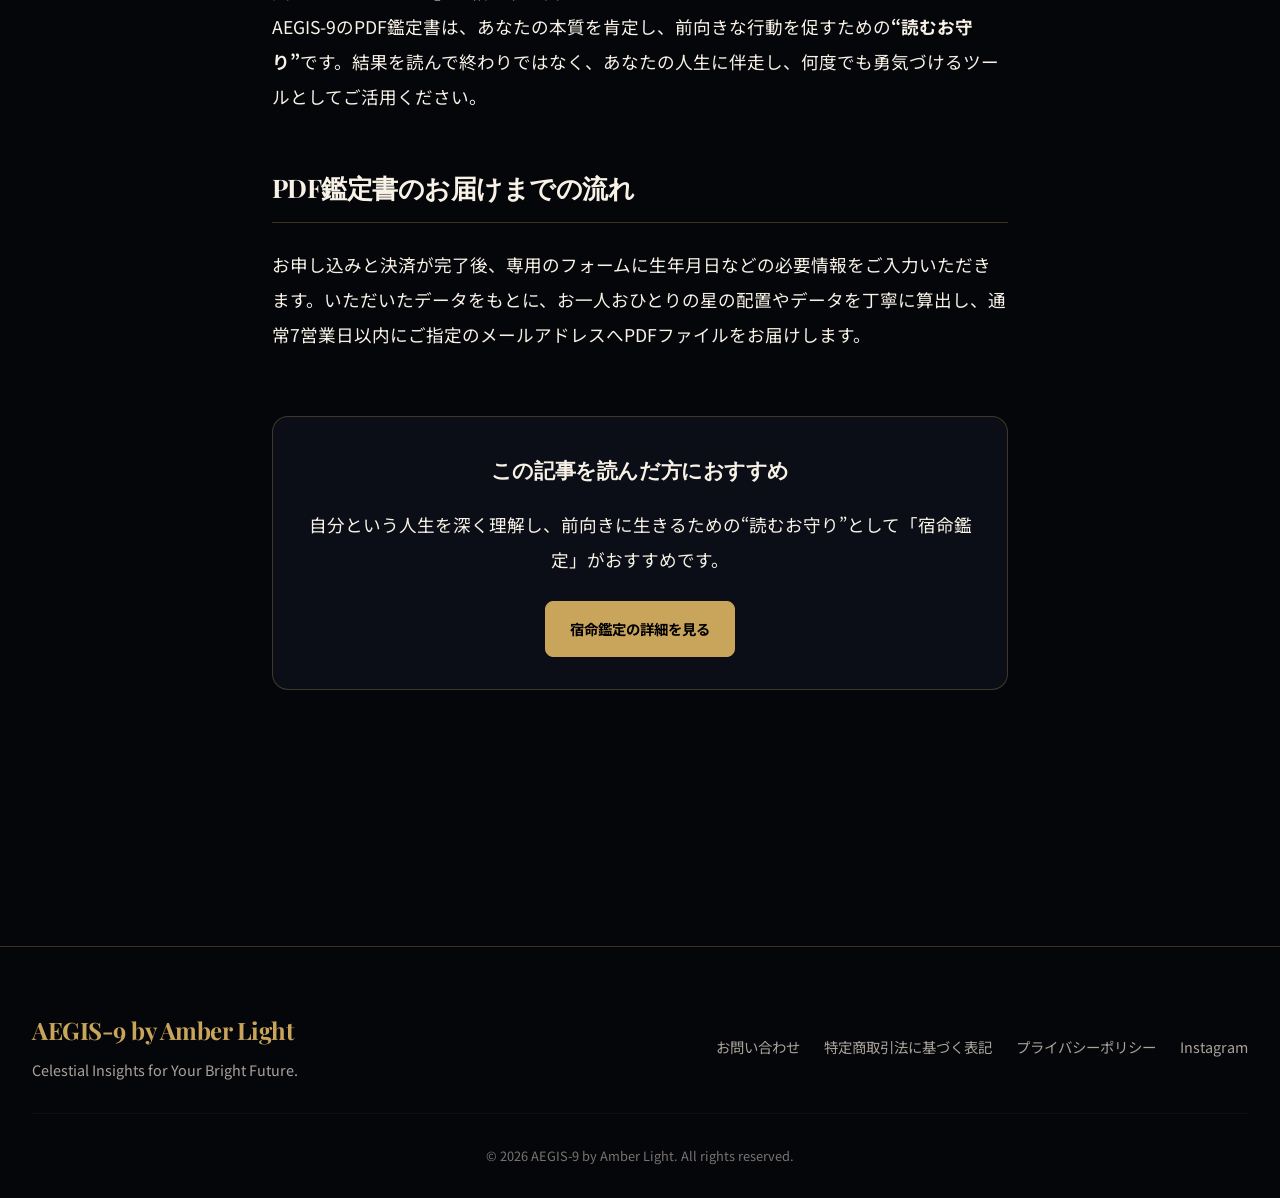
<file: pdf-reading.html>
<!DOCTYPE html>
<html lang="ja">
<head>
    <meta charset="UTF-8">
    <meta name="viewport" content="width=device-width, initial-scale=1.0">
    <title>PDF鑑定書とは？読み返せる“読むお守り”としての自己理解鑑定 | AEGIS-9 鑑定室</title>
    <meta name="description" content="AEGIS-9の「PDF鑑定書」は、ページ数よりも読み返しやすさと実用性を重視した“読むお守り”です。いつでも振り返れる自己理解のツールとして活用できます。">
    
    <!-- OGP -->
    <meta property="og:title" content="PDF鑑定書とは？読み返せる“読むお守り”としての自己理解鑑定 | AEGIS-9 鑑定室">
    <meta property="og:description" content="AEGIS-9の「PDF鑑定書」は、ページ数よりも読み返しやすさと実用性を重視した“読むお守り”です。いつでも振り返れる自己理解のツールとして活用できます。">
    <meta property="og:type" content="article">
    <meta property="og:url" content="https://aegis-09.amberlight.co.jp/pdf-reading.html">
    <meta property="og:image" content="https://aegis-09.amberlight.co.jp/ogp.png">
    <meta name="twitter:card" content="summary_large_image">

    <!-- Fonts -->
    <link href="https://fonts.googleapis.com/css2?family=Playfair+Display:wght@400;700&family=JetBrains+Mono:wght@300;500&family=Noto+Sans+JP:wght@300;400;700&display=swap" rel="stylesheet">
    
    <link rel="stylesheet" href="index.css">
</head>
<body>
    <div class="glow-overlay"></div>

    <nav class="nav-bar">
        <div class="container nav-content">
            <a href="index.html" class="logo">AEGIS-9</a>
            <div class="menu-toggle" aria-label="Toggle Menu">
                <span></span>
                <span></span>
                <span></span>
            </div>
            <ul class="nav-links">
                <li><a href="index.html#about">The Report</a></li>
                <li><a href="index.html#pricing">Menu</a></li>
                <li><a href="index.html#pricing" class="btn-primary">鑑定に申し込む</a></li>
            </ul>
        </div>
    </nav>

    <main style="padding-top: 120px; min-height: 80vh;">
        <section class="section">
            <div class="container" style="max-width: 800px;">
                <h1 class="section-title" style="font-size: clamp(2rem, 3vw, 2.5rem); margin-bottom: 2rem;">PDF鑑定書とは？読み返せる“読むお守り”としての自己理解鑑定</h1>
                <div class="article-content" style="font-size: 1.1rem; line-height: 2; color: var(--text-secondary);">
                    <p>占いという言葉を聞くと、対面鑑定や電話鑑定などを思い浮かべる方が多いかもしれません。しかし近年、自己理解を深めるツールとして「テキスト形式の鑑定書（PDF鑑定書）」が高い人気を集めています。</p>
                    <p>AEGIS-9では、すべての鑑定結果をPDF形式の鑑定書としてメールでお届けしています。ここでは、私たちがなぜPDFという形にこだわり、どのような思いを込めて作成しているのかをお伝えします。</p>

                    <h2 style="color: var(--text-primary); font-size: 1.6rem; margin: 3rem 0 1.5rem; border-bottom: 1px solid var(--glass-border); padding-bottom: 0.5rem;">なぜ「PDF鑑定書」という形式なのか？</h2>
                    <p>対面鑑定の良さは、その場でのやり取りやライブ感にありますが、会話の情報は時間とともに記憶から薄れてしまいがちです。「とても良いことを言われた気がするけれど、具体的な言葉を忘れてしまった」という経験がある方もいるのではないでしょうか。</p>
                    <p>テキスト形式の最大のメリットは、<strong>「言葉がそのまま形として残ること」</strong>です。自分自身の才能や本質、人生のテーマが言語化された文章を、いつでも手元で確認することができます。また、PDFであればスマートフォンやタブレットに保存して、通勤中や寝る前の静かな時間など、好きな時に読み返すことができます。</p>

                    <h2 style="color: var(--text-primary); font-size: 1.6rem; margin: 3rem 0 1.5rem; border-bottom: 1px solid var(--glass-border); padding-bottom: 0.5rem;">ページ数よりも「読み返しやすさ」を大切に</h2>
                    <p>世の中には、何十ページにも及ぶ大ボリュームの鑑定書も存在します。情報量が多いのは素晴らしいことですが、長すぎると「一度読んだら満足してしまい、二度と開かなくなってしまった」ということにもなりかねません。</p>
                    <p>AEGIS-9では、無駄な引き伸ばしや難解な専門用語の羅列を避け、<strong>「本当に必要なメッセージを、スッと心に入る分量と洗練されたデザインで整理する」</strong>ことを心がけています。情報過多にならず、必要な時に必要な言葉だけを受け取れる、風通しの良い鑑定書を目指しています。</p>

                    <h2 style="color: var(--text-primary); font-size: 1.6rem; margin: 3rem 0 1.5rem; border-bottom: 1px solid var(--glass-border); padding-bottom: 0.5rem;">迷ったとき、いつでも開ける“読むお守り”</h2>
                    <p>私たちの人生には、自信を失いそうになる時や、選択に迷う時が必ず訪れます。そんな時、自分の強みや本来の輝きが書かれた鑑定書を開くことで、「そうだった、自分にはこういう良さがあるんだった」と軸を取り戻すことができます。</p>
                    <p>AEGIS-9のPDF鑑定書は、あなたの本質を肯定し、前向きな行動を促すための<strong>“読むお守り”</strong>です。結果を読んで終わりではなく、あなたの人生に伴走し、何度でも勇気づけるツールとしてご活用ください。</p>

                    <h2 style="color: var(--text-primary); font-size: 1.6rem; margin: 3rem 0 1.5rem; border-bottom: 1px solid var(--glass-border); padding-bottom: 0.5rem;">PDF鑑定書のお届けまでの流れ</h2>
                    <p>お申し込みと決済が完了後、専用のフォームに生年月日などの必要情報をご入力いただきます。いただいたデータをもとに、お一人おひとりの星の配置やデータを丁寧に算出し、通常7営業日以内にご指定のメールアドレスへPDFファイルをお届けします。</p>

                    <div style="margin: 4rem 0; padding: 2rem; background: var(--glass-bg); border: 1px solid var(--glass-border); border-radius: 1rem; text-align: center;">
                        <h3 style="color: var(--accent-cyan); margin-bottom: 1rem; font-size: 1.3rem;">この記事を読んだ方におすすめ</h3>
                        <p style="margin-bottom: 1.5rem;">自分という人生を深く理解し、前向きに生きるための“読むお守り”として「宿命鑑定」がおすすめです。</p>
                        <a href="index.html#destiny" class="btn-primary">宿命鑑定の詳細を見る</a>
                    </div>
                </div>
            </div>
        </section>
    </main>

    <footer class="footer">
        <div class="container">
            <div class="footer-content">
                <div class="footer-brand">
                    <h3>AEGIS-9 by Amber Light</h3>
                    <p>Celestial Insights for Your Bright Future.</p>
                </div>
                <div class="footer-links">
                    <a href="contact.html">お問い合わせ</a>
                    <a href="legal.html">特定商取引法に基づく表記</a>
                    <a href="privacy.html">プライバシーポリシー</a>
                    <a href="https://www.instagram.com/aegis9.kantei/" target="_blank" rel="noopener noreferrer">Instagram</a>
                </div>
            </div>
            <div class="copyright">
                &copy; 2026 AEGIS-9 by Amber Light. All rights reserved.
            </div>
        </div>
    </footer>

    <script src="index.js"></script>
</body>
</html>
</file>
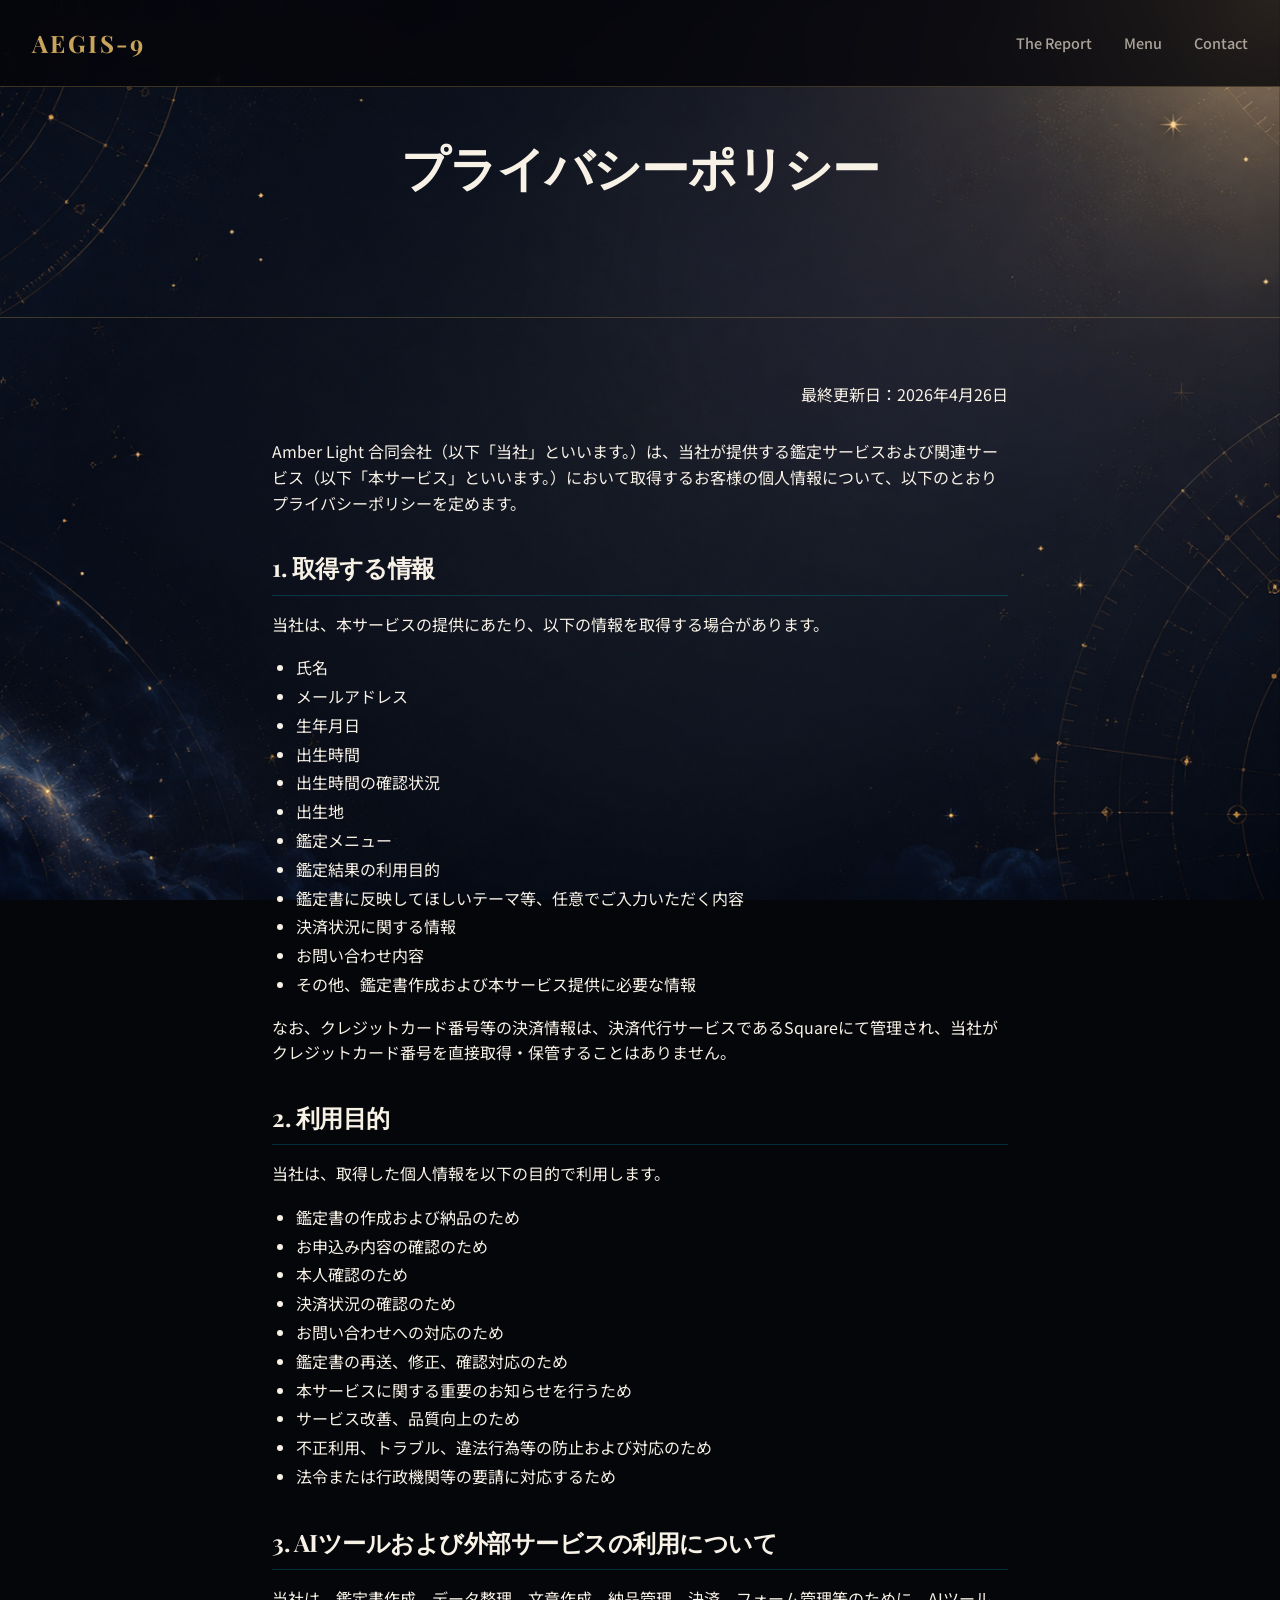
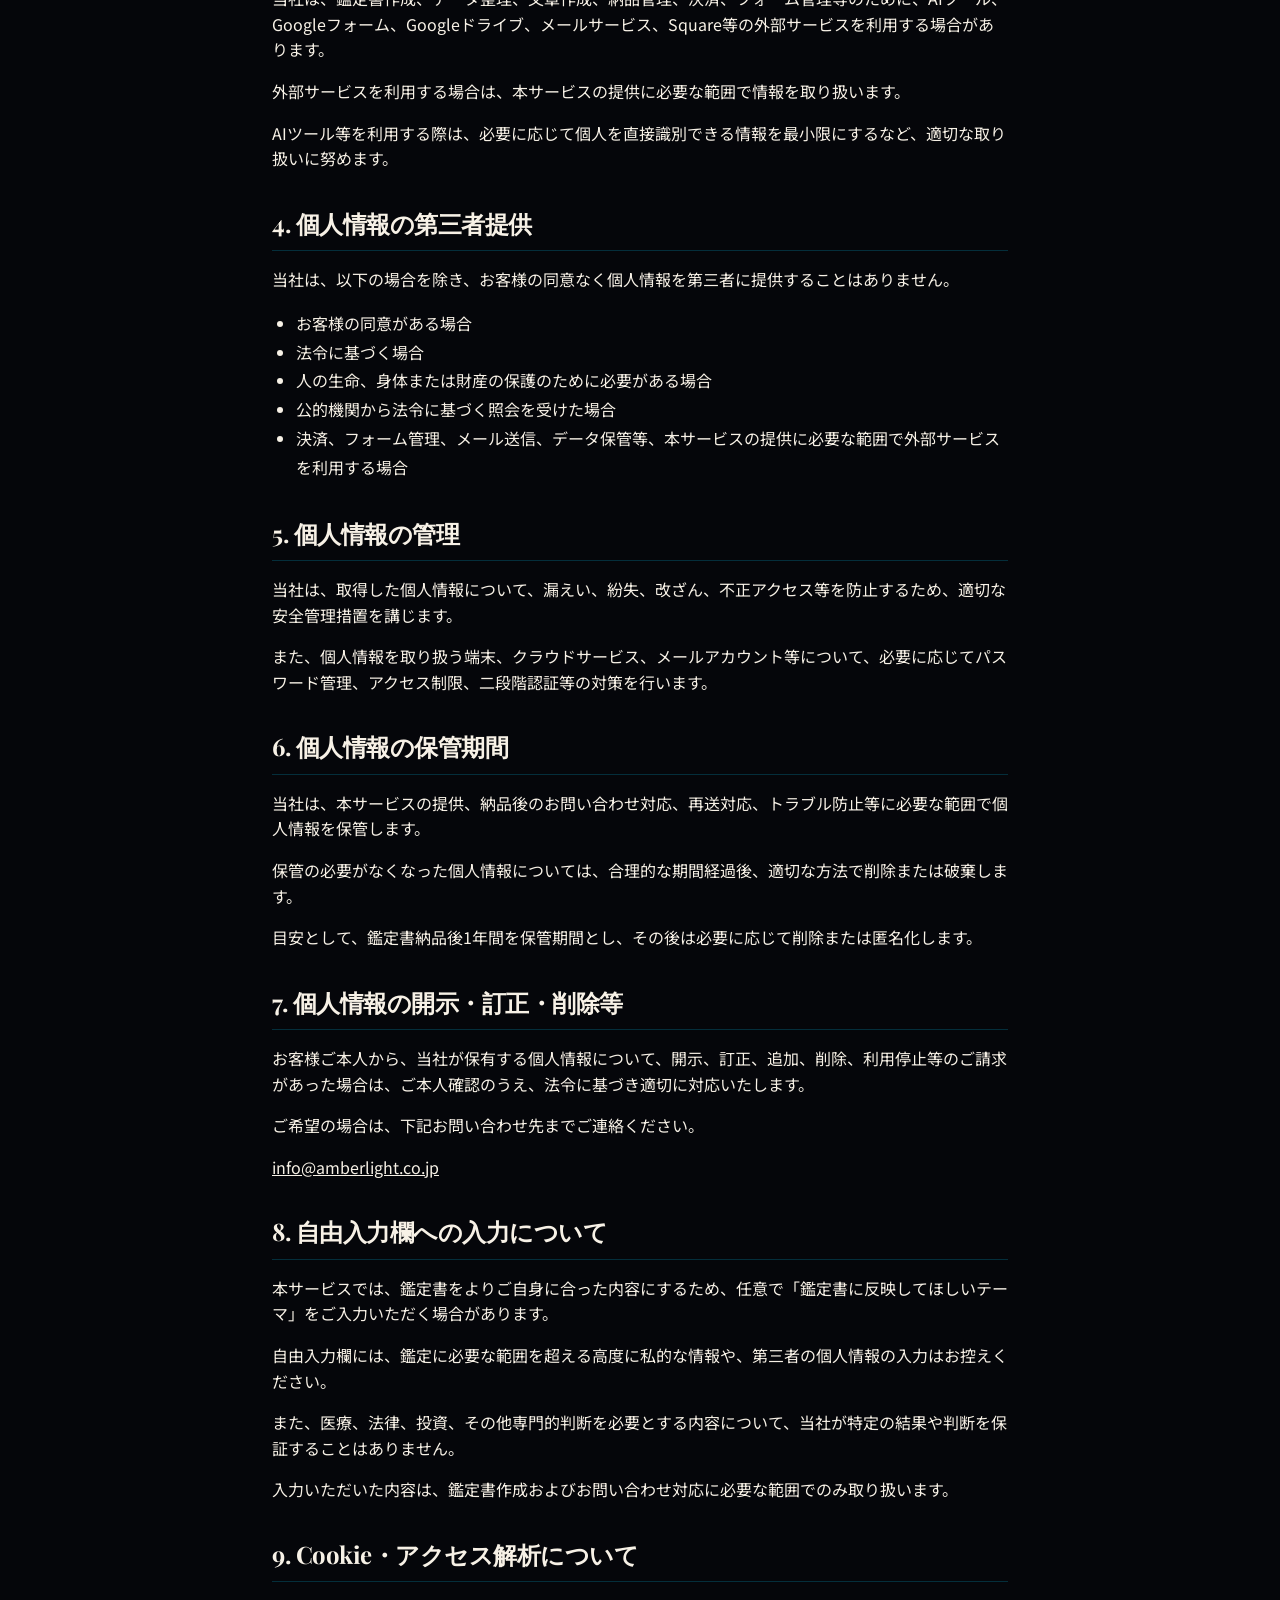
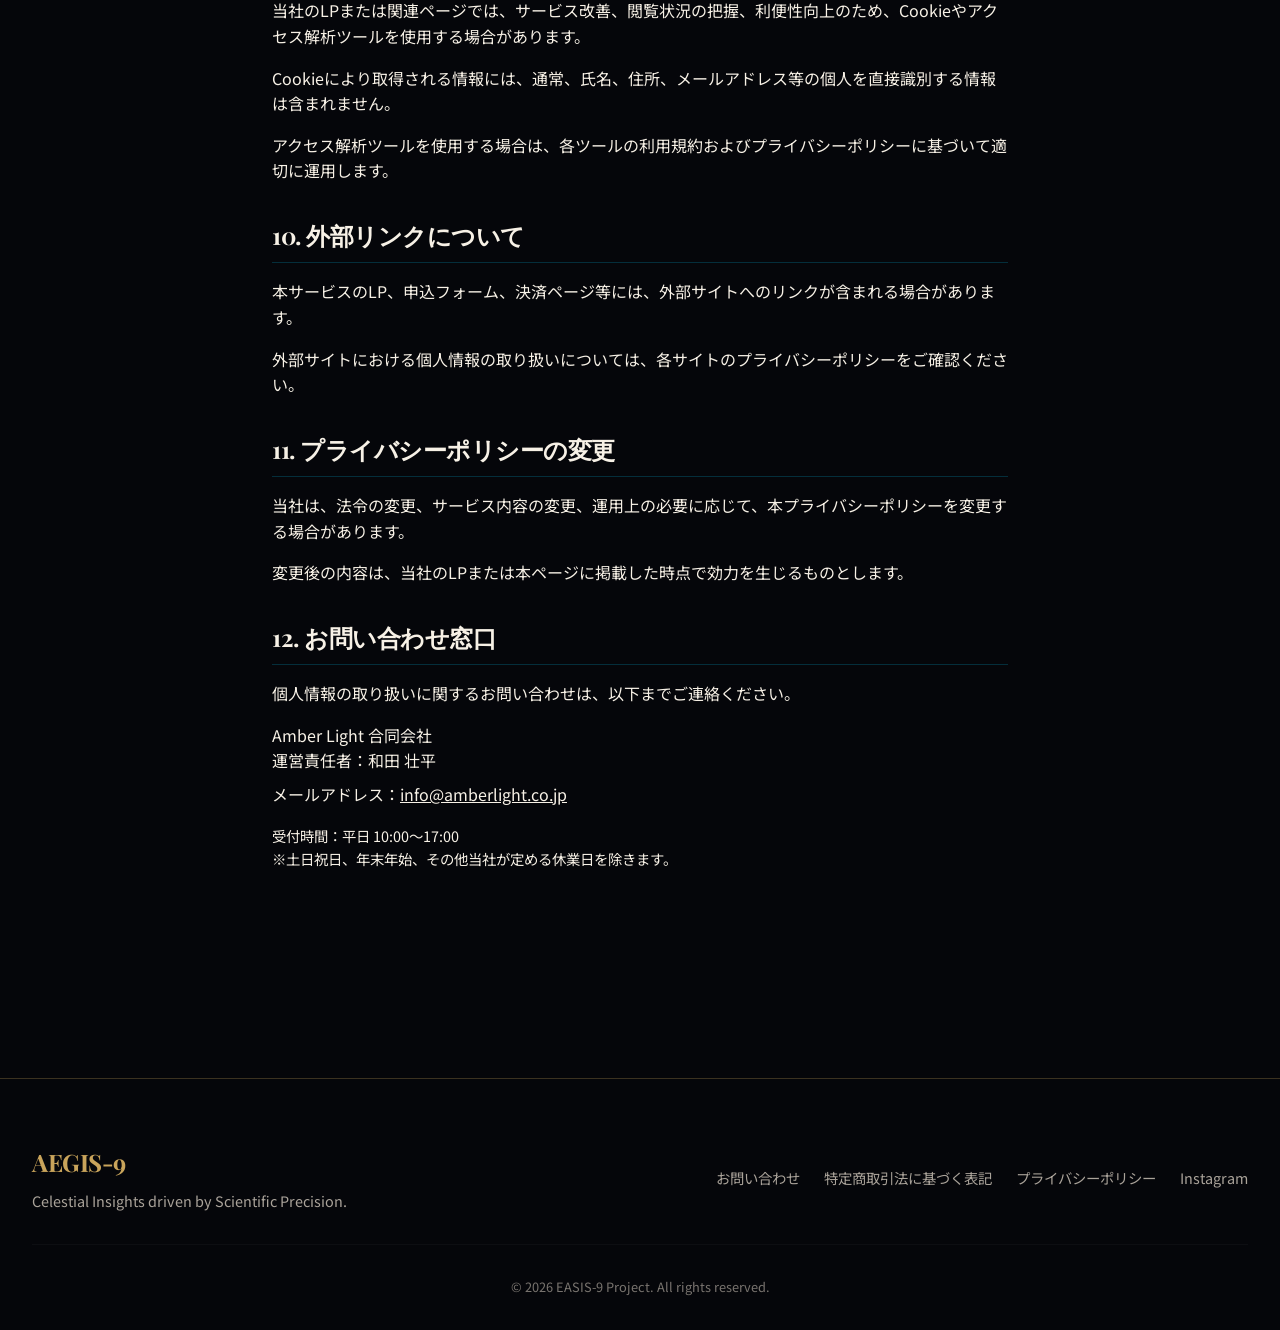
<file: privacy.html>
<!DOCTYPE html>
<html lang="ja">
<head>
    <meta charset="UTF-8">
    <meta name="viewport" content="width=device-width, initial-scale=1.0">
    <title>プライバシーポリシー | AEGIS-9</title>
    <link href="https://fonts.googleapis.com/css2?family=Playfair+Display:wght@400;700&family=JetBrains+Mono:wght@300;500&family=Noto+Sans+JP:wght@300;400;700&display=swap" rel="stylesheet">
    <link rel="stylesheet" href="index.css">
    <style>
        .page-header {
            padding: 8rem 0 4rem;
            text-align: center;
            border-bottom: 1px solid var(--glass-border);
        }
        .page-content {
            padding: 4rem 0 8rem;
            max-width: 800px;
            margin: 0 auto;
        }
        .page-content h2 {
            font-size: 1.5rem;
            margin-top: 2rem;
            margin-bottom: 1rem;
            color: var(--accent-cyan);
            border-bottom: 1px solid rgba(0, 210, 255, 0.2);
            padding-bottom: 0.5rem;
        }
        .page-content p {
            margin-bottom: 1rem;
            color: var(--text-secondary);
        }
    </style>
</head>
<body>
    <div class="glow-overlay"></div>

    <nav class="nav-bar">
        <div class="container nav-content">
            <a href="index.html" class="logo">AEGIS-9</a>
            <div class="menu-toggle" aria-label="Toggle Menu">
                <span></span>
                <span></span>
                <span></span>
            </div>
            <ul class="nav-links">
                <li><a href="index.html#about">The Report</a></li>
                <li><a href="index.html#pricing">Menu</a></li>
                <li><a href="contact.html">Contact</a></li>
            </ul>
        </div>
    </nav>

    <main>
        <header class="page-header">
            <div class="container">
                <h1 class="section-title">プライバシーポリシー</h1>
            </div>
        </header>

        <section class="page-content section">
            <div class="container" id="content-container">
                <p style="text-align: right; margin-bottom: 2rem; color: var(--text-secondary);">最終更新日：2026年4月26日</p>

                <p style="margin-bottom: 2rem;">Amber Light 合同会社（以下「当社」といいます。）は、当社が提供する鑑定サービスおよび関連サービス（以下「本サービス」といいます。）において取得するお客様の個人情報について、以下のとおりプライバシーポリシーを定めます。</p>

                <h2>1. 取得する情報</h2>
                <p>当社は、本サービスの提供にあたり、以下の情報を取得する場合があります。</p>
                <ul style="color: var(--text-secondary); margin-bottom: 1rem; padding-left: 1.5rem; line-height: 1.8;">
                    <li>氏名</li>
                    <li>メールアドレス</li>
                    <li>生年月日</li>
                    <li>出生時間</li>
                    <li>出生時間の確認状況</li>
                    <li>出生地</li>
                    <li>鑑定メニュー</li>
                    <li>鑑定結果の利用目的</li>
                    <li>鑑定書に反映してほしいテーマ等、任意でご入力いただく内容</li>
                    <li>決済状況に関する情報</li>
                    <li>お問い合わせ内容</li>
                    <li>その他、鑑定書作成および本サービス提供に必要な情報</li>
                </ul>
                <p>なお、クレジットカード番号等の決済情報は、決済代行サービスであるSquareにて管理され、当社がクレジットカード番号を直接取得・保管することはありません。</p>

                <h2>2. 利用目的</h2>
                <p>当社は、取得した個人情報を以下の目的で利用します。</p>
                <ul style="color: var(--text-secondary); margin-bottom: 1rem; padding-left: 1.5rem; line-height: 1.8;">
                    <li>鑑定書の作成および納品のため</li>
                    <li>お申込み内容の確認のため</li>
                    <li>本人確認のため</li>
                    <li>決済状況の確認のため</li>
                    <li>お問い合わせへの対応のため</li>
                    <li>鑑定書の再送、修正、確認対応のため</li>
                    <li>本サービスに関する重要のお知らせを行うため</li>
                    <li>サービス改善、品質向上のため</li>
                    <li>不正利用、トラブル、違法行為等の防止および対応のため</li>
                    <li>法令または行政機関等の要請に対応するため</li>
                </ul>

                <h2>3. AIツールおよび外部サービスの利用について</h2>
                <p>当社は、鑑定書作成、データ整理、文章作成、納品管理、決済、フォーム管理等のために、AIツール、Googleフォーム、Googleドライブ、メールサービス、Square等の外部サービスを利用する場合があります。</p>
                <p>外部サービスを利用する場合は、本サービスの提供に必要な範囲で情報を取り扱います。</p>
                <p>AIツール等を利用する際は、必要に応じて個人を直接識別できる情報を最小限にするなど、適切な取り扱いに努めます。</p>

                <h2>4. 個人情報の第三者提供</h2>
                <p>当社は、以下の場合を除き、お客様の同意なく個人情報を第三者に提供することはありません。</p>
                <ul style="color: var(--text-secondary); margin-bottom: 1rem; padding-left: 1.5rem; line-height: 1.8;">
                    <li>お客様の同意がある場合</li>
                    <li>法令に基づく場合</li>
                    <li>人の生命、身体または財産の保護のために必要がある場合</li>
                    <li>公的機関から法令に基づく照会を受けた場合</li>
                    <li>決済、フォーム管理、メール送信、データ保管等、本サービスの提供に必要な範囲で外部サービスを利用する場合</li>
                </ul>

                <h2>5. 個人情報の管理</h2>
                <p>当社は、取得した個人情報について、漏えい、紛失、改ざん、不正アクセス等を防止するため、適切な安全管理措置を講じます。</p>
                <p>また、個人情報を取り扱う端末、クラウドサービス、メールアカウント等について、必要に応じてパスワード管理、アクセス制限、二段階認証等の対策を行います。</p>

                <h2>6. 個人情報の保管期間</h2>
                <p>当社は、本サービスの提供、納品後のお問い合わせ対応、再送対応、トラブル防止等に必要な範囲で個人情報を保管します。</p>
                <p>保管の必要がなくなった個人情報については、合理的な期間経過後、適切な方法で削除または破棄します。</p>
                <p>目安として、鑑定書納品後1年間を保管期間とし、その後は必要に応じて削除または匿名化します。</p>

                <h2>7. 個人情報の開示・訂正・削除等</h2>
                <p>お客様ご本人から、当社が保有する個人情報について、開示、訂正、追加、削除、利用停止等のご請求があった場合は、ご本人確認のうえ、法令に基づき適切に対応いたします。</p>
                <p>ご希望の場合は、下記お問い合わせ先までご連絡ください。</p>
                <p><a href="mailto:info@amberlight.co.jp" style="color: var(--accent-cyan);">info@amberlight.co.jp</a></p>

                <h2>8. 自由入力欄への入力について</h2>
                <p>本サービスでは、鑑定書をよりご自身に合った内容にするため、任意で「鑑定書に反映してほしいテーマ」をご入力いただく場合があります。</p>
                <p>自由入力欄には、鑑定に必要な範囲を超える高度に私的な情報や、第三者の個人情報の入力はお控えください。</p>
                <p>また、医療、法律、投資、その他専門的判断を必要とする内容について、当社が特定の結果や判断を保証することはありません。</p>
                <p>入力いただいた内容は、鑑定書作成およびお問い合わせ対応に必要な範囲でのみ取り扱います。</p>

                <h2>9. Cookie・アクセス解析について</h2>
                <p>当社のLPまたは関連ページでは、サービス改善、閲覧状況の把握、利便性向上のため、Cookieやアクセス解析ツールを使用する場合があります。</p>
                <p>Cookieにより取得される情報には、通常、氏名、住所、メールアドレス等の個人を直接識別する情報は含まれません。</p>
                <p>アクセス解析ツールを使用する場合は、各ツールの利用規約およびプライバシーポリシーに基づいて適切に運用します。</p>

                <h2>10. 外部リンクについて</h2>
                <p>本サービスのLP、申込フォーム、決済ページ等には、外部サイトへのリンクが含まれる場合があります。</p>
                <p>外部サイトにおける個人情報の取り扱いについては、各サイトのプライバシーポリシーをご確認ください。</p>

                <h2>11. プライバシーポリシーの変更</h2>
                <p>当社は、法令の変更、サービス内容の変更、運用上の必要に応じて、本プライバシーポリシーを変更する場合があります。</p>
                <p>変更後の内容は、当社のLPまたは本ページに掲載した時点で効力を生じるものとします。</p>

                <h2>12. お問い合わせ窓口</h2>
                <p>個人情報の取り扱いに関するお問い合わせは、以下までご連絡ください。</p>
                <p style="margin-bottom: 0.5rem;">Amber Light 合同会社<br>運営責任者：和田 壮平</p>
                <p>メールアドレス：<a href="mailto:info@amberlight.co.jp" style="color: var(--accent-cyan);">info@amberlight.co.jp</a></p>
                <p style="font-size: 0.9rem;">
                    受付時間：平日 10:00〜17:00<br>
                    ※土日祝日、年末年始、その他当社が定める休業日を除きます。
                </p>
            </div>
        </section>
    </main>

    <footer class="footer">
        <div class="container">
            <div class="footer-content">
                <div class="footer-brand">
                    <h3>AEGIS-9</h3>
                    <p>Celestial Insights driven by Scientific Precision.</p>
                </div>
                <div class="footer-links">
                    <a href="contact.html">お問い合わせ</a>
                    <a href="legal.html">特定商取引法に基づく表記</a>
                    <a href="privacy.html">プライバシーポリシー</a>
                    <a href="https://www.instagram.com/aegis9.kantei/" target="_blank" rel="noopener noreferrer">Instagram</a>
                </div>
            </div>
            <div class="copyright">
                &copy; 2026 EASIS-9 Project. All rights reserved.
            </div>
        </div>
    </footer>
    <script src="index.js"></script>
</body>
</html>
</file>
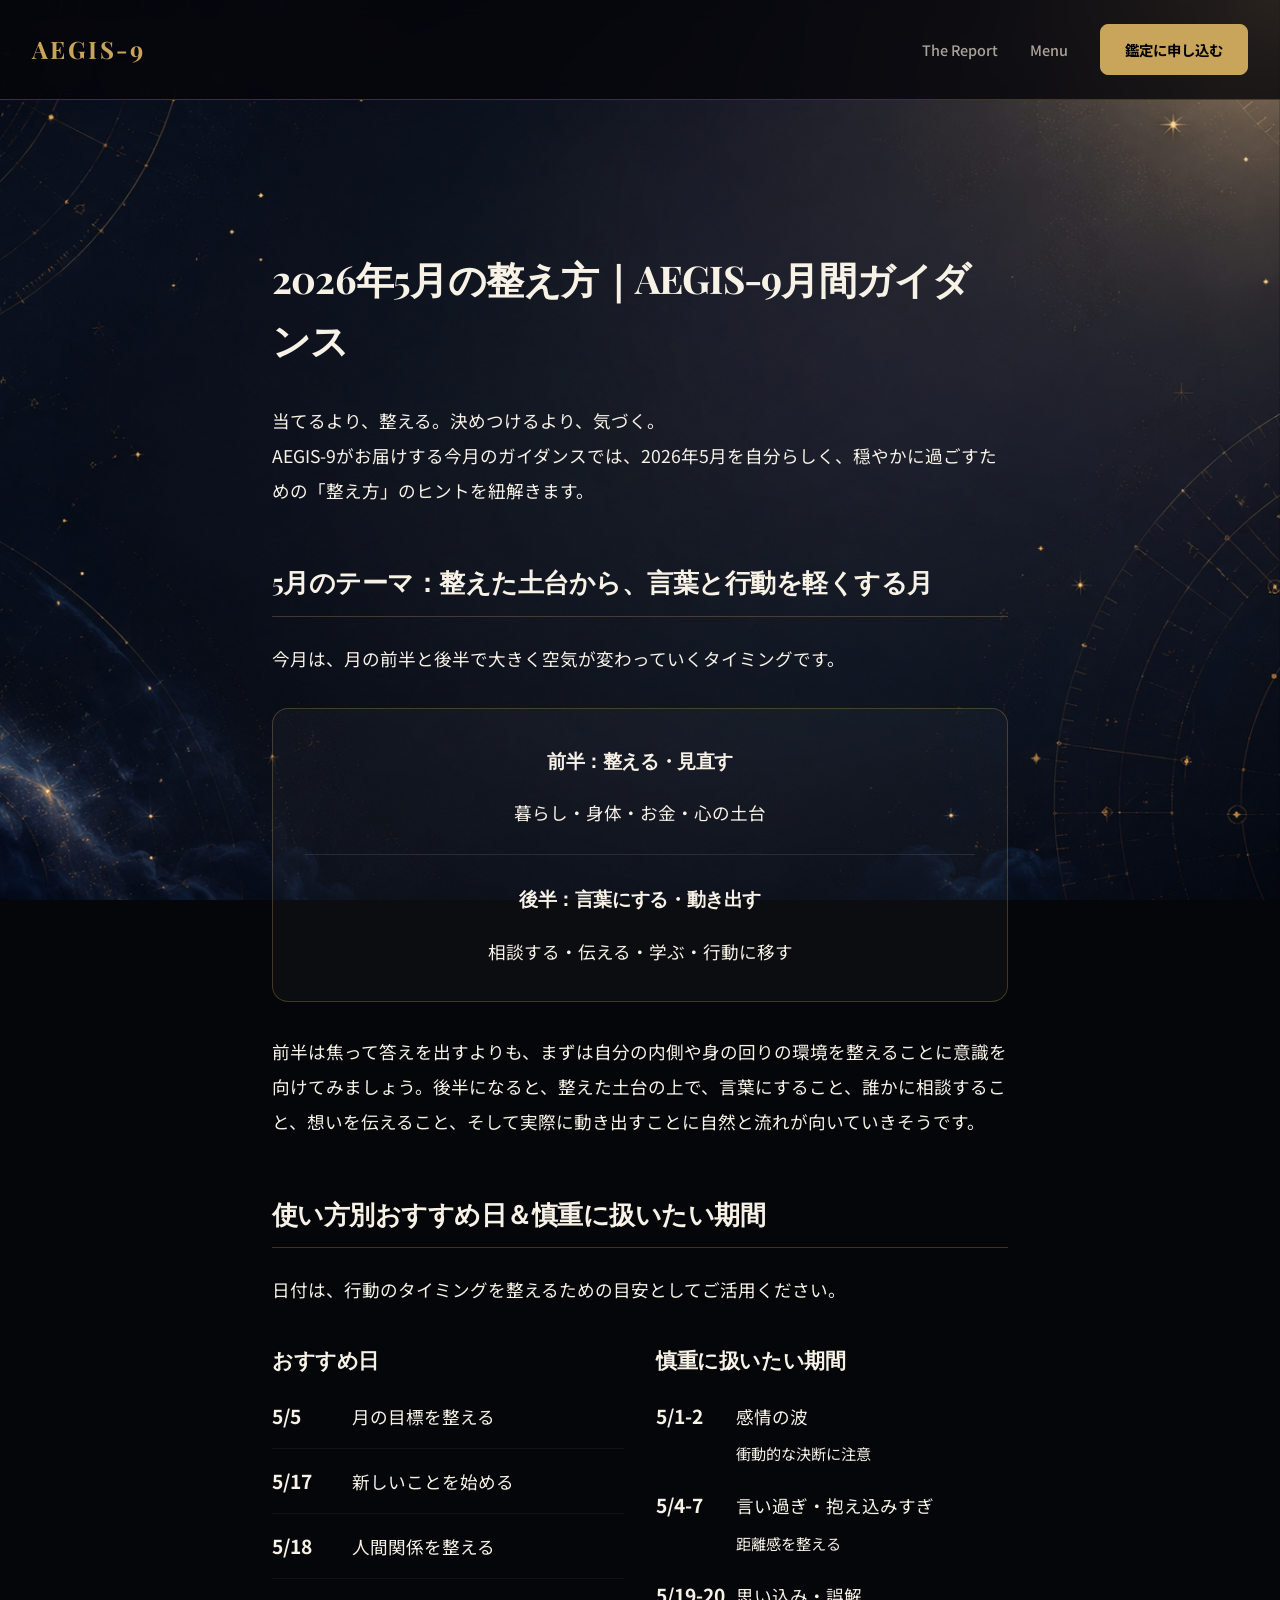
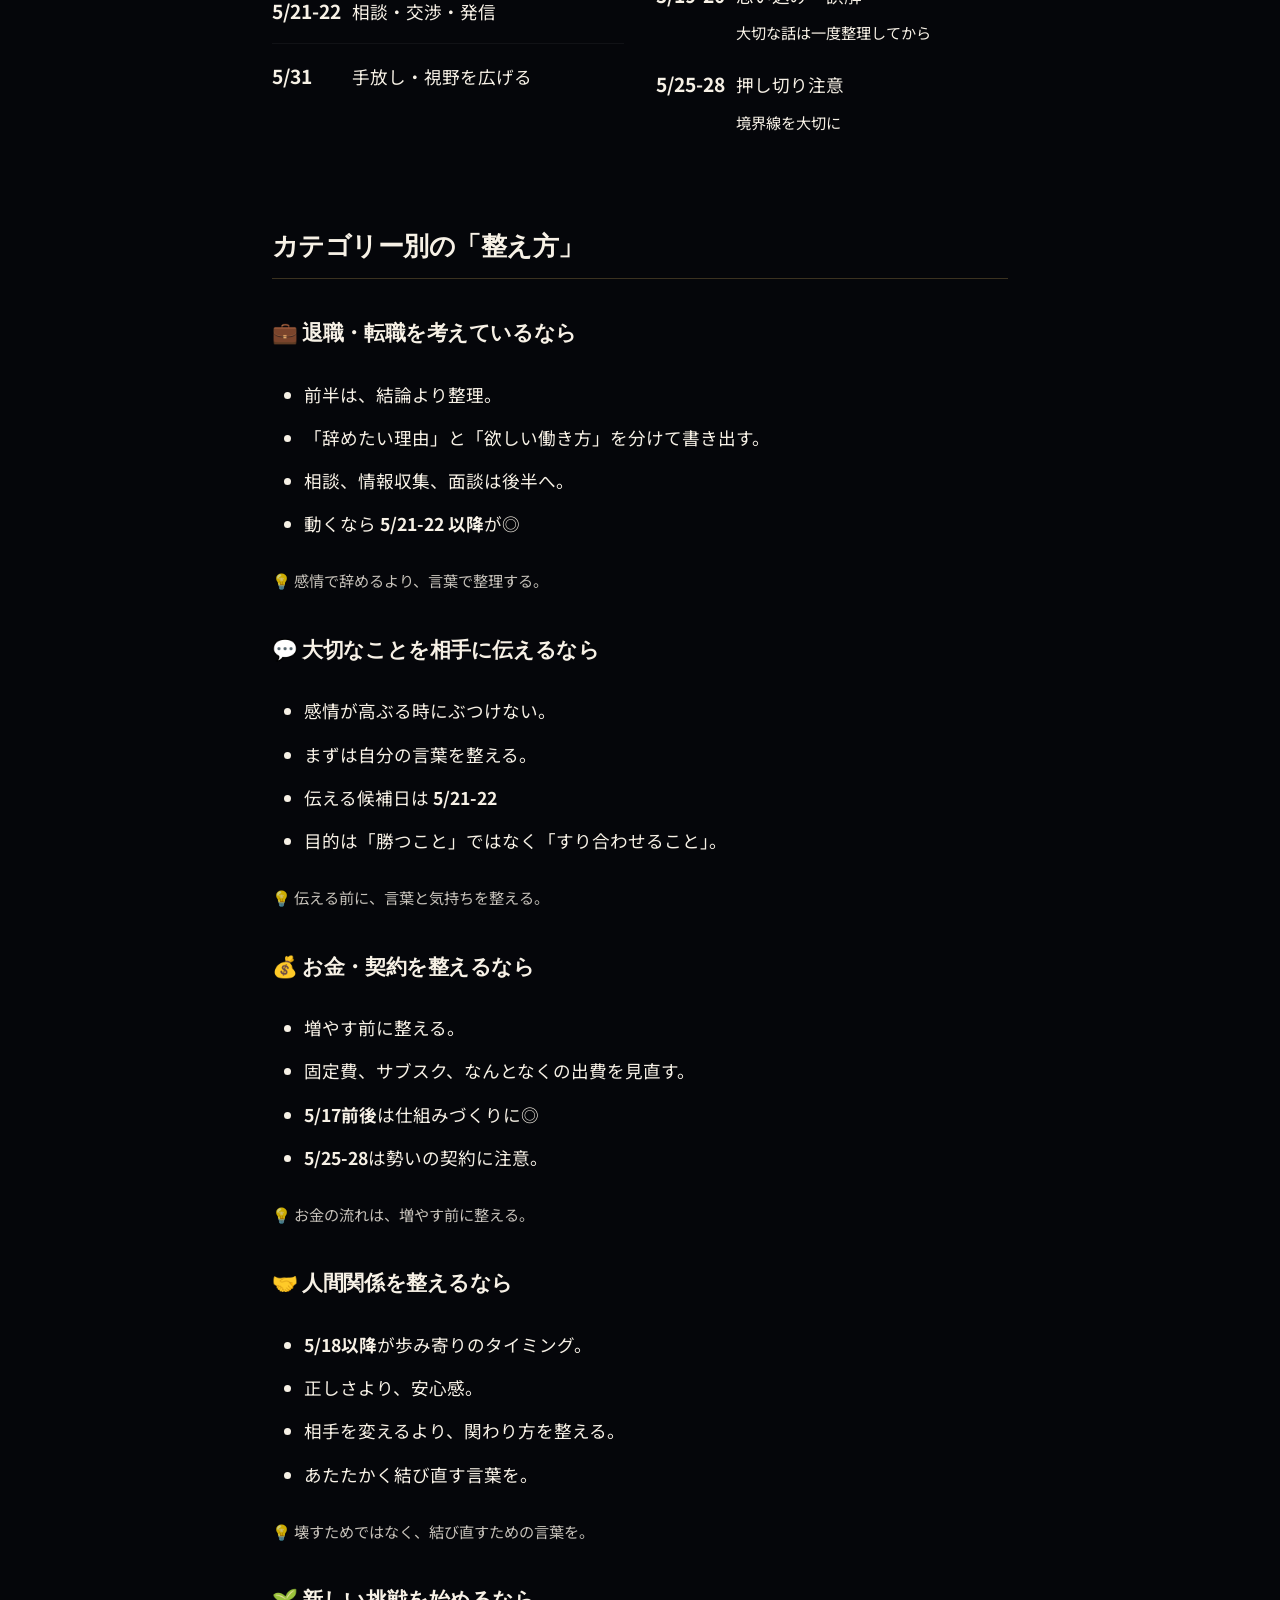
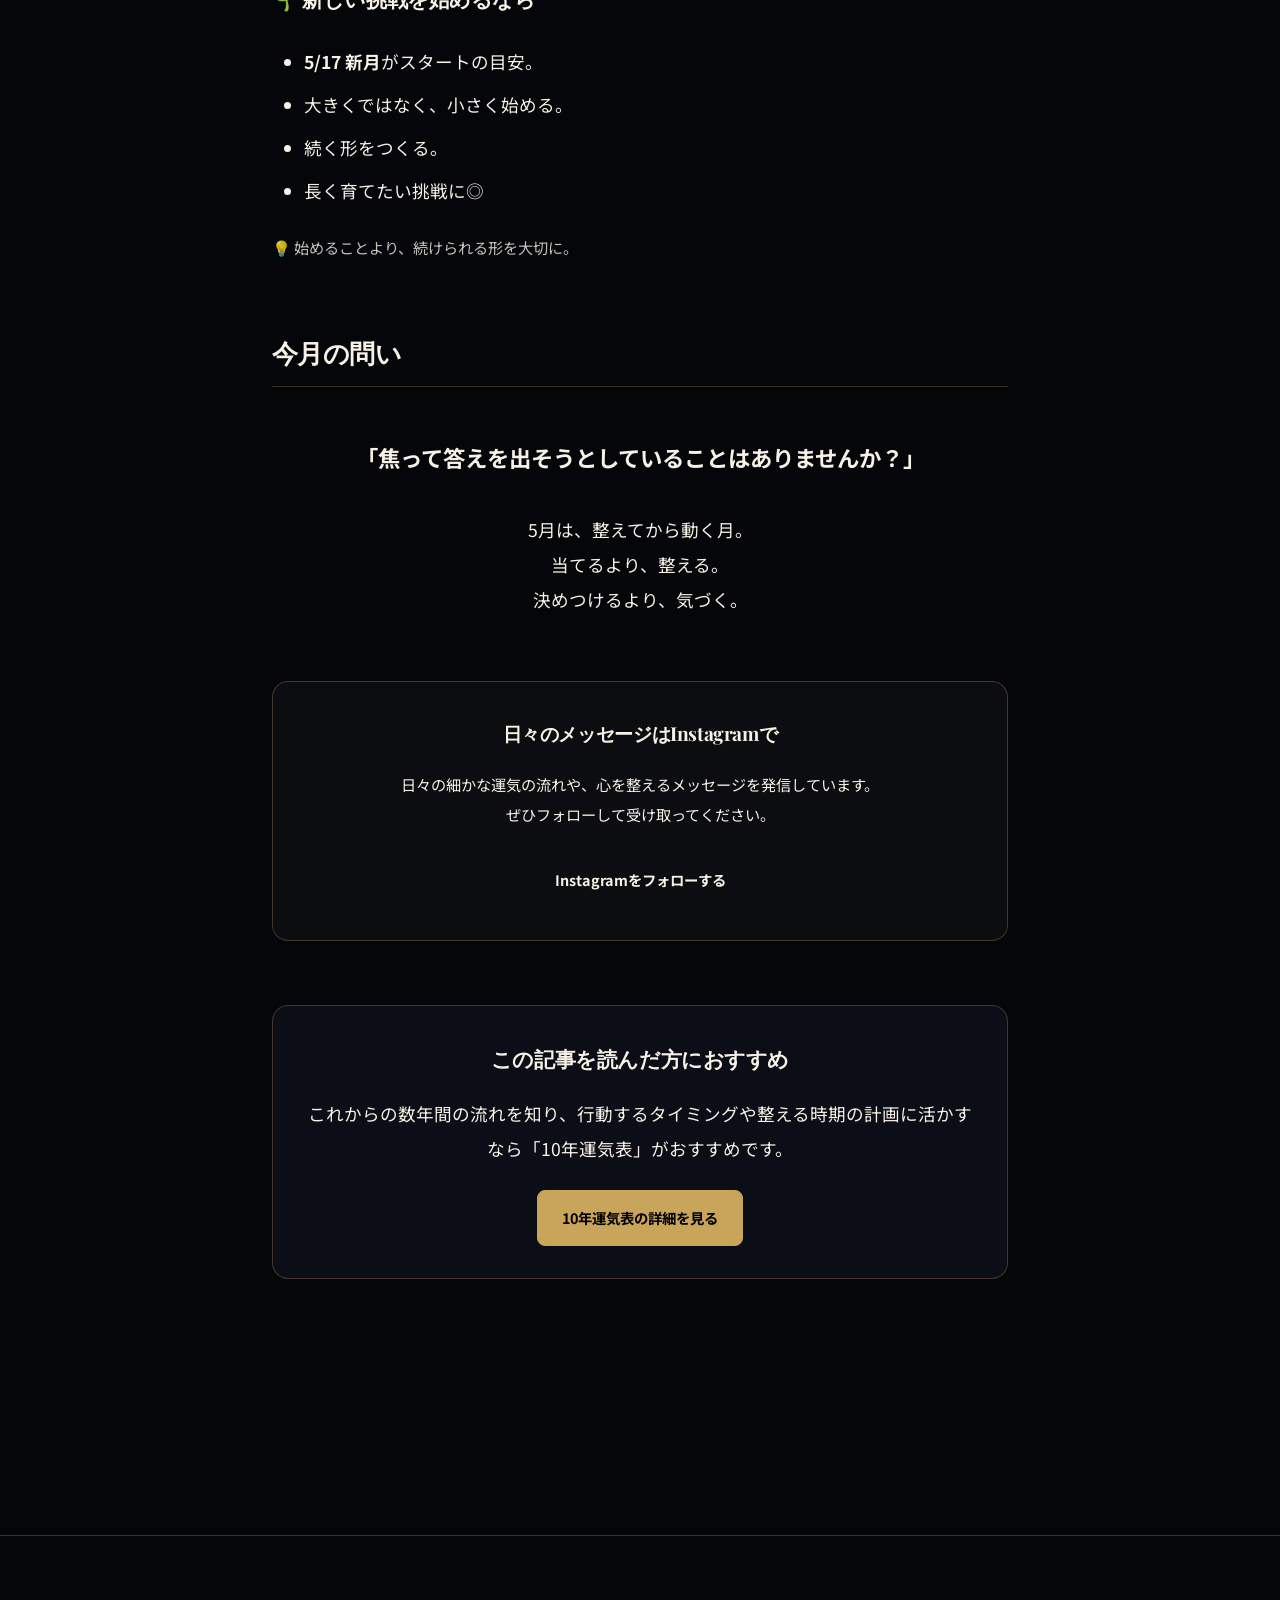
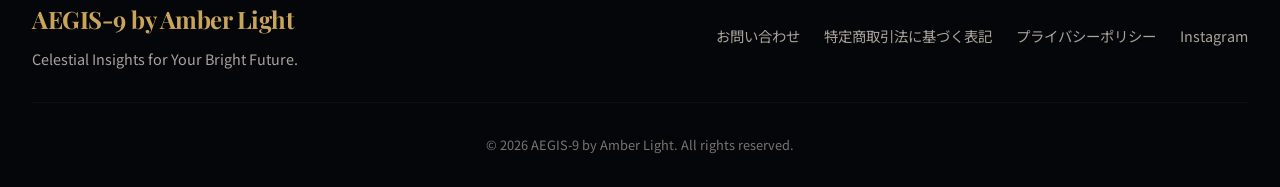
<file: monthly-guidance/2026-05.html>
<!DOCTYPE html>
<html lang="ja">
<head>
    <meta charset="UTF-8">
    <meta name="viewport" content="width=device-width, initial-scale=1.0">
    <title>2026年5月の整え方｜AEGIS-9月間ガイダンス | AEGIS-9 鑑定室</title>
    <meta name="description" content="2026年5月のテーマは「整えた土台から、言葉と行動を軽くする月」。暮らしや心の土台を整える前半と、言葉にして動き出す後半の流れ、おすすめの行動日・注意日を解説します。">
    
    <!-- OGP -->
    <meta property="og:title" content="2026年5月の整え方｜AEGIS-9月間ガイダンス | AEGIS-9 鑑定室">
    <meta property="og:description" content="2026年5月のテーマは「整えた土台から、言葉と行動を軽くする月」。暮らしや心の土台を整える前半と、言葉にして動き出す後半の流れ、おすすめの行動日・注意日を解説します。">
    <meta property="og:type" content="article">
    <meta property="og:url" content="https://aegis-09.amberlight.co.jp/monthly-guidance/2026-05.html">
    <meta property="og:image" content="https://aegis-09.amberlight.co.jp/ogp.png">
    <meta name="twitter:card" content="summary_large_image">

    <!-- Fonts -->
    <link href="https://fonts.googleapis.com/css2?family=Playfair+Display:wght@400;700&family=JetBrains+Mono:wght@300;500&family=Noto+Sans+JP:wght@300;400;700&display=swap" rel="stylesheet">
    
    <link rel="stylesheet" href="../index.css">
</head>
<body>
    <div class="glow-overlay"></div>

    <nav class="nav-bar">
        <div class="container nav-content">
            <a href="../index.html" class="logo">AEGIS-9</a>
            <div class="menu-toggle" aria-label="Toggle Menu">
                <span></span>
                <span></span>
                <span></span>
            </div>
            <ul class="nav-links">
                <li><a href="../index.html#about">The Report</a></li>
                <li><a href="../index.html#pricing">Menu</a></li>
                <li><a href="../index.html#pricing" class="btn-primary">鑑定に申し込む</a></li>
            </ul>
        </div>
    </nav>

    <main style="padding-top: 120px; min-height: 80vh;">
        <section class="section">
            <div class="container" style="max-width: 800px;">
                <h1 class="section-title" style="font-size: clamp(2rem, 3vw, 2.5rem); margin-bottom: 2rem;">2026年5月の整え方｜AEGIS-9月間ガイダンス</h1>
                <div class="article-content" style="font-size: 1.1rem; line-height: 2; color: var(--text-secondary);">
                    <p>当てるより、整える。決めつけるより、気づく。</p>
                    <p>AEGIS-9がお届けする今月のガイダンスでは、2026年5月を自分らしく、穏やかに過ごすための「整え方」のヒントを紐解きます。</p>

                    <h2 style="color: var(--text-primary); font-size: 1.6rem; margin: 3rem 0 1.5rem; border-bottom: 1px solid var(--glass-border); padding-bottom: 0.5rem;">5月のテーマ：整えた土台から、言葉と行動を軽くする月</h2>
                    <p>今月は、月の前半と後半で大きく空気が変わっていくタイミングです。</p>
                    
                    <div style="background: rgba(255, 255, 255, 0.03); border: 1px solid var(--glass-border); border-radius: 1rem; padding: 2rem; margin: 2rem 0;">
                        <h3 style="color: var(--accent-gold); margin-bottom: 1rem; font-size: 1.2rem; text-align: center;">前半：整える・見直す</h3>
                        <p style="text-align: center; margin-bottom: 0;">暮らし・身体・お金・心の土台</p>
                        <hr style="border: none; border-top: 1px solid rgba(255,255,255,0.1); margin: 1.5rem 0;">
                        <h3 style="color: var(--accent-cyan); margin-bottom: 1rem; font-size: 1.2rem; text-align: center;">後半：言葉にする・動き出す</h3>
                        <p style="text-align: center; margin-bottom: 0;">相談する・伝える・学ぶ・行動に移す</p>
                    </div>

                    <p>前半は焦って答えを出すよりも、まずは自分の内側や身の回りの環境を整えることに意識を向けてみましょう。後半になると、整えた土台の上で、言葉にすること、誰かに相談すること、想いを伝えること、そして実際に動き出すことに自然と流れが向いていきそうです。</p>

                    <h2 style="color: var(--text-primary); font-size: 1.6rem; margin: 3rem 0 1.5rem; border-bottom: 1px solid var(--glass-border); padding-bottom: 0.5rem;">使い方別おすすめ日＆慎重に扱いたい期間</h2>
                    <p>日付は、行動のタイミングを整えるための目安としてご活用ください。</p>
                    
                    <div style="display: grid; grid-template-columns: repeat(auto-fit, minmax(300px, 1fr)); gap: 2rem; margin: 2rem 0;">
                        <div>
                            <h3 style="color: var(--accent-cyan); font-size: 1.3rem; margin-bottom: 1rem;">おすすめ日</h3>
                            <ul style="list-style: none; padding: 0;">
                                <li style="margin-bottom: 0.8rem; border-bottom: 1px solid rgba(255,255,255,0.05); padding-bottom: 0.8rem;">
                                    <span style="color: var(--accent-gold); font-size: 1.2rem; font-weight: bold; display: inline-block; width: 80px;">5/5</span>月の目標を整える
                                </li>
                                <li style="margin-bottom: 0.8rem; border-bottom: 1px solid rgba(255,255,255,0.05); padding-bottom: 0.8rem;">
                                    <span style="color: var(--accent-gold); font-size: 1.2rem; font-weight: bold; display: inline-block; width: 80px;">5/17</span>新しいことを始める
                                </li>
                                <li style="margin-bottom: 0.8rem; border-bottom: 1px solid rgba(255,255,255,0.05); padding-bottom: 0.8rem;">
                                    <span style="color: var(--accent-gold); font-size: 1.2rem; font-weight: bold; display: inline-block; width: 80px;">5/18</span>人間関係を整える
                                </li>
                                <li style="margin-bottom: 0.8rem; border-bottom: 1px solid rgba(255,255,255,0.05); padding-bottom: 0.8rem;">
                                    <span style="color: var(--accent-gold); font-size: 1.2rem; font-weight: bold; display: inline-block; width: 80px;">5/21-22</span>相談・交渉・発信
                                </li>
                                <li style="margin-bottom: 0.8rem; padding-bottom: 0.8rem;">
                                    <span style="color: var(--accent-gold); font-size: 1.2rem; font-weight: bold; display: inline-block; width: 80px;">5/31</span>手放し・視野を広げる
                                </li>
                            </ul>
                        </div>
                        <div>
                            <h3 style="color: var(--text-primary); font-size: 1.3rem; margin-bottom: 1rem;">慎重に扱いたい期間</h3>
                            <ul style="list-style: none; padding: 0;">
                                <li style="margin-bottom: 1rem;">
                                    <span style="font-size: 1.2rem; font-weight: bold; display: inline-block; width: 80px;">5/1-2</span><span style="color: var(--text-primary);">感情の波</span><br>
                                    <span style="font-size: 0.95rem; margin-left: 80px;">衝動的な決断に注意</span>
                                </li>
                                <li style="margin-bottom: 1rem;">
                                    <span style="font-size: 1.2rem; font-weight: bold; display: inline-block; width: 80px;">5/4-7</span><span style="color: var(--text-primary);">言い過ぎ・抱え込みすぎ</span><br>
                                    <span style="font-size: 0.95rem; margin-left: 80px;">距離感を整える</span>
                                </li>
                                <li style="margin-bottom: 1rem;">
                                    <span style="font-size: 1.2rem; font-weight: bold; display: inline-block; width: 80px;">5/19-20</span><span style="color: var(--text-primary);">思い込み・誤解</span><br>
                                    <span style="font-size: 0.95rem; margin-left: 80px;">大切な話は一度整理してから</span>
                                </li>
                                <li style="margin-bottom: 1rem;">
                                    <span style="font-size: 1.2rem; font-weight: bold; display: inline-block; width: 80px;">5/25-28</span><span style="color: var(--text-primary);">押し切り注意</span><br>
                                    <span style="font-size: 0.95rem; margin-left: 80px;">境界線を大切に</span>
                                </li>
                            </ul>
                        </div>
                    </div>

                    <h2 style="color: var(--text-primary); font-size: 1.6rem; margin: 4rem 0 1.5rem; border-bottom: 1px solid var(--glass-border); padding-bottom: 0.5rem;">カテゴリー別の「整え方」</h2>

                    <h3 style="color: var(--accent-cyan); font-size: 1.3rem; margin: 2rem 0 1rem;">💼 退職・転職を考えているなら</h3>
                    <ul style="margin: 1.5rem 0 1.5rem 2rem;">
                        <li style="margin-bottom: 0.5rem;">前半は、結論より整理。</li>
                        <li style="margin-bottom: 0.5rem;">「辞めたい理由」と「欲しい働き方」を分けて書き出す。</li>
                        <li style="margin-bottom: 0.5rem;">相談、情報収集、面談は後半へ。</li>
                        <li style="margin-bottom: 0.5rem;">動くなら <strong>5/21-22 以降</strong>が◎</li>
                    </ul>
                    <p style="font-size: 0.95rem; opacity: 0.8;">💡 感情で辞めるより、言葉で整理する。</p>

                    <h3 style="color: var(--accent-cyan); font-size: 1.3rem; margin: 2rem 0 1rem;">💬 大切なことを相手に伝えるなら</h3>
                    <ul style="margin: 1.5rem 0 1.5rem 2rem;">
                        <li style="margin-bottom: 0.5rem;">感情が高ぶる時にぶつけない。</li>
                        <li style="margin-bottom: 0.5rem;">まずは自分の言葉を整える。</li>
                        <li style="margin-bottom: 0.5rem;">伝える候補日は <strong>5/21-22</strong></li>
                        <li style="margin-bottom: 0.5rem;">目的は「勝つこと」ではなく「すり合わせること」。</li>
                    </ul>
                    <p style="font-size: 0.95rem; opacity: 0.8;">💡 伝える前に、言葉と気持ちを整える。</p>

                    <h3 style="color: var(--accent-cyan); font-size: 1.3rem; margin: 2rem 0 1rem;">💰 お金・契約を整えるなら</h3>
                    <ul style="margin: 1.5rem 0 1.5rem 2rem;">
                        <li style="margin-bottom: 0.5rem;">増やす前に整える。</li>
                        <li style="margin-bottom: 0.5rem;">固定費、サブスク、なんとなくの出費を見直す。</li>
                        <li style="margin-bottom: 0.5rem;"><strong>5/17前後</strong>は仕組みづくりに◎</li>
                        <li style="margin-bottom: 0.5rem;"><strong>5/25-28</strong>は勢いの契約に注意。</li>
                    </ul>
                    <p style="font-size: 0.95rem; opacity: 0.8;">💡 お金の流れは、増やす前に整える。</p>

                    <h3 style="color: var(--accent-cyan); font-size: 1.3rem; margin: 2rem 0 1rem;">🤝 人間関係を整えるなら</h3>
                    <ul style="margin: 1.5rem 0 1.5rem 2rem;">
                        <li style="margin-bottom: 0.5rem;"><strong>5/18以降</strong>が歩み寄りのタイミング。</li>
                        <li style="margin-bottom: 0.5rem;">正しさより、安心感。</li>
                        <li style="margin-bottom: 0.5rem;">相手を変えるより、関わり方を整える。</li>
                        <li style="margin-bottom: 0.5rem;">あたたかく結び直す言葉を。</li>
                    </ul>
                    <p style="font-size: 0.95rem; opacity: 0.8;">💡 壊すためではなく、結び直すための言葉を。</p>

                    <h3 style="color: var(--accent-cyan); font-size: 1.3rem; margin: 2rem 0 1rem;">🌱 新しい挑戦を始めるなら</h3>
                    <ul style="margin: 1.5rem 0 1.5rem 2rem;">
                        <li style="margin-bottom: 0.5rem;"><strong>5/17 新月</strong>がスタートの目安。</li>
                        <li style="margin-bottom: 0.5rem;">大きくではなく、小さく始める。</li>
                        <li style="margin-bottom: 0.5rem;">続く形をつくる。</li>
                        <li style="margin-bottom: 0.5rem;">長く育てたい挑戦に◎</li>
                    </ul>
                    <p style="font-size: 0.95rem; opacity: 0.8;">💡 始めることより、続けられる形を大切に。</p>

                    <h2 style="color: var(--text-primary); font-size: 1.6rem; margin: 4rem 0 1.5rem; border-bottom: 1px solid var(--glass-border); padding-bottom: 0.5rem;">今月の問い</h2>
                    
                    <div style="text-align: center; margin: 3rem 0;">
                        <p style="font-size: 1.4rem; color: var(--accent-gold); font-weight: bold; margin-bottom: 2rem;">「焦って答えを出そうとしていることはありませんか？」</p>
                        <p>5月は、整えてから動く月。</p>
                        <p>当てるより、整える。<br>決めつけるより、気づく。</p>
                    </div>

                    <div style="margin: 4rem 0; padding: 2rem; background: rgba(255, 255, 255, 0.03); border: 1px solid var(--glass-border); border-radius: 1rem; text-align: center;">
                        <h3 style="color: var(--text-primary); margin-bottom: 1rem; font-size: 1.2rem;">日々のメッセージはInstagramで</h3>
                        <p style="margin-bottom: 1.5rem; font-size: 0.95rem;">日々の細かな運気の流れや、心を整えるメッセージを発信しています。<br>ぜひフォローして受け取ってください。</p>
                        <a href="https://www.instagram.com/aegis9.kantei/" target="_blank" rel="noopener noreferrer" class="btn-primary" style="display: inline-block; background: transparent; border: 1px solid var(--accent-gold); color: var(--accent-gold); padding: 0.8rem 2rem; border-radius: 2rem; text-decoration: none; transition: all 0.3s ease;">Instagramをフォローする</a>
                    </div>
                    
                    <div style="margin: 4rem 0; padding: 2rem; background: var(--glass-bg); border: 1px solid var(--glass-border); border-radius: 1rem; text-align: center;">
                        <h3 style="color: var(--accent-cyan); margin-bottom: 1rem; font-size: 1.3rem;">この記事を読んだ方におすすめ</h3>
                        <p style="margin-bottom: 1.5rem;">これからの数年間の流れを知り、行動するタイミングや整える時期の計画に活かすなら「10年運気表」がおすすめです。</p>
                        <a href="../index.html#ten-years" class="btn-primary">10年運気表の詳細を見る</a>
                    </div>
                </div>
            </div>
        </section>
    </main>

    <footer class="footer">
        <div class="container">
            <div class="footer-content">
                <div class="footer-brand">
                    <h3>AEGIS-9 by Amber Light</h3>
                    <p>Celestial Insights for Your Bright Future.</p>
                </div>
                <div class="footer-links">
                    <a href="../contact.html">お問い合わせ</a>
                    <a href="../legal.html">特定商取引法に基づく表記</a>
                    <a href="../privacy.html">プライバシーポリシー</a>
                    <a href="https://www.instagram.com/aegis9.kantei/" target="_blank" rel="noopener noreferrer">Instagram</a>
                </div>
            </div>
            <div class="copyright">
                &copy; 2026 AEGIS-9 by Amber Light. All rights reserved.
            </div>
        </div>
    </footer>

    <script src="../index.js"></script>
</body>
</html>
</file>
<file: index.css>
:root {
    --bg: #05060a;
    --bg-soft: #0b0f18;
    --card: #101521;
    --gold: #c9a45b;
    --gold-light: #e8d49a;
    --text: #f7f1e6;
    --muted: #aaa39a;
    --line: rgba(201, 164, 91, 0.28);
    --glass-bg: rgba(16, 21, 33, 0.6);
    --glass-border: var(--line);
    --font-main: 'Noto Sans JP', sans-serif;
    --font-heading: 'Playfair Display', serif;
    --font-mono: 'JetBrains Mono', monospace;
    --container-width: 1300px;
    --transition: all 0.4s cubic-bezier(0.165, 0.84, 0.44, 1);
}

* {
    margin: 0;
    padding: 0;
    box-sizing: border-box;
}

body {
    background-color: var(--bg);
    color: var(--text);
    font-family: var(--font-main);
    line-height: 1.6;
    overflow-x: hidden;
    -webkit-font-smoothing: antialiased;
}

body::before {
    content: '';
    position: fixed;
    top: 0;
    left: 0;
    width: 100%;
    height: 100%;
    background-image: url('bg-pc.png');
    background-size: cover;
    background-position: center top;
    background-repeat: no-repeat;
    z-index: -2;
    pointer-events: none;
}

.glow-overlay {
    position: fixed;
    top: 0;
    left: 0;
    width: 100%;
    height: 100%;
    background: radial-gradient(circle at 50% 50%, rgba(201, 164, 91, 0.03) 0%, transparent 80%);
    pointer-events: none;
    z-index: -1;
}

.container {
    max-width: var(--container-width);
    margin: 0 auto;
    padding: 0 2rem;
}

/* Typography */
h1, h2, h3 {
    font-family: var(--font-heading);
    letter-spacing: -0.02em;
}

.gradient-text {
    color: var(--gold-light);
    font-weight: 700;
}

/* Navigation */
.nav-bar {
    position: fixed;
    top: 0;
    width: 100%;
    z-index: 1000;
    padding: 1.5rem 0;
    background: rgba(5, 6, 10, 0.8);
    backdrop-filter: blur(10px);
    border-bottom: 1px solid var(--glass-border);
}

.nav-content {
    display: flex;
    justify-content: space-between;
    align-items: center;
}

.logo {
    font-family: var(--font-heading);
    font-size: 1.5rem;
    font-weight: 700;
    text-decoration: none;
    color: var(--gold);
    letter-spacing: 0.1em;
}

.nav-links {
    display: flex;
    list-style: none;
    gap: 2rem;
    align-items: center;
}

.nav-links a:not(.btn-primary) {
    text-decoration: none;
    color: var(--muted);
    font-size: 0.9rem;
    font-weight: 500;
    transition: var(--transition);
}

.nav-links a:hover {
    color: var(--gold);
}

.menu-toggle {
    display: none;
}

/* Hero Section */
.hero {
    padding: 12rem 0 8rem;
    position: relative;
    min-height: 100vh;
    display: flex;
    align-items: center;
}

.hero-container {
    display: flex;
    align-items: center;
    gap: 4rem;
}

.hero-text {
    flex: 1 1 50%;
    min-width: 0;
}

.hero-visual {
    flex: 1 1 50%;
    min-width: 0;
}

.badge {
    display: inline-block;
    padding: 0.5rem 1rem;
    background: rgba(201, 164, 91, 0.1);
    color: var(--gold);
    border-radius: 2rem;
    font-size: 0.8rem;
    font-weight: 700;
    text-transform: uppercase;
    letter-spacing: 0.1em;
    margin-bottom: 1.5rem;
    border: 1px solid rgba(201, 164, 91, 0.3);
}

.hero h1 {
    font-size: clamp(3rem, 5vw, 4.5rem);
    line-height: 1.1;
    margin-bottom: 2rem;
}

.hero p {
    font-size: 1.2rem;
    color: var(--muted);
    margin-bottom: 2.5rem;
    max-width: 500px;
}

.hero-btns {
    display: flex;
    gap: 1.5rem;
}

.hero-img {
    width: 100%;
    height: auto;
    border-radius: 1rem;
    box-shadow: 0 0 40px rgba(0, 0, 0, 0.5), 0 0 20px rgba(201, 164, 91, 0.1);
    animation: float 6s ease-in-out infinite;
}

@keyframes float {
    0%, 100% { transform: translateY(0); }
    50% { transform: translateY(-20px); }
}

/* Section Common */
.section {
    padding: 8rem 0;
}

.section-title {
    font-size: clamp(2.2rem, 4vw, 3rem);
    margin-bottom: 3rem;
}

.text-center { text-align: center; }

.comparison-img {
    max-width: 100%;
    height: auto;
    border-radius: 1rem;
}

/* Split View */
.split-view {
    display: flex;
    gap: 4rem;
    align-items: center;
}
.split-view.reverse {
    flex-direction: row-reverse;
}
.split-view > * {
    flex: 1;
    min-width: 0;
}

/* Features grid */
.features-grid {
    display: grid;
    grid-template-columns: repeat(3, 1fr);
    gap: 2rem;
}

.feature-card {
    background: var(--glass-bg);
    border: 1px solid var(--glass-border);
    padding: 3rem 2rem;
    border-radius: 1.5rem;
    transition: var(--transition);
}

/* Operator Section */
.operator-card {
    max-width: 800px;
    margin: 0 auto;
    background: var(--card);
    border: 1px solid var(--glass-border);
    border-radius: 2rem;
    padding: 4rem 3rem;
    position: relative;
    overflow: hidden;
}

.operator-card::before {
    content: '';
    position: absolute;
    top: 0; left: 0; width: 100%; height: 3px;
    background: linear-gradient(90deg, transparent, var(--gold), transparent);
}

.operator-content p {
    font-size: 1.1rem;
    line-height: 2.2;
    color: var(--text);
    text-align: center;
    margin-bottom: 2.5rem;
    letter-spacing: 0.03em;
}

.operator-content p:last-of-type {
    margin-bottom: 0;
}

.operator-signature {
    margin-top: 3.5rem;
    text-align: center;
    font-family: var(--font-heading);
    color: var(--gold);
    font-style: italic;
    font-size: 1.2rem;
    letter-spacing: 0.1em;
}

/* Sample Preview */
.report-preview-container {
    display: grid;
    grid-template-columns: repeat(3, 1fr);
    gap: 2.5rem;
}

.preview-card {
    background: var(--glass-bg);
    border: 1px solid var(--glass-border);
    padding: 2.5rem;
    border-radius: 1.5rem;
    height: 400px;
    display: flex;
    flex-direction: column;
    justify-content: flex-end;
    transition: var(--transition);
}

.preview-card:hover { border-color: var(--gold); transform: translateY(-10px); }

/* Pricing Table */
.pricing-table-container {
    max-width: 800px;
    margin: 4rem auto 0;
    background: var(--glass-bg);
    border: 1px solid var(--glass-border);
    border-radius: 1.5rem;
    padding: 3rem;
    position: relative;
}

.opening-campaign-badge {
    position: absolute;
    top: -15px;
    left: 50%;
    transform: translateX(-50%);
    background: linear-gradient(90deg, var(--gold), var(--gold-light));
    color: #000;
    padding: 0.5rem 2rem;
    border-radius: 2rem;
    font-size: 0.9rem;
    font-weight: 700;
    letter-spacing: 0.1em;
    box-shadow: 0 4px 15px rgba(201, 164, 91, 0.3);
    white-space: nowrap;
}

.pricing-table {
    width: 100%;
    border-collapse: collapse;
    margin-top: 1rem;
}

.pricing-table th, .pricing-table td {
    padding: 1.2rem 1rem;
    text-align: center;
    border-bottom: 1px solid var(--glass-border);
}

.pricing-table th {
    font-size: 0.9rem;
    color: var(--text-secondary);
    font-weight: 500;
    text-transform: uppercase;
    letter-spacing: 0.1em;
}

.pricing-table th:first-child, .pricing-table td:first-child {
    text-align: left;
}

.pricing-table td:first-child {
    font-size: 1.2rem;
    font-weight: 700;
    color: var(--text-primary);
}

.pricing-table .strike {
    text-decoration: line-through;
    color: var(--text-secondary);
    font-size: 1.1rem;
}

.pricing-table .highlight {
    color: var(--gold);
    font-size: 1.4rem;
    font-weight: 700;
}

.pricing-table tbody tr:last-child th,
.pricing-table tbody tr:last-child td {
    border-bottom: none;
}

/* Pricing Table Labels */
.menu-label {
    display: block;
    font-size: 0.75rem;
    color: var(--gold);
    margin-top: 0.4rem;
    font-weight: bold;
    letter-spacing: 0.05em;
}

/* Comparison Guide */
.comparison-guide {
    max-width: 700px;
    margin: 3rem auto 4rem;
    background: linear-gradient(145deg, rgba(255,255,255,0.05) 0%, rgba(0,0,0,0.5) 100%);
    border: 1px solid var(--glass-border);
    border-radius: 1.5rem;
    padding: 3rem;
    box-shadow: 0 10px 30px rgba(0,0,0,0.5);
}

.comparison-table-wrapper {
    overflow-x: auto;
    -webkit-overflow-scrolling: touch;
}

.comparison-table {
    width: 100%;
    border-collapse: separate;
    border-spacing: 0 0.8rem;
}

.comparison-table th {
    padding: 0 1rem 1rem;
    color: var(--text-secondary);
    font-weight: normal;
    font-size: 0.9rem;
    text-align: left;
    border-bottom: 1px solid var(--glass-border);
}

.comparison-table td {
    padding: 1.2rem 1.5rem;
    background: rgba(255,255,255,0.02);
    border-top: 1px solid var(--glass-border);
    border-bottom: 1px solid var(--glass-border);
    text-align: left;
    transition: var(--transition);
}

.comparison-table td:first-child {
    border-left: 1px solid var(--glass-border);
    border-top-left-radius: 0.8rem;
    border-bottom-left-radius: 0.8rem;
    color: var(--text-primary);
}

.comparison-table td:last-child {
    border-right: 1px solid var(--glass-border);
    border-top-right-radius: 0.8rem;
    border-bottom-right-radius: 0.8rem;
    text-align: right;
    font-weight: bold;
}

.comparison-table tbody tr:hover td {
    background: rgba(255,255,255,0.06);
    border-color: var(--line);
}

.text-gold {
    color: var(--gold) !important;
    text-decoration: none;
    transition: var(--transition);
    display: inline-block;
    padding: 0.5rem 1.2rem;
    border: 1px solid var(--line);
    border-radius: 2rem;
    font-size: 0.85rem;
    letter-spacing: 0.05em;
}

.text-gold:hover {
    background: rgba(201, 164, 91, 0.1);
    color: #fff !important;
    box-shadow: 0 0 15px rgba(201, 164, 91, 0.2);
    transform: translateY(-2px);
}

/* Menu Details Section */
.menu-details-list {
    margin-top: 5rem;
    display: flex;
    flex-direction: column;
    gap: 3rem;
}

.menu-detail-card {
    background: var(--glass-bg);
    border: 1px solid var(--glass-border);
    border-radius: 1.5rem;
    overflow: hidden;
    transition: var(--transition);
    display: flex;
    flex-direction: column;
}

.menu-card-image-wrapper {
    width: 100%;
    border-bottom: 1px solid var(--glass-border);
    background: #000;
}

.menu-card-image {
    width: 100%;
    height: auto;
    aspect-ratio: 1;
    object-fit: cover;
    display: block;
}

.menu-card-content {
    display: flex;
    flex-direction: column;
    flex: 1;
}

.menu-detail-card:hover {
    border-color: var(--line);
    transform: translateY(-5px);
}

@media (min-width: 992px) {
    .menu-detail-card {
        flex-direction: row;
        align-items: stretch;
    }
    .menu-card-image-wrapper {
        flex: 0 0 400px;
        border-right: 1px solid var(--glass-border);
        border-bottom: none;
        display: flex;
        align-items: center;
    }
}

.menu-detail-header {
    background: rgba(255, 255, 255, 0.02);
    border-bottom: 1px solid var(--glass-border);
    padding: 2rem 3rem;
    text-align: center;
}

.menu-detail-header h3 {
    font-size: 1.8rem;
    color: var(--gold);
    margin-bottom: 0.5rem;
    letter-spacing: 0.05em;
}

.menu-subtitle {
    font-size: 1rem;
    color: var(--text-secondary);
    font-weight: 500;
}

.menu-detail-body {
    padding: 3rem;
}

.menu-detail-body p {
    margin-bottom: 1.2rem;
    color: var(--text-primary);
    line-height: 1.8;
}

.menu-quote {
    background: rgba(201, 164, 91, 0.05);
    border-left: 3px solid var(--gold);
    padding: 1.5rem;
    margin: 2rem 0;
    font-style: italic;
    color: var(--muted);
    border-radius: 0 0.5rem 0.5rem 0;
    line-height: 1.8;
}

.menu-lists-grid {
    display: grid;
    grid-template-columns: 1fr 1fr;
    gap: 2rem;
    margin: 3rem 0;
}

.menu-list-box {
    background: rgba(0, 0, 0, 0.2);
    padding: 2rem;
    border-radius: 1rem;
    border: 1px solid rgba(255,255,255,0.05);
}

.menu-list-box h4 {
    color: var(--gold);
    margin-bottom: 1.5rem;
    font-size: 1.1rem;
    letter-spacing: 0.05em;
    border-bottom: 1px solid var(--line);
    padding-bottom: 0.5rem;
}

.menu-list-box ul {
    list-style: none;
}

.menu-list-box li {
    position: relative;
    padding-left: 1.5rem;
    margin-bottom: 0.8rem;
    color: var(--text-secondary);
    font-size: 0.95rem;
}

.menu-list-box li::before {
    content: "・";
    position: absolute;
    left: 0;
    color: var(--gold);
}

.menu-detail-action {
    display: flex;
    justify-content: space-between;
    align-items: center;
    margin-top: 3rem;
    padding-top: 2rem;
    border-top: 1px solid var(--glass-border);
}

.menu-price-display {
    display: flex;
    flex-direction: column;
    gap: 0.3rem;
}

.menu-price-display .strike {
    text-decoration: line-through;
    color: var(--text-secondary);
    font-size: 0.9rem;
}

.menu-price-display .highlight {
    color: var(--gold);
    font-size: 1.5rem;
    font-weight: 700;
}

.btn-primary, .btn-outline {
    display: inline-block;
    padding: 0.8rem 1.5rem;
    border-radius: 0.5rem;
    font-weight: 700;
    text-decoration: none;
    font-size: 0.9rem;
    transition: var(--transition);
}

.btn-primary { background: var(--gold); color: #000; border: 1px solid var(--gold); }
.btn-outline { background: transparent; border: 1px solid var(--gold); color: var(--gold); }
.btn-outline:hover { background: rgba(201, 164, 91, 0.1); color: var(--gold); }
.btn-primary:hover { background: var(--gold-light); border-color: var(--gold-light); }

.btn-line {
    display: inline-flex;
    align-items: center;
    justify-content: center;
    gap: 0.5rem;
    background: #06C755;
    color: #ffffff;
    padding: 0.8rem 2rem;
    border-radius: 0.5rem;
    font-weight: 700;
    text-decoration: none;
    font-size: 1rem;
    transition: var(--transition);
    border: none;
}
.btn-line:hover {
    transform: translateY(-2px);
    box-shadow: 0 4px 15px rgba(6, 199, 85, 0.4);
    color: #ffffff;
}

/* FAQ Section */
/* Flow Section */
.flow-container {
    max-width: 600px;
    margin: 0 auto;
    display: flex;
    flex-direction: column;
    gap: 1.5rem;
}

.flow-step {
    display: flex;
    align-items: center;
    background: linear-gradient(145deg, rgba(255,255,255,0.05) 0%, rgba(0,0,0,0.5) 100%);
    border: 1px solid var(--glass-border);
    border-radius: 1rem;
    padding: 2rem;
    position: relative;
    transition: var(--transition);
    z-index: 1;
}

.flow-step:not(:last-child)::after {
    content: '';
    position: absolute;
    top: 100%;
    left: 3rem; /* 2rem padding + 22.5px half-width */
    width: 2px;
    height: 1.5rem;
    background: linear-gradient(to bottom, var(--gold), transparent);
    z-index: 0;
    opacity: 0.5;
}

.flow-step:hover {
    background: rgba(255,255,255,0.08);
    border-color: var(--line);
    transform: translateX(5px);
    box-shadow: 0 10px 20px rgba(0,0,0,0.3);
}

.flow-number {
    width: 45px;
    height: 45px;
    background: linear-gradient(135deg, #111, #222);
    border: 1px solid var(--gold);
    color: var(--gold);
    border-radius: 50%;
    display: flex;
    align-items: center;
    justify-content: center;
    font-weight: bold;
    font-size: 1.2rem;
    flex-shrink: 0;
    margin-right: 2rem;
    box-shadow: 0 0 15px rgba(201, 164, 91, 0.15);
}

.flow-content h3 {
    font-size: 1.1rem;
    margin-bottom: 0.5rem;
    color: var(--text-primary);
    letter-spacing: 0.05em;
}

.flow-content p {
    font-size: 0.95rem;
    color: var(--text-secondary);
    margin: 0;
    line-height: 1.6;
}

.faq-container {
    max-width: 800px;
    margin: 4rem auto 0;
    display: flex;
    flex-direction: column;
    gap: 1rem;
}

.faq-item {
    background: var(--glass-bg);
    border: 1px solid var(--glass-border);
    border-radius: 1rem;
    overflow: hidden;
    transition: var(--transition);
}

.faq-item:hover {
    border-color: var(--line);
}

.faq-question {
    padding: 1.5rem 2rem;
    cursor: pointer;
    display: flex;
    justify-content: space-between;
    align-items: center;
}

.faq-question h3 {
    font-size: 1.1rem;
    font-weight: 500;
    margin: 0;
    color: var(--text-primary);
}

.faq-question::after {
    content: "";
    width: 14px;
    height: 14px;
    background: linear-gradient(var(--gold), var(--gold)) center/2px 100% no-repeat,
                linear-gradient(var(--gold), var(--gold)) center/100% 2px no-repeat;
    transition: transform 0.3s ease;
}

.faq-item.active .faq-question::after {
    transform: rotate(45deg);
}

.faq-answer {
    max-height: 0;
    overflow: hidden;
    transition: max-height 0.4s ease, padding 0.4s ease;
    padding: 0 2rem;
}

.faq-item.active .faq-answer {
    max-height: 1000px;
    padding: 0 2rem 1.5rem 2rem;
}

.faq-answer p {
    color: var(--text-secondary);
    margin-bottom: 1rem;
    line-height: 1.6;
    font-size: 0.95rem;
}

.faq-answer p:last-child {
    margin-bottom: 0;
}

/* Mobile */
@media (max-width: 768px) {
    body::before {
        background-image: url('bg-sp.png');
    }
    
    /* Menu Toggle Button */
    .menu-toggle { display: flex; flex-direction: column; justify-content: space-between; width: 28px; height: 20px; cursor: pointer; z-index: 1001; }
    .menu-toggle span { display: block; width: 100%; height: 2px; background-color: var(--gold); transition: var(--transition); border-radius: 2px; }
    .menu-toggle.active span:nth-child(1) { transform: translateY(9px) rotate(45deg); }
    .menu-toggle.active span:nth-child(2) { opacity: 0; }
    .menu-toggle.active span:nth-child(3) { transform: translateY(-9px) rotate(-45deg); }

    /* Nav Links Mobile */
    .nav-links { position: fixed; top: 0; left: 0; width: 100%; height: 100vh; background: rgba(5, 5, 5, 0.98); backdrop-filter: blur(10px); flex-direction: column; justify-content: center; gap: 3rem; opacity: 0; pointer-events: none; transition: var(--transition); z-index: 1000; margin: 0; padding: 0; }
    .nav-links.active { opacity: 1; pointer-events: all; }
    .nav-links a { font-size: 1.5rem; }

    /* Typography & Hero */
    .hero h1 { font-size: clamp(2.2rem, 8vw, 3rem); margin-bottom: 1.5rem; }
    .hero p { font-size: 1rem; margin-bottom: 2rem; }

    /* Split View */
    .split-view, .split-view.reverse { flex-direction: column; gap: 2.5rem; }

    /* Pricing Table Scroll Fix */
    .pricing-table-container { overflow-x: visible; padding: 2rem 0.5rem; border-radius: 1rem; text-align: center; }
    .pricing-table { min-width: auto; width: 100%; margin: 0 auto; }

    .pricing-table th, .pricing-table td { padding: 0.8rem 0.2rem; text-align: center; font-size: 0.85rem; }
    .pricing-table td:first-child { font-size: 0.9rem; text-align: left; }
    .pricing-table .highlight { font-size: 1.1rem; }
    .opening-campaign-badge { position: relative; top: 0; transform: none; left: 0; display: inline-block; margin-bottom: 1rem; font-size: 0.8rem; padding: 0.4rem 1rem; white-space: normal; }
    .hero-container { flex-direction: column; text-align: center; gap: 3rem; }
    .hero-visual { display: none; }
    .features-grid, .report-preview-container { grid-template-columns: 1fr; }
    
    .operator-card { padding: 3rem 1.5rem; }
    .operator-content p { font-size: 1rem; line-height: 2; }
    
    .menu-detail-header { padding: 1.5rem; }
    .menu-detail-body { padding: 1.5rem; }
    .menu-lists-grid { grid-template-columns: 1fr; gap: 1.5rem; }
    .menu-detail-action { flex-direction: column; gap: 1.5rem; text-align: center; }
    .menu-price-display { align-items: center; }
}

.label {
    position: absolute;
    top: -12px;
    left: 50%;
    transform: translateX(-50%);
    background: var(--gold);
    color: #000;
    padding: 0.25rem 1rem;
    border-radius: 1rem;
    font-size: 0.7rem;
    font-weight: 700;
}

.scroll-indicator-wrap {
    position: absolute;
    bottom: 2rem;
    left: 50%;
    transform: translateX(-50%);
    text-align: center;
}

.scroll-dot { width: 2px; height: 30px; background: linear-gradient(to bottom, var(--gold), transparent); margin: 10px auto; }

/* Footer Styles */
.footer {
    padding: 4rem 0 2rem;
    border-top: 1px solid var(--glass-border);
    margin-top: 4rem;
}

.footer-content {
    display: flex;
    justify-content: space-between;
    align-items: center;
    margin-bottom: 2rem;
    flex-wrap: wrap;
    gap: 2rem;
}

.footer-brand h3 {
    font-family: 'Playfair Display', serif;
    font-size: 1.5rem;
    color: var(--gold);
    margin-bottom: 0.5rem;
}

.footer-brand p {
    color: var(--muted);
    font-size: 0.9rem;
}

.footer-links {
    display: flex;
    gap: 1.5rem;
    flex-wrap: wrap;
}

.footer-links a {
    color: var(--muted);
    text-decoration: none;
    font-size: 0.9rem;
    transition: color 0.3s ease;
}

.footer-links a:hover {
    color: var(--text);
}

.copyright {
    text-align: center;
    color: var(--muted);
    font-size: 0.8rem;
    opacity: 0.7;
    padding-top: 2rem;
    border-top: 1px solid rgba(255, 255, 255, 0.05);
}

@media (max-width: 768px) {
    .footer-content {
        flex-direction: column;
        text-align: center;
    }
    .footer-links {
        justify-content: center;
        gap: 1rem;
    }
}
</file>
